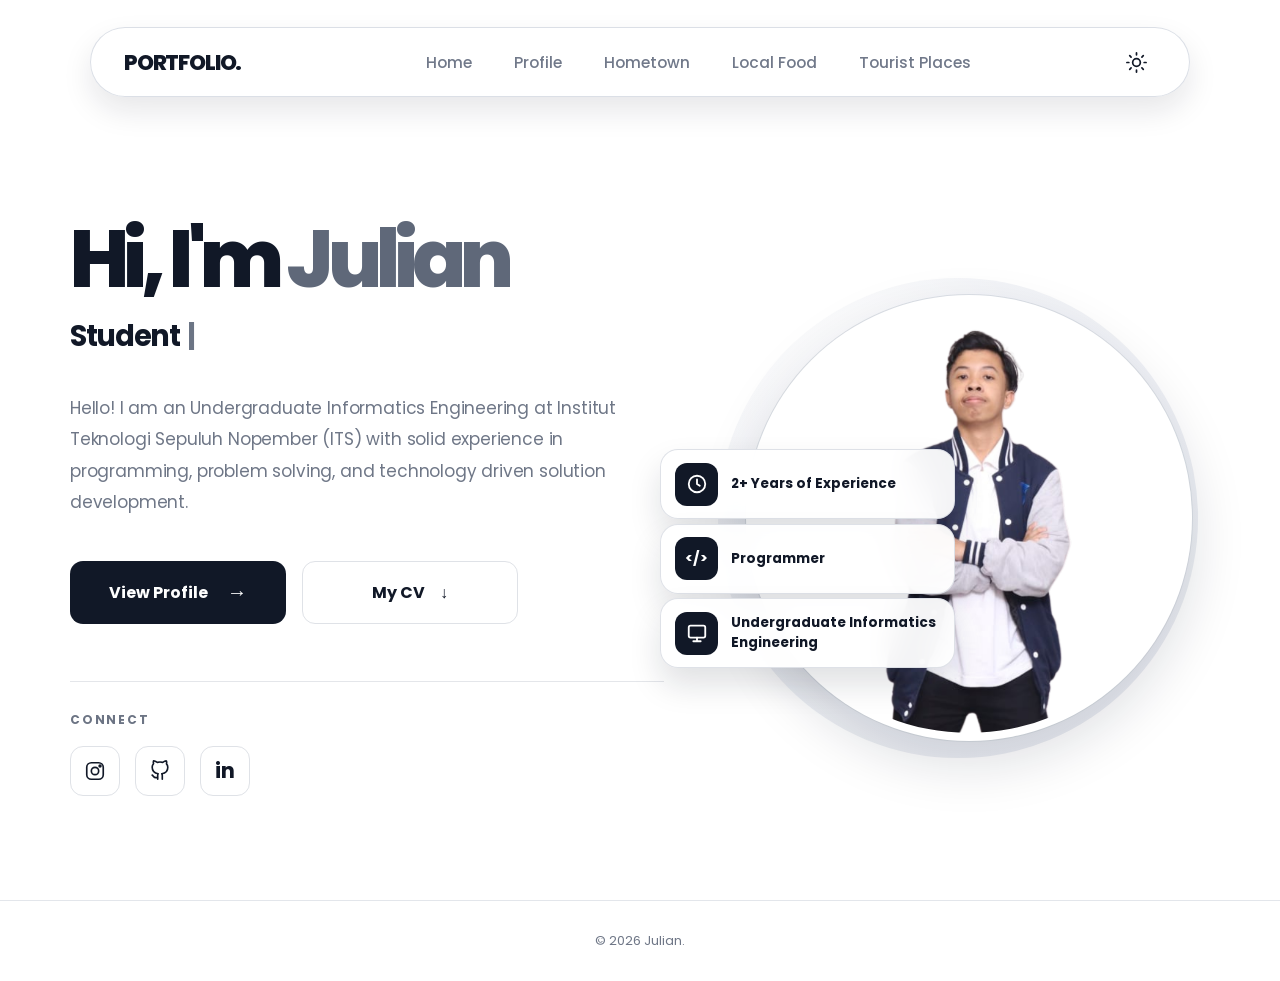
<file: semester-3/pweb/quiz-1/index.html>
<!DOCTYPE html>
<html lang="id">
<head>
    <meta charset="UTF-8">
    <meta name="viewport" content="width=device-width, initial-scale=1.0">
    <title>Julian | Homepage</title>
    <link rel="preconnect" href="https://fonts.googleapis.com">
    <link rel="preconnect" href="https://fonts.gstatic.com" crossorigin>
    <link href="https://fonts.googleapis.com/css2?family=Poppins:wght@400;500;600;700;800&display=swap" rel="stylesheet">
    <link rel="stylesheet" href="style.css">
</head>

<body>

<header class="site-header">
    <nav class="navbar">
        <a href="/quiz1/" class="brand">PORTFOLIO.</a>

        <div class="nav-links" id="navLinks">
            <a href="index.html" class="nav-link">Home</a>
            <a href="profile.html" class="nav-link">Profile</a>
            <a href="hometown.html" class="nav-link">Hometown</a>
            <a href="food.html" class="nav-link">Local Food</a>
            <a href="tourist.html" class="nav-link">Tourist Places</a>
        </div>

        <button class="theme-button" id="themeButton" aria-label="Ubah tema">
            <svg class="sun-icon" viewBox="0 0 24 24">
                <circle cx="12" cy="12" r="4"></circle>
                <path d="M12 2v2M12 20v2M4.93 4.93l1.42 1.42M17.65 17.65l1.42 1.42M2 12h2M20 12h2M4.93 19.07l1.42-1.42M17.65 6.35l1.42-1.42"></path>
            </svg>
        </button>

        <button class="hamburger" id="hamburger" aria-label="Buka menu">
            <span></span>
            <span></span>
            <span></span>
        </button>
    </nav>
</header>

<main>
    <section class="hero" id="home">
        <div class="hero-inner">
            <div class="hero-copy">
                <h1>
                    Hi, I'm <span>Julian</span>
                </h1>

                <div class="role-line">
                    <span id="typedRole"></span>
                    <span class="typing-cursor">|</span>
                </div>

                <p class="intro">
                    Hello! I am an Undergraduate Informatics Engineering at Institut Teknologi Sepuluh Nopember (ITS)
                    with solid experience in programming, problem solving, and technology driven solution development.
                </p>

                <div class="hero-actions">
                    <a href="profile.html" class="button primary">
                        <span>View Profile</span>
                        <span class="arrow">→</span>
                    </a>

                    <a href="https://drive.google.com/uc?export=download&id=1YQqfUahk7hrCaoN_8ORYMqxEIJFrypix" class="button secondary">
                        <span>My CV</span>
                        <span>↓</span>
                    </a>

                </div>
                <div class="connect">
                    <div class="connect-line"></div>
                    <p>CONNECT</p>
                    <div class="socials">
                        <a href="https://instagram.com/juliandc__"
                           aria-label="Instagram"
                           class="social">
                            <svg viewBox="0 0 24 24">
                                <rect x="3" y="3" width="18" height="18" rx="5"></rect>
                                <circle cx="12" cy="12" r="4"></circle>
                                <circle cx="17.5" cy="6.5" r="1"></circle>
                            </svg>
                        </a>

                        <a href="https://github.com/juliandacp"
                           aria-label="GitHub"
                           class="social">
                            <svg viewBox="0 0 24 24">
                                <path d="M9 19c-4 1.3-4-2-5.5-2.5M14.5 21v-3.5c0-1 .1-1.5-.5-2.5 3.2-.35 6.5-1.55 6.5-7a5.45 5.45 0 0 0-1.45-3.8A5.05 5.05 0 0 0 19 1.1S17.8.7 15 2.55a13.6 13.6 0 0 0-6 0C6.2.7 5 .95 5 .95a5.05 5.05 0 0 0-.05 3.1A5.45 5.45 0 0 0 3.5 8c0 5.4 3.3 6.6 6.5 7-.6.8-.6 1.5-.5 2.5V21"></path>
                            </svg>
                        </a>

                        <a href="https:/linkedin.com/in/juliandacp"
                           aria-label="LinkedIn"
                           class="social linkedin">in
                        </a>
                    </div>
                </div>
            </div>

            <div class="hero-art">
                <div class="glow-circle"></div>
                <div class="portrait-ring">
                    <img src="assets/profile.png" alt="Julianda Caesar Prakoso">
                </div>

                <div class="floating-info info-one">
                    <div class="info-icon clock">
                        <svg viewBox="0 0 24 24">
                            <circle cx="12" cy="12" r="9"></circle>
                            <path d="M12 7v5l3 2"></path>
                        </svg>
                    </div>
                    <span> 2+ Years of Experience </span>
                </div>

                <div class="floating-info info-two">
                    <div class="info-icon code"> &lt;/&gt; </div>
                    <span> Programmer </span>
                </div>

                <div class="floating-info info-three">
                    <div class="info-icon monitor">
                        <svg viewBox="0 0 24 24">
                            <rect x="3" y="4" width="18" height="13" rx="2"></rect>
                            <path d="M8 21h8M12 17v4"></path>
                        </svg>
                    </div>
                    <span> Undergraduate Informatics Engineering </span>
                </div>
            </div>
        </div>
    </section>
</main>

<footer>
    © <span id="year"></span> Julian.
</footer>

<script src="script.js"></script>

</body>
</html>
</file>
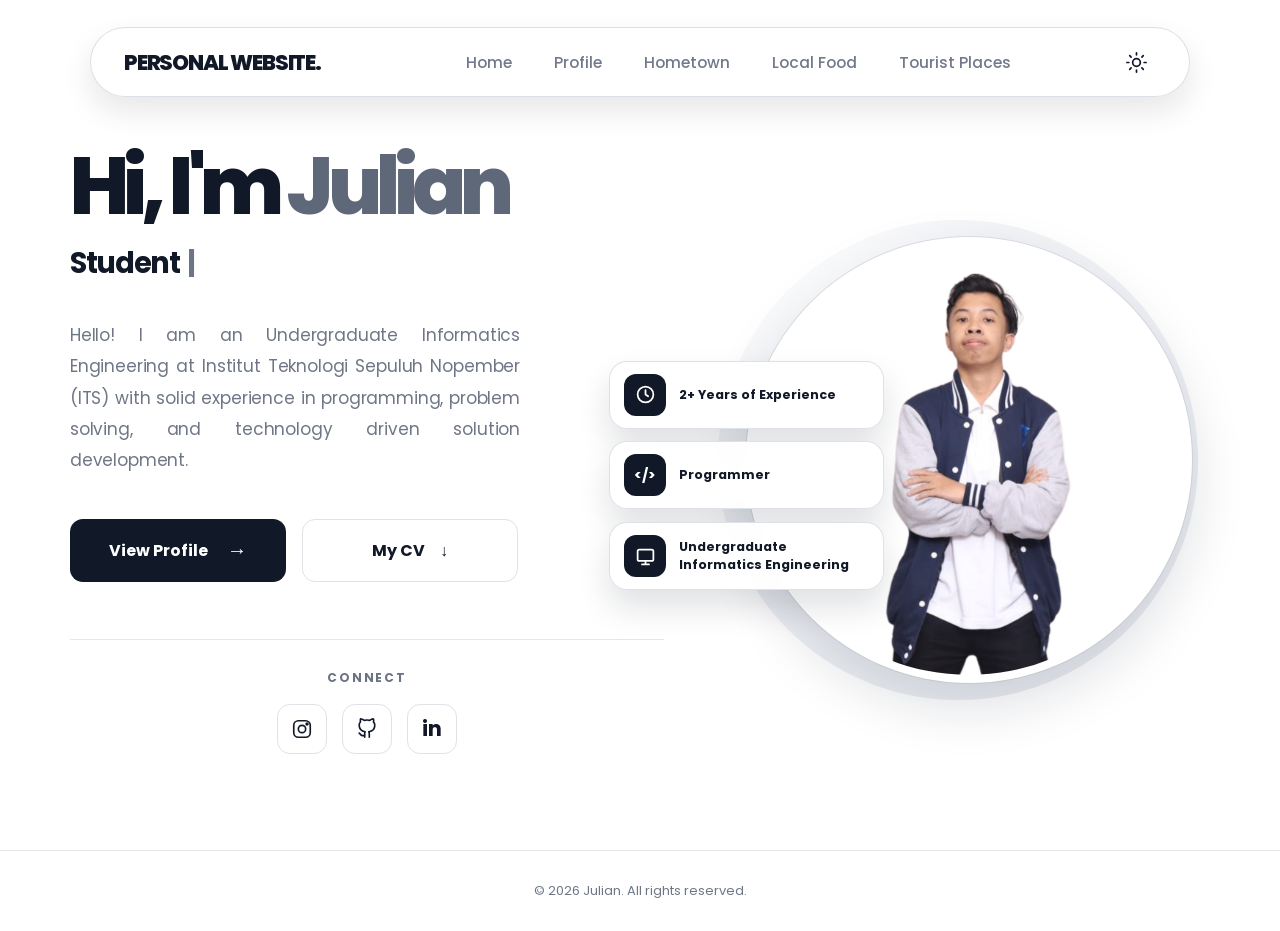
<file: semester-3/pweb/quiz1/index.html>
<!DOCTYPE html>
<html lang="id">
<head>
    <meta charset="UTF-8">
    <meta name="viewport" content="width=device-width, initial-scale=1.0">
    <title>Julian | Homepage</title>
    <link rel="preconnect" href="https://fonts.googleapis.com">
    <link rel="preconnect" href="https://fonts.gstatic.com" crossorigin>
    <link href="https://fonts.googleapis.com/css2?family=Poppins:wght@400;500;600;700;800&display=swap" rel="stylesheet">
    <link rel="stylesheet" href="style.css">
</head>

<body>

<header class="site-header">
    <nav class="navbar">
        <a href="/quiz1/" class="brand">PERSONAL WEBSITE.</a>

        <div class="nav-links" id="navLinks">
            <a href="/quiz1/" class="nav-link">Home</a>
            <a href="/quiz1/profile" class="nav-link">Profile</a>
            <a href="/quiz1/hometown" class="nav-link">Hometown</a>
            <a href="/quiz1/food" class="nav-link">Local Food</a>
            <a href="/quiz1/tourist" class="nav-link">Tourist Places</a>
        </div>

        <button class="theme-button" id="themeButton" aria-label="Ubah tema">
            <svg class="sun-icon" viewBox="0 0 24 24">
                <circle cx="12" cy="12" r="4"></circle>
                <path d="M12 2v2M12 20v2M4.93 4.93l1.42 1.42M17.65 17.65l1.42 1.42M2 12h2M20 12h2M4.93 19.07l1.42-1.42M17.65 6.35l1.42-1.42"></path>
            </svg>
        </button>

        <button class="hamburger" id="hamburger" aria-label="Buka menu">
            <span></span>
            <span></span>
            <span></span>
        </button>
    </nav>
</header>

<main>
    <section class="hero" id="home">
        <div class="hero-inner">
            <div class="hero-copy">
                <h1>
                    Hi, I'm <span>Julian</span>
                </h1>

                <div class="role-line">
                    <span id="typedRole"></span>
                    <span class="typing-cursor">|</span>
                </div>

                <p class="intro">
                    Hello! I am an Undergraduate Informatics Engineering at Institut Teknologi Sepuluh Nopember (ITS)
                    with solid experience in programming, problem solving, and technology driven solution development.
                </p>

                <div class="hero-actions">
                    <a href="/quiz1/profile" class="button primary">
                        <span>View Profile</span>
                        <span class="arrow">→</span>
                    </a>

                    <a href="https://drive.google.com/uc?export=download&id=1YQqfUahk7hrCaoN_8ORYMqxEIJFrypix" class="button secondary">
                        <span>My CV</span>
                        <span>↓</span>
                    </a>

                </div>
                <div class="connect">
                    <div class="connect-line"></div>
                    <p>CONNECT</p>
                    <div class="socials">
                        <a href="https://instagram.com/juliandc__"
                           aria-label="Instagram"
                           class="social">
                            <svg viewBox="0 0 24 24">
                                <rect x="3" y="3" width="18" height="18" rx="5"></rect>
                                <circle cx="12" cy="12" r="4"></circle>
                                <circle cx="17.5" cy="6.5" r="1"></circle>
                            </svg>
                        </a>

                        <a href="https://github.com/juliandacp"
                           aria-label="GitHub"
                           class="social">
                            <svg viewBox="0 0 24 24">
                                <path d="M9 19c-4 1.3-4-2-5.5-2.5M14.5 21v-3.5c0-1 .1-1.5-.5-2.5 3.2-.35 6.5-1.55 6.5-7a5.45 5.45 0 0 0-1.45-3.8A5.05 5.05 0 0 0 19 1.1S17.8.7 15 2.55a13.6 13.6 0 0 0-6 0C6.2.7 5 .95 5 .95a5.05 5.05 0 0 0-.05 3.1A5.45 5.45 0 0 0 3.5 8c0 5.4 3.3 6.6 6.5 7-.6.8-.6 1.5-.5 2.5V21"></path>
                            </svg>
                        </a>

                        <a href="https://linkedin.com/in/juliandacp"
                           aria-label="LinkedIn"
                           class="social linkedin">in
                        </a>
                    </div>
                </div>
            </div>

            <div class="hero-art">
                <div class="portrait-stage">
                    <div class="glow-circle"></div>
                    <div class="portrait-ring">
                        <img src="assets/profile.png" alt="Julianda Caesar Prakoso">
                    </div>
                </div>

                <div class="floating-info info-one">
                    <div class="info-icon clock">
                        <svg viewBox="0 0 24 24">
                            <circle cx="12" cy="12" r="9"></circle>
                            <path d="M12 7v5l3 2"></path>
                        </svg>
                    </div>
                    <span> 2+ Years of Experience </span>
                </div>

                <div class="floating-info info-two">
                    <div class="info-icon code"> &lt;/&gt; </div>
                    <span> Programmer </span>
                </div>

                <div class="floating-info info-three">
                    <div class="info-icon monitor">
                        <svg viewBox="0 0 24 24">
                            <rect x="3" y="4" width="18" height="13" rx="2"></rect>
                            <path d="M8 21h8M12 17v4"></path>
                        </svg>
                    </div>
                    <span> Undergraduate Informatics Engineering </span>
                </div>
            </div>
        </div>
    </section>
</main>

<footer>
    © <span id="year"></span> Julian. All rights reserved.
</footer>

<script src="script.js"></script>

</body>
</html>
</file>
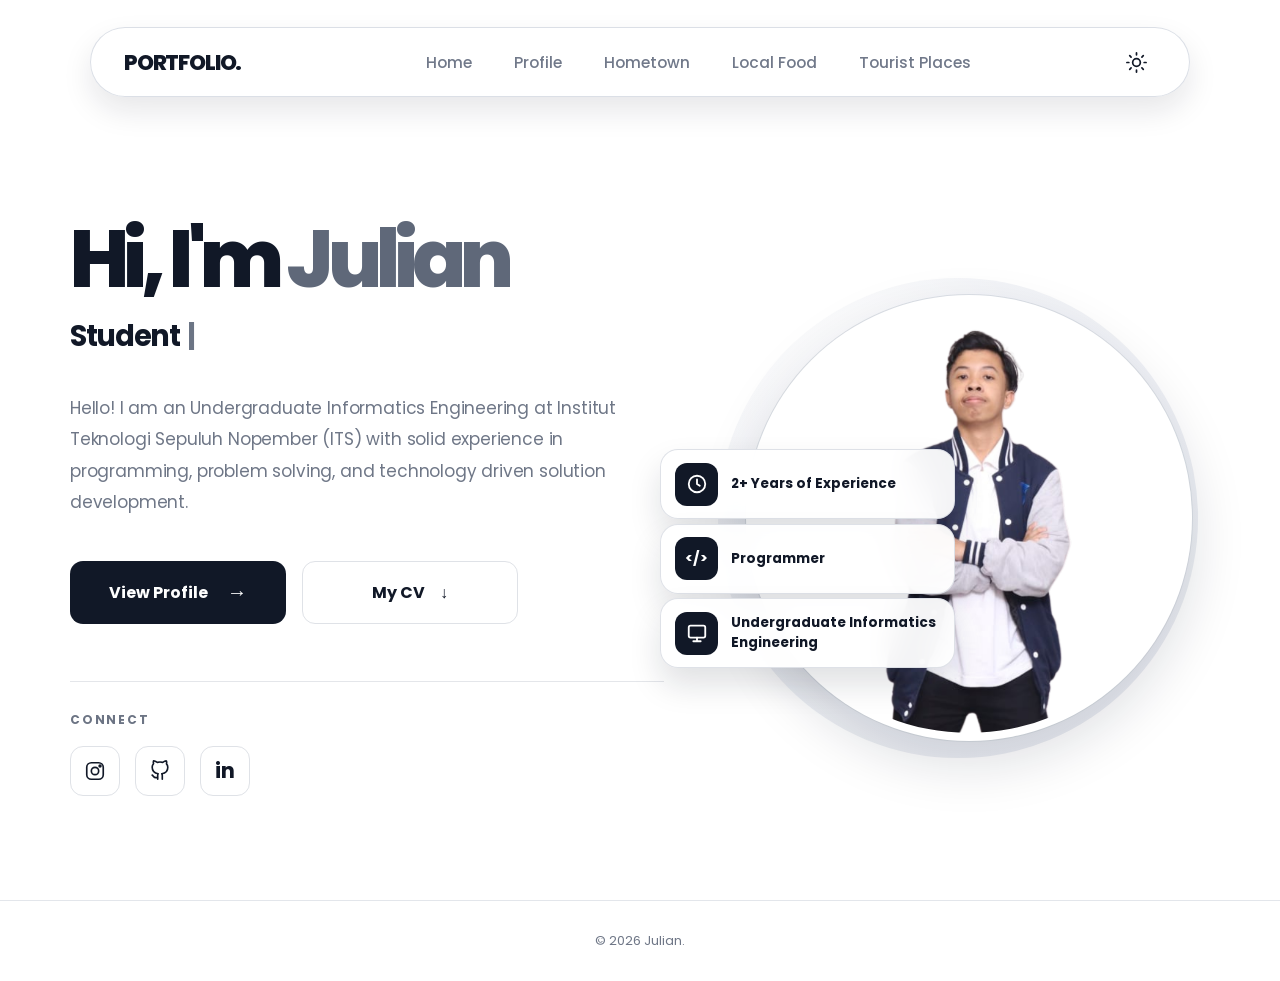
<file: semester-3/pweb/quiz1/quiz1/index.html>
<!DOCTYPE html>
<html lang="id">
<head>
    <meta charset="UTF-8">
    <meta name="viewport" content="width=device-width, initial-scale=1.0">
    <title>Julian | Homepage</title>
    <link rel="preconnect" href="https://fonts.googleapis.com">
    <link rel="preconnect" href="https://fonts.gstatic.com" crossorigin>
    <link href="https://fonts.googleapis.com/css2?family=Poppins:wght@400;500;600;700;800&display=swap" rel="stylesheet">
    <link rel="stylesheet" href="style.css">
</head>

<body>

<header class="site-header">
    <nav class="navbar">
        <a href="/quiz1/" class="brand">PORTFOLIO.</a>

        <div class="nav-links" id="navLinks">
            <a href="/quiz1/" class="nav-link">Home</a>
            <a href="/quiz1/profile" class="nav-link">Profile</a>
            <a href="/quiz1/hometown" class="nav-link">Hometown</a>
            <a href="/quiz1/food" class="nav-link">Local Food</a>
            <a href="/quiz1/tourist" class="nav-link">Tourist Places</a>
        </div>

        <button class="theme-button" id="themeButton" aria-label="Ubah tema">
            <svg class="sun-icon" viewBox="0 0 24 24">
                <circle cx="12" cy="12" r="4"></circle>
                <path d="M12 2v2M12 20v2M4.93 4.93l1.42 1.42M17.65 17.65l1.42 1.42M2 12h2M20 12h2M4.93 19.07l1.42-1.42M17.65 6.35l1.42-1.42"></path>
            </svg>
        </button>

        <button class="hamburger" id="hamburger" aria-label="Buka menu">
            <span></span>
            <span></span>
            <span></span>
        </button>
    </nav>
</header>

<main>
    <section class="hero" id="home">
        <div class="hero-inner">
            <div class="hero-copy">
                <h1>
                    Hi, I'm <span>Julian</span>
                </h1>

                <div class="role-line">
                    <span id="typedRole"></span>
                    <span class="typing-cursor">|</span>
                </div>

                <p class="intro">
                    Hello! I am an Undergraduate Informatics Engineering at Institut Teknologi Sepuluh Nopember (ITS)
                    with solid experience in programming, problem solving, and technology driven solution development.
                </p>

                <div class="hero-actions">
                    <a href="/quiz1/profile" class="button primary">
                        <span>View Profile</span>
                        <span class="arrow">→</span>
                    </a>

                    <a href="https://drive.google.com/uc?export=download&id=1YQqfUahk7hrCaoN_8ORYMqxEIJFrypix" class="button secondary">
                        <span>My CV</span>
                        <span>↓</span>
                    </a>

                </div>
                <div class="connect">
                    <div class="connect-line"></div>
                    <p>CONNECT</p>
                    <div class="socials">
                        <a href="https://instagram.com/juliandc__"
                           aria-label="Instagram"
                           class="social">
                            <svg viewBox="0 0 24 24">
                                <rect x="3" y="3" width="18" height="18" rx="5"></rect>
                                <circle cx="12" cy="12" r="4"></circle>
                                <circle cx="17.5" cy="6.5" r="1"></circle>
                            </svg>
                        </a>

                        <a href="https://github.com/juliandacp"
                           aria-label="GitHub"
                           class="social">
                            <svg viewBox="0 0 24 24">
                                <path d="M9 19c-4 1.3-4-2-5.5-2.5M14.5 21v-3.5c0-1 .1-1.5-.5-2.5 3.2-.35 6.5-1.55 6.5-7a5.45 5.45 0 0 0-1.45-3.8A5.05 5.05 0 0 0 19 1.1S17.8.7 15 2.55a13.6 13.6 0 0 0-6 0C6.2.7 5 .95 5 .95a5.05 5.05 0 0 0-.05 3.1A5.45 5.45 0 0 0 3.5 8c0 5.4 3.3 6.6 6.5 7-.6.8-.6 1.5-.5 2.5V21"></path>
                            </svg>
                        </a>

                        <a href="https:/linkedin.com/in/juliandacp"
                           aria-label="LinkedIn"
                           class="social linkedin">in
                        </a>
                    </div>
                </div>
            </div>

            <div class="hero-art">
                <div class="glow-circle"></div>
                <div class="portrait-ring">
                    <img src="assets/profile.png" alt="Julianda Caesar Prakoso">
                </div>

                <div class="floating-info info-one">
                    <div class="info-icon clock">
                        <svg viewBox="0 0 24 24">
                            <circle cx="12" cy="12" r="9"></circle>
                            <path d="M12 7v5l3 2"></path>
                        </svg>
                    </div>
                    <span> 2+ Years of Experience </span>
                </div>

                <div class="floating-info info-two">
                    <div class="info-icon code"> &lt;/&gt; </div>
                    <span> Programmer </span>
                </div>

                <div class="floating-info info-three">
                    <div class="info-icon monitor">
                        <svg viewBox="0 0 24 24">
                            <rect x="3" y="4" width="18" height="13" rx="2"></rect>
                            <path d="M8 21h8M12 17v4"></path>
                        </svg>
                    </div>
                    <span> Undergraduate Informatics Engineering </span>
                </div>
            </div>
        </div>
    </section>
</main>

<footer>
    © <span id="year"></span> Julian.
</footer>

<script src="script.js"></script>

</body>
</html>
</file>
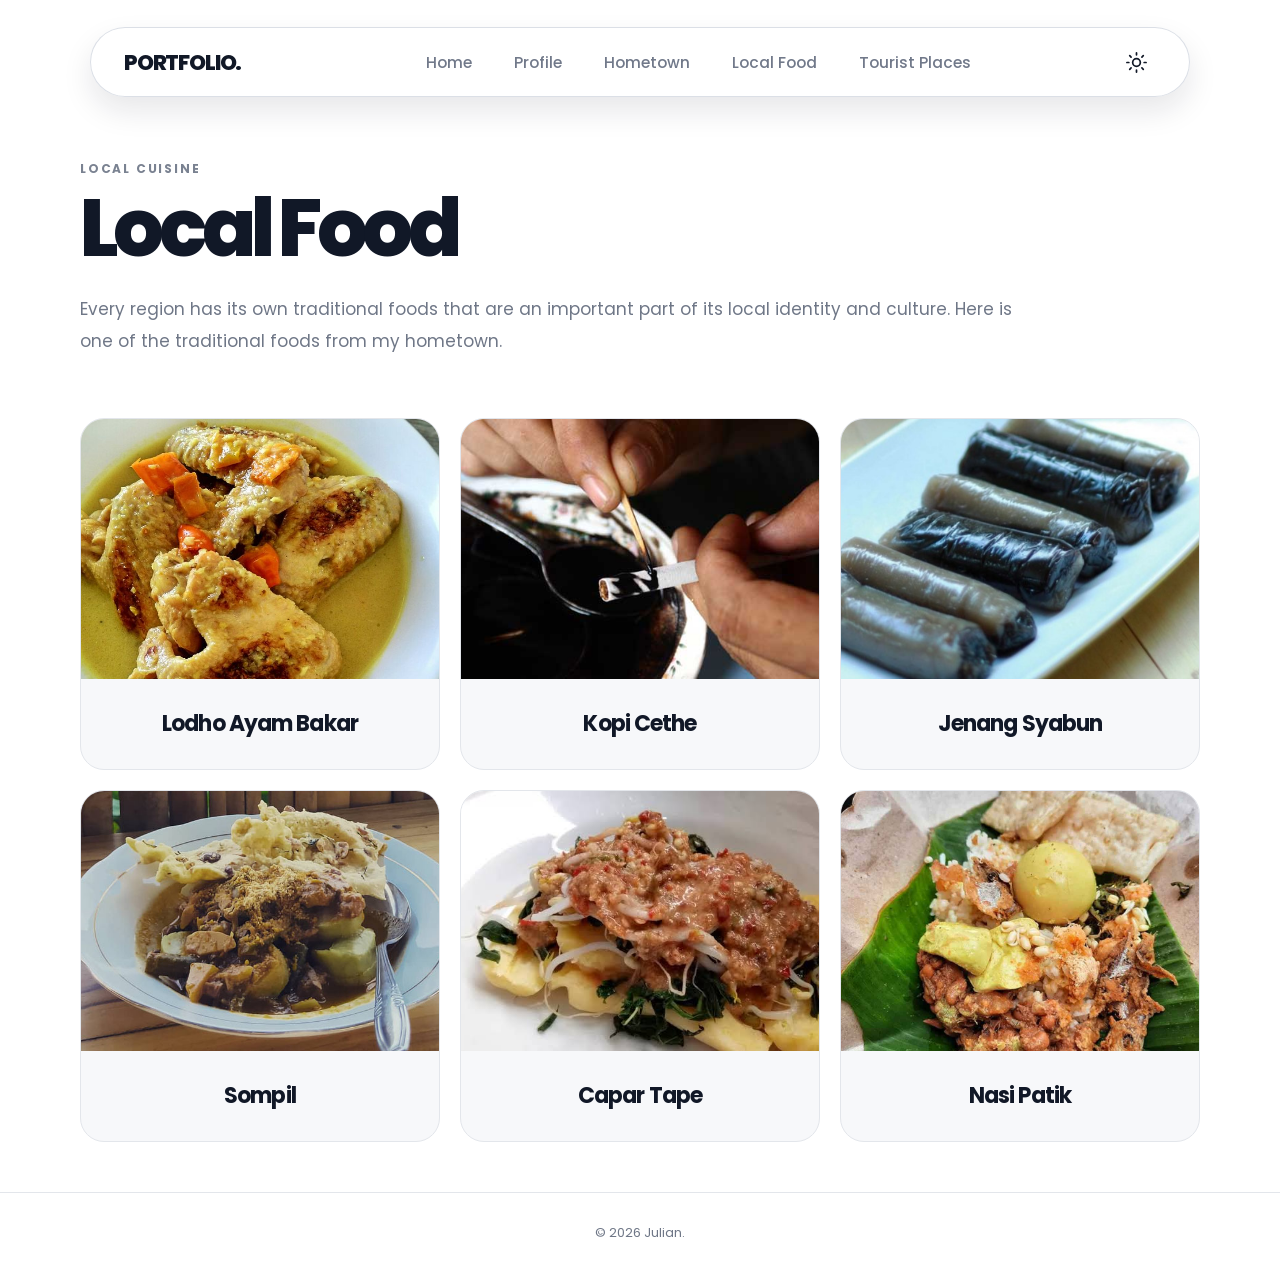
<file: semester-3/pweb/quiz-1/food.html>
<!DOCTYPE html>
<html lang="id">
<head>
    <meta charset="UTF-8">
    <meta name="viewport" content="width=device-width, initial-scale=1.0">
    <title>Julian | Local Food</title>
    <link rel="preconnect" href="https://fonts.googleapis.com">
    <link rel="preconnect" href="https://fonts.gstatic.com" crossorigin>
    <link href="https://fonts.googleapis.com/css2?family=Poppins:wght@400;500;600;700;800&display=swap" rel="stylesheet">
    <link rel="stylesheet" href="style.css">
</head>

<body>

<header class="site-header">
    <nav class="navbar">
        <a href="/quiz1/" class="brand">PORTFOLIO.</a>

        <div class="nav-links" id="navLinks">
            <a href="index.html" class="nav-link">Home</a>
            <a href="profile.html" class="nav-link">Profile</a>
            <a href="hometown.html" class="nav-link">Hometown</a>
            <a href="food.html" class="nav-link">Local Food</a>
            <a href="tourist.html" class="nav-link">Tourist Places</a>
        </div>

        <button class="theme-button" id="themeButton">
            <svg viewBox="0 0 24 24">
                <circle cx="12" cy="12" r="4"></circle>
                <path d="M12 2v2M12 20v2M4.93 4.93l1.42 1.42M17.65 17.65l1.42 1.42M2 12h2M20 12h2M4.93 19.07l1.42-1.42M17.65 6.35l1.42-1.42"></path>
            </svg>
        </button>

        <button class="hamburger" id="hamburger">
            <span></span>
            <span></span>
            <span></span>
        </button>
    </nav>
</header>


<main>
    <section class="section page-section">
        <div class="section-inner">
            <div class="section-label">LOCAL CUISINE</div>
            <h1 class="page-title">Local Food</h1>

            <p class="page-intro">
                Every region has its own traditional foods that are an 
                important part of its local identity and culture. Here 
                is one of the traditional foods from my hometown.
            </p>

            <div class="food-grid">
                <article class="food-card">
                    <img src="assets/food/lodho-ayam-bakar.jpg" alt="Lodho Ayam Bakar">
                    <div class="food-card-content">
                        <h2>Lodho Ayam Bakar</h2>
                    </div>
                </article>

                <article class="food-card">
                    <img src="assets/food/kopi-cethe.jpg" alt="Kopi Cethe">
                    <div class="food-card-content">
                        <h2>Kopi Cethe</h2>
                    </div>
                </article>

                <article class="food-card">
                    <img src="assets/food/jenang-syabun.png" alt="Jenang Syabun">
                    <div class="food-card-content">
                        <h2>Jenang Syabun</h2>
                    </div>
                </article>

                <article class="food-card">
                    <img src="assets/food/sompil.jpg" alt="Sompil">
                    <div class="food-card-content">
                        <h2>Sompil</h2>
                    </div>
                </article>

                <article class="food-card">
                    <img src="assets/food/capar-tape.jpeg" alt="Capar Tape">
                    <div class="food-card-content">
                        <h2>Capar Tape</h2>
                    </div>
                </article>

                <article class="food-card">
                    <img src="assets/food/nasi-patik.jpg" alt="Nasi Patik">
                    <div class="food-card-content">
                        <h2>Nasi Patik</h2>
                    </div>
                </article>
            </div>
        </div>
    </section>
</main>

<footer>
    © <span id="year"></span> Julian.
</footer>

<script src="script.js"></script>

</body>
</html>
</file>
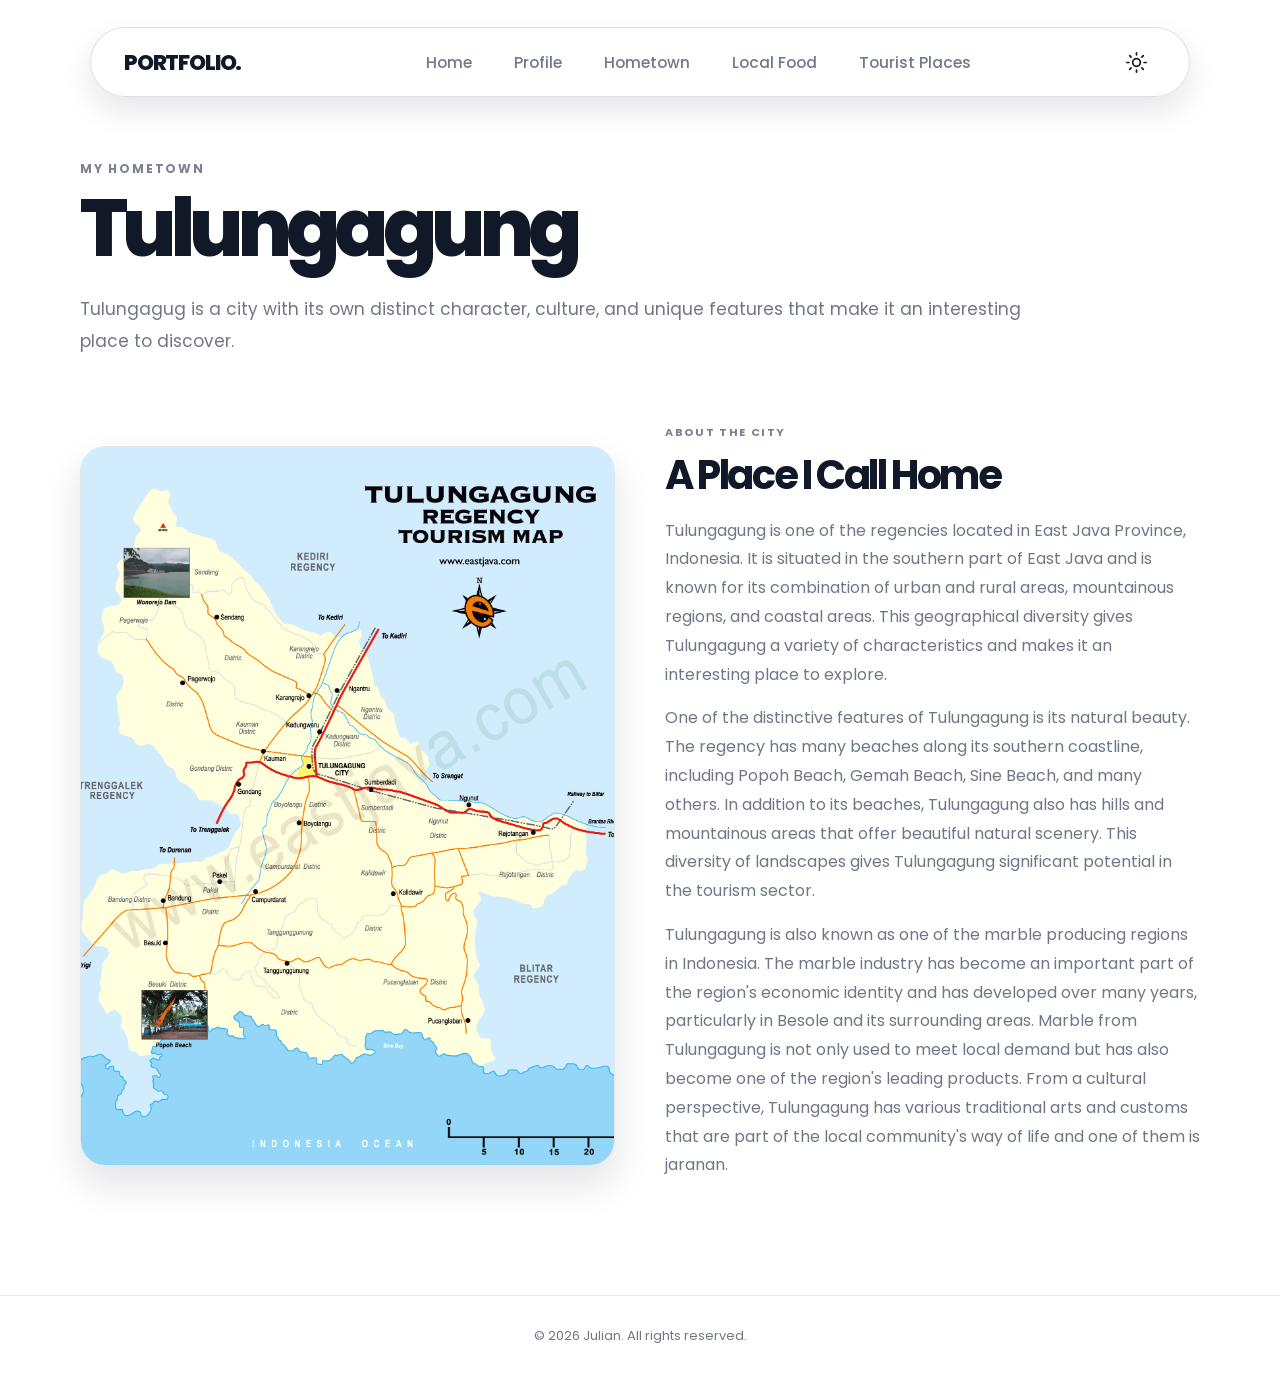
<file: semester-3/pweb/quiz-1/hometown.html>
<!DOCTYPE html>
<html lang="id">
<head>
    <meta charset="UTF-8">
    <meta name="viewport" content="width=device-width, initial-scale=1.0">
    <title>Julian | Hometown</title>
    <link rel="preconnect" href="https://fonts.googleapis.com">
    <link rel="preconnect" href="https://fonts.gstatic.com" crossorigin>
    <link href="https://fonts.googleapis.com/css2?family=Poppins:wght@400;500;600;700;800&display=swap" rel="stylesheet">
    <link rel="stylesheet" href="style.css">
</head>

<body>

<header class="site-header">
    <nav class="navbar">
        <a href="/quiz1/" class="brand">PORTFOLIO.</a>

    <div class="nav-links" id="navLinks">
        <a href="index.html" class="nav-link">Home</a>
        <a href="profile.html" class="nav-link">Profile</a>
        <a href="hometown.html" class="nav-link">Hometown</a>
        <a href="food.html" class="nav-link">Local Food</a>
        <a href="tourist.html" class="nav-link">Tourist Places</a>
    </div>

        <button class="theme-button" id="themeButton">
            <svg viewBox="0 0 24 24">
                <circle cx="12" cy="12" r="4"></circle>
                <path d="M12 2v2M12 20v2M4.93 4.93l1.42 1.42M17.65 17.65l1.42 1.42M2 12h2M20 12h2M4.93 19.07l1.42-1.42M17.65 6.35l1.42-1.42"></path>
            </svg>
        </button>

        <button class="hamburger" id="hamburger">
            <span></span>
            <span></span>
            <span></span>
        </button>
    </nav>
</header>


<main>
    <section class="section page-section">
        <div class="section-inner">
            <div class="section-label">MY HOMETOWN</div>
            <h1 class="page-title">Tulungagung</h1>

            <p class="page-intro">
                Tulungagug is a city with its own distinct character,
                culture, and unique features that make it an interesting
                place to discover.
            </p>

            <div class="hometown-feature">
                <div class="hometown-visual">
                    <img src="assets/hometown/tulungagung_map.png" alt="Peta Tulungagung">
                </div>

                <div class="hometown-content">
                    <span class="mini-label">ABOUT THE CITY</span>
                    <h2>A Place I Call Home</h2>
                    <p>
                        Tulungagung is one of the regencies located in East Java Province,
                        Indonesia. It is situated in the southern part of East Java and is known for its
                        combination of urban and rural areas, mountainous regions, and coastal
                        areas. This geographical diversity gives Tulungagung a variety of
                        characteristics and makes it an interesting place to explore.
                    </p>

                    <p>
                        One of the distinctive features of Tulungagung is its natural beauty. The
                        regency has many beaches along its southern coastline, including Popoh
                        Beach, Gemah Beach, Sine Beach, and many others. In addition to its
                        beaches, Tulungagung also has hills and mountainous areas that offer
                        beautiful natural scenery. This diversity of landscapes gives Tulungagung
                        significant potential in the tourism sector.
                    </p>

                    <p>
                        Tulungagung is also known as one of the marble producing regions in
                        Indonesia. The marble industry has become an important part of the
                        region's economic identity and has developed over many years, particularly
                        in Besole and its surrounding areas. Marble from Tulungagung is not only used 
                        to meet local demand but has also become one of the region's leading products. 
                        From a cultural perspective, Tulungagung has various traditional arts 
                        and customs that are part of the local community's way of life and one of them is jaranan.
                    </p>
                </div>
            </div>
        </div>
    </section>
</main>

<footer>
    © <span id="year"></span> Julian. All rights reserved.
</footer>

<script src="script.js"></script>

</body>
</html>
</file>
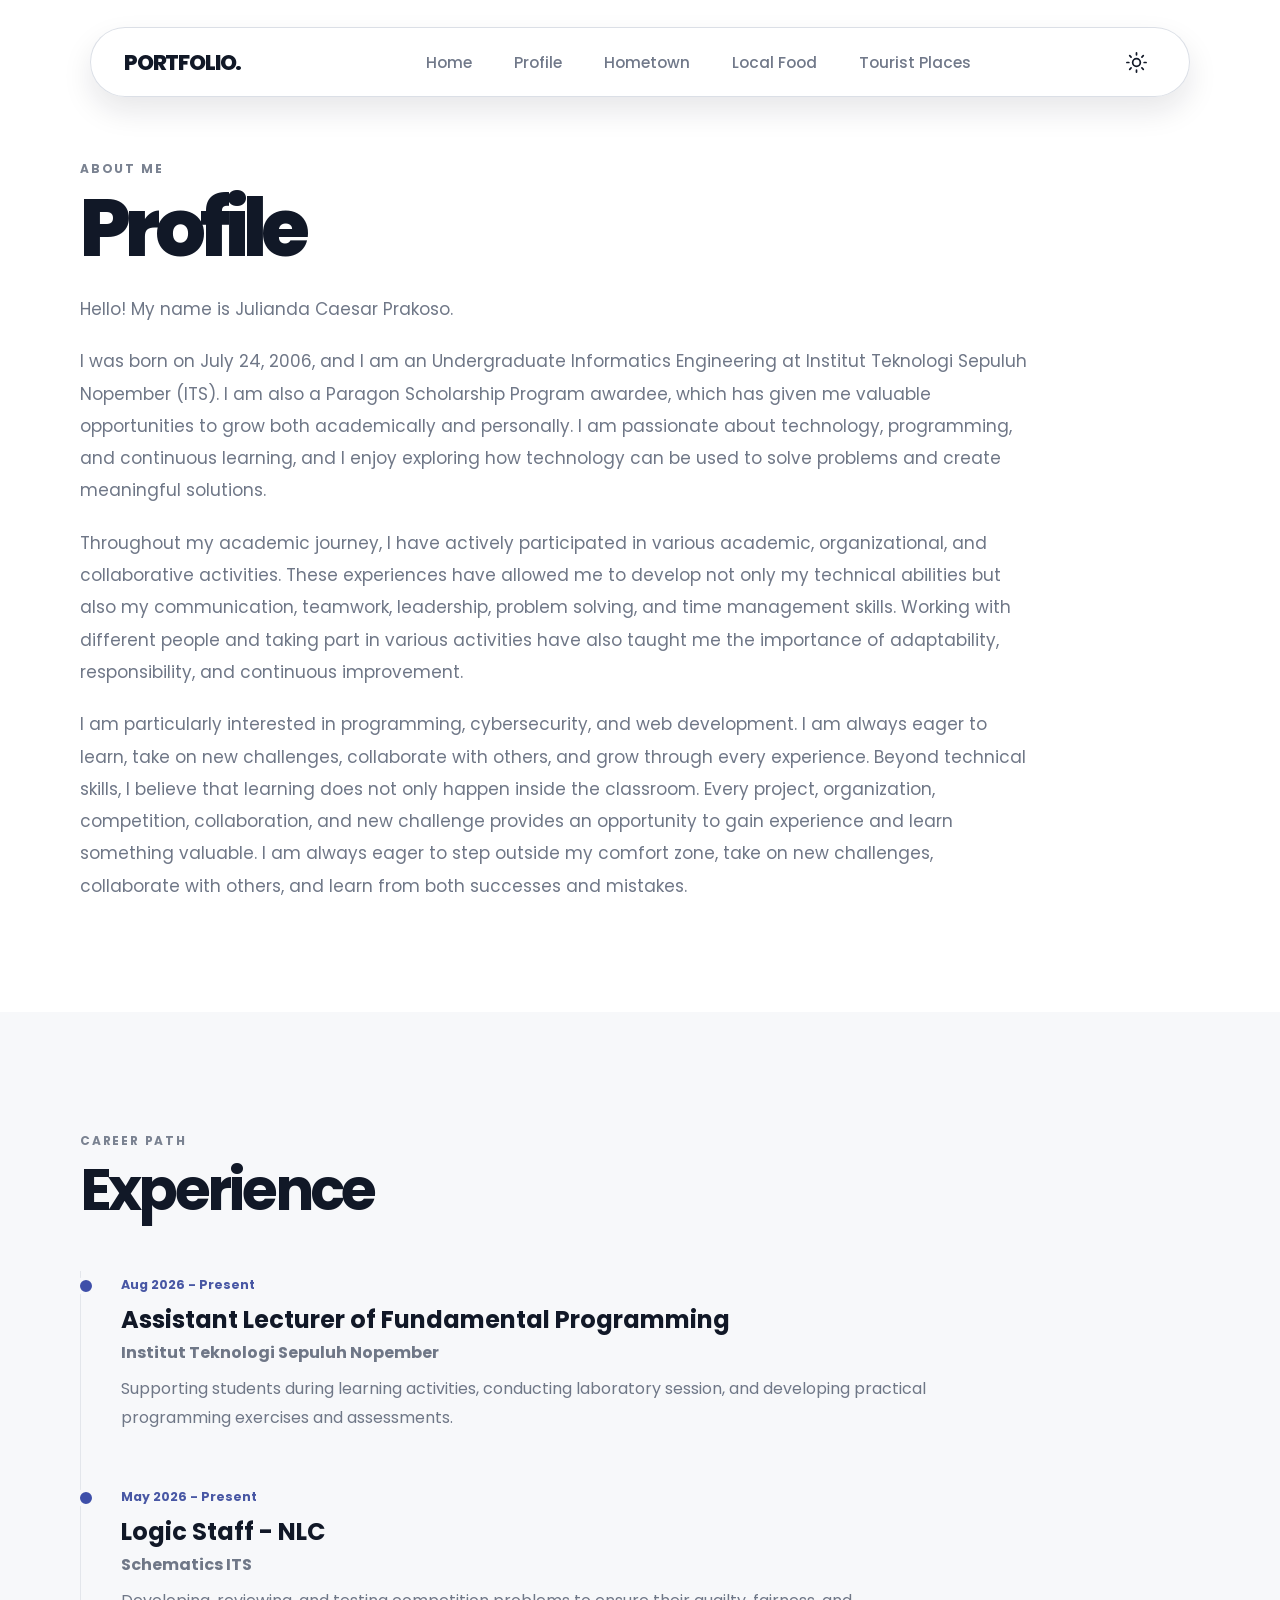
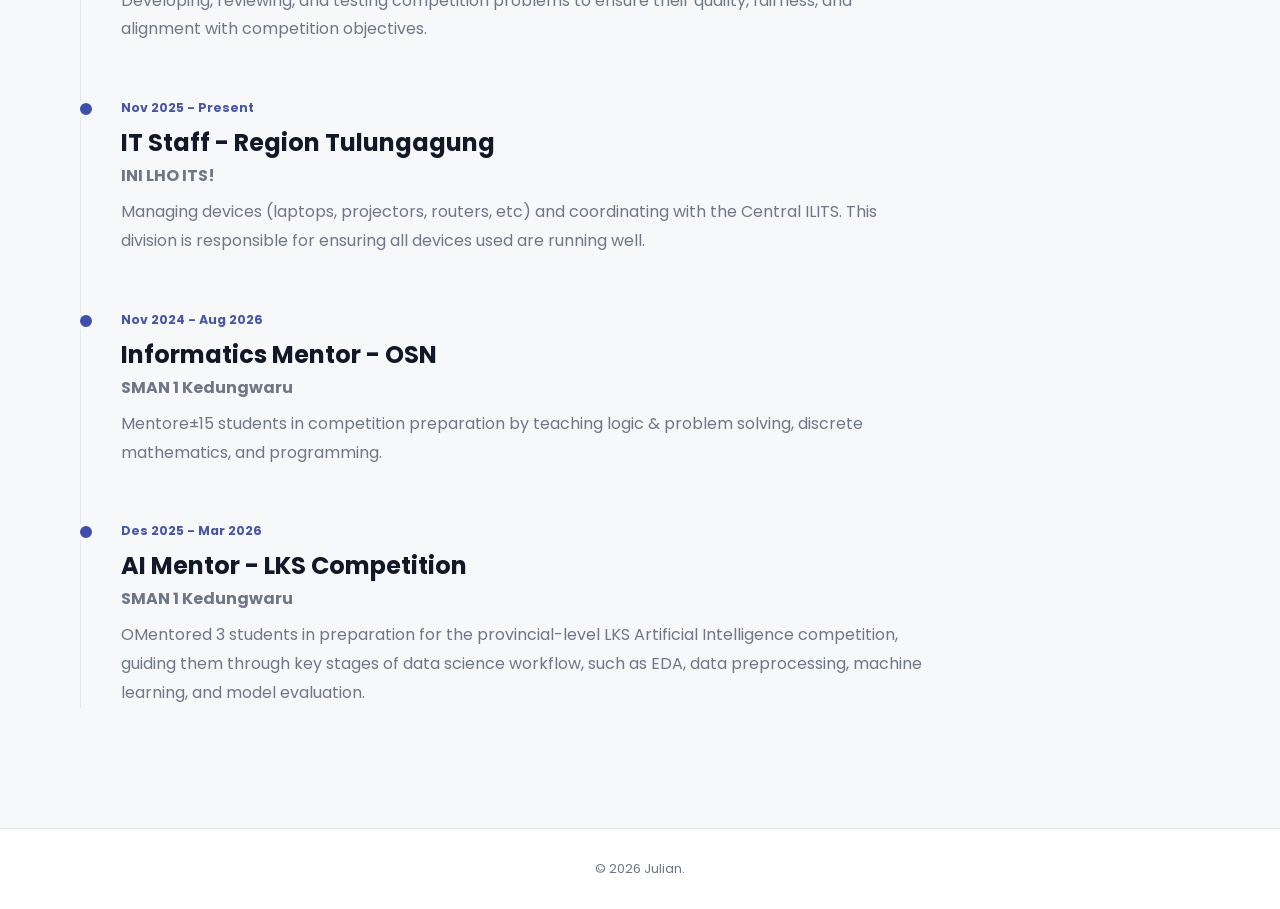
<file: semester-3/pweb/quiz-1/profile.html>
<!DOCTYPE html>
<html lang="id">
<head>
    <meta charset="UTF-8">
    <meta name="viewport" content="width=device-width, initial-scale=1.0">
    <title>Julian | Profile</title>
    <link rel="preconnect" href="https://fonts.googleapis.com">
    <link rel="preconnect" href="https://fonts.gstatic.com" crossorigin>
    <link href="https://fonts.googleapis.com/css2?family=Poppins:wght@400;500;600;700;800&display=swap" rel="stylesheet">
    <link rel="stylesheet" href="style.css">
</head>

<body>

<header class="site-header">
    <nav class="navbar">
        <a href="/quiz1/" class="brand">PORTFOLIO.</a>

    <div class="nav-links" id="navLinks">
        <a href="index.html" class="nav-link">Home</a>
        <a href="profile.html" class="nav-link">Profile</a>
        <a href="hometown.html" class="nav-link">Hometown</a>
        <a href="food.html" class="nav-link">Local Food</a>
        <a href="tourist.html" class="nav-link">Tourist Places</a>
    </div>

        <button class="theme-button" id="themeButton" aria-label="Ubah tema">
            <svg viewBox="0 0 24 24">
                <circle cx="12" cy="12" r="4"></circle>
                <path d="M12 2v2M12 20v2M4.93 4.93l1.42 1.42M17.65 17.65l1.42 1.42M2 12h2M20 12h2M4.93 19.07l1.42-1.42M17.65 6.35l1.42-1.42"></path>
            </svg>
        </button>

        <button class="hamburger" id="hamburger" aria-label="Buka menu">
            <span></span>
            <span></span>
            <span></span>
        </button>
    </nav>
</header>

<main>
    <section class="section page-section">
        <div class="section-inner">
            <div class="section-label">
                ABOUT ME
            </div>
            <h1 class="page-title">
                Profile
            </h1>
            <div class="page-intro">
                <p>
                    Hello! My name is Julianda Caesar Prakoso.
                </p>

                <p>
                    I was born on July 24, 2006, and I am an Undergraduate
                    Informatics Engineering at Institut Teknologi
                    Sepuluh Nopember (ITS). I am also a Paragon Scholarship
                    Program awardee, which has given me valuable opportunities
                    to grow both academically and personally. I am passionate 
                    about technology, programming, and continuous learning, and 
                    I enjoy exploring how technology can be used to solve problems 
                    and create meaningful solutions.
                </p>

                <p>
                    Throughout my academic journey, I have actively participated in 
                    various academic, organizational, and collaborative activities. 
                    These experiences have allowed me to develop not only my technical 
                    abilities but also my communication, teamwork, leadership, problem
                    solving, and time management skills. Working with different people 
                    and taking part in various activities have also taught me the importance 
                    of adaptability, responsibility, and continuous improvement.
                </p>

                <p>
                    I am particularly interested in programming, cybersecurity, and web 
                    development. I am always eager to learn, take on new challenges, collaborate
                    with others, and grow through every experience. Beyond technical skills, I 
                    believe that learning does not only happen inside the classroom. Every project, 
                    organization, competition, collaboration, and new challenge provides an opportunity 
                    to gain experience and learn something valuable. I am always eager to step outside 
                    my comfort zone, take on new challenges, collaborate with others, and learn from 
                    both successes and mistakes.
                </p>                
            </div>
        </div>
    </section>

    <section class="section experience" id="experience">
        <div class="section-inner">
            <div class="section-label"> CAREER PATH </div>
            <h2> Experience </h2>

            <div class="timeline">
                <article class="timeline-item">
                    <span class="timeline-date"> Aug 2026 - Present </span>
                    <h3> Assistant Lecturer of Fundamental Programming </h3>
                    <h4> Institut Teknologi Sepuluh Nopember </h4>
                    <p>
                        Supporting students during learning activities,
                        conducting laboratory session, and developing
                        practical programming exercises and assessments.
                    </p>
                </article>

                <article class="timeline-item">
                    <span class="timeline-date"> May 2026 - Present </span>
                    <h3> Logic Staff - NLC </h3>
                    <h4> Schematics ITS </h4>
                    <p>
                        Developing, reviewing, and testing competition
                        problems to ensure their quailty, fairness, and
                        alignment with competition objectives.
                    </p>
                </article>

                <article class="timeline-item">
                    <span class="timeline-date"> Nov 2025 - Present </span>
                    <h3> IT Staff - Region Tulungagung </h3>
                    <h4> INI LHO ITS! </h4>
                    <p>
                        Managing devices (laptops, projectors, routers, etc)
                        and coordinating with the Central ILITS. This division
                        is responsible for ensuring all devices used are running
                        well.
                    </p>
                </article>

                <article class="timeline-item">
                    <span class="timeline-date"> Nov 2024 - Aug 2026 </span>
                    <h3> Informatics Mentor - OSN </h3>
                    <h4> SMAN 1 Kedungwaru </h4>
                    <p>
                        Mentore±15 students in competition preparation by
                        teaching logic & problem solving, discrete mathematics,
                        and programming. 
                    </p>
                </article>

                <article class="timeline-item">
                    <span class="timeline-date"> Des 2025 - Mar 2026 </span>
                    <h3> AI Mentor - LKS Competition </h3>
                    <h4> SMAN 1 Kedungwaru </h4>
                    <p>
                        OMentored 3 students in preparation for the provincial-level
                        LKS Artificial Intelligence competition, guiding them through
                        key stages of data science workflow, such as EDA, data
                        preprocessing, machine learning, and model evaluation.
                    </p>
                </article>
            </div>
        </div>
    </section>
</main>

<footer>
    © <span id="year"></span> Julian.
</footer>

<script src="script.js"></script>

</body>
</html>
</file>
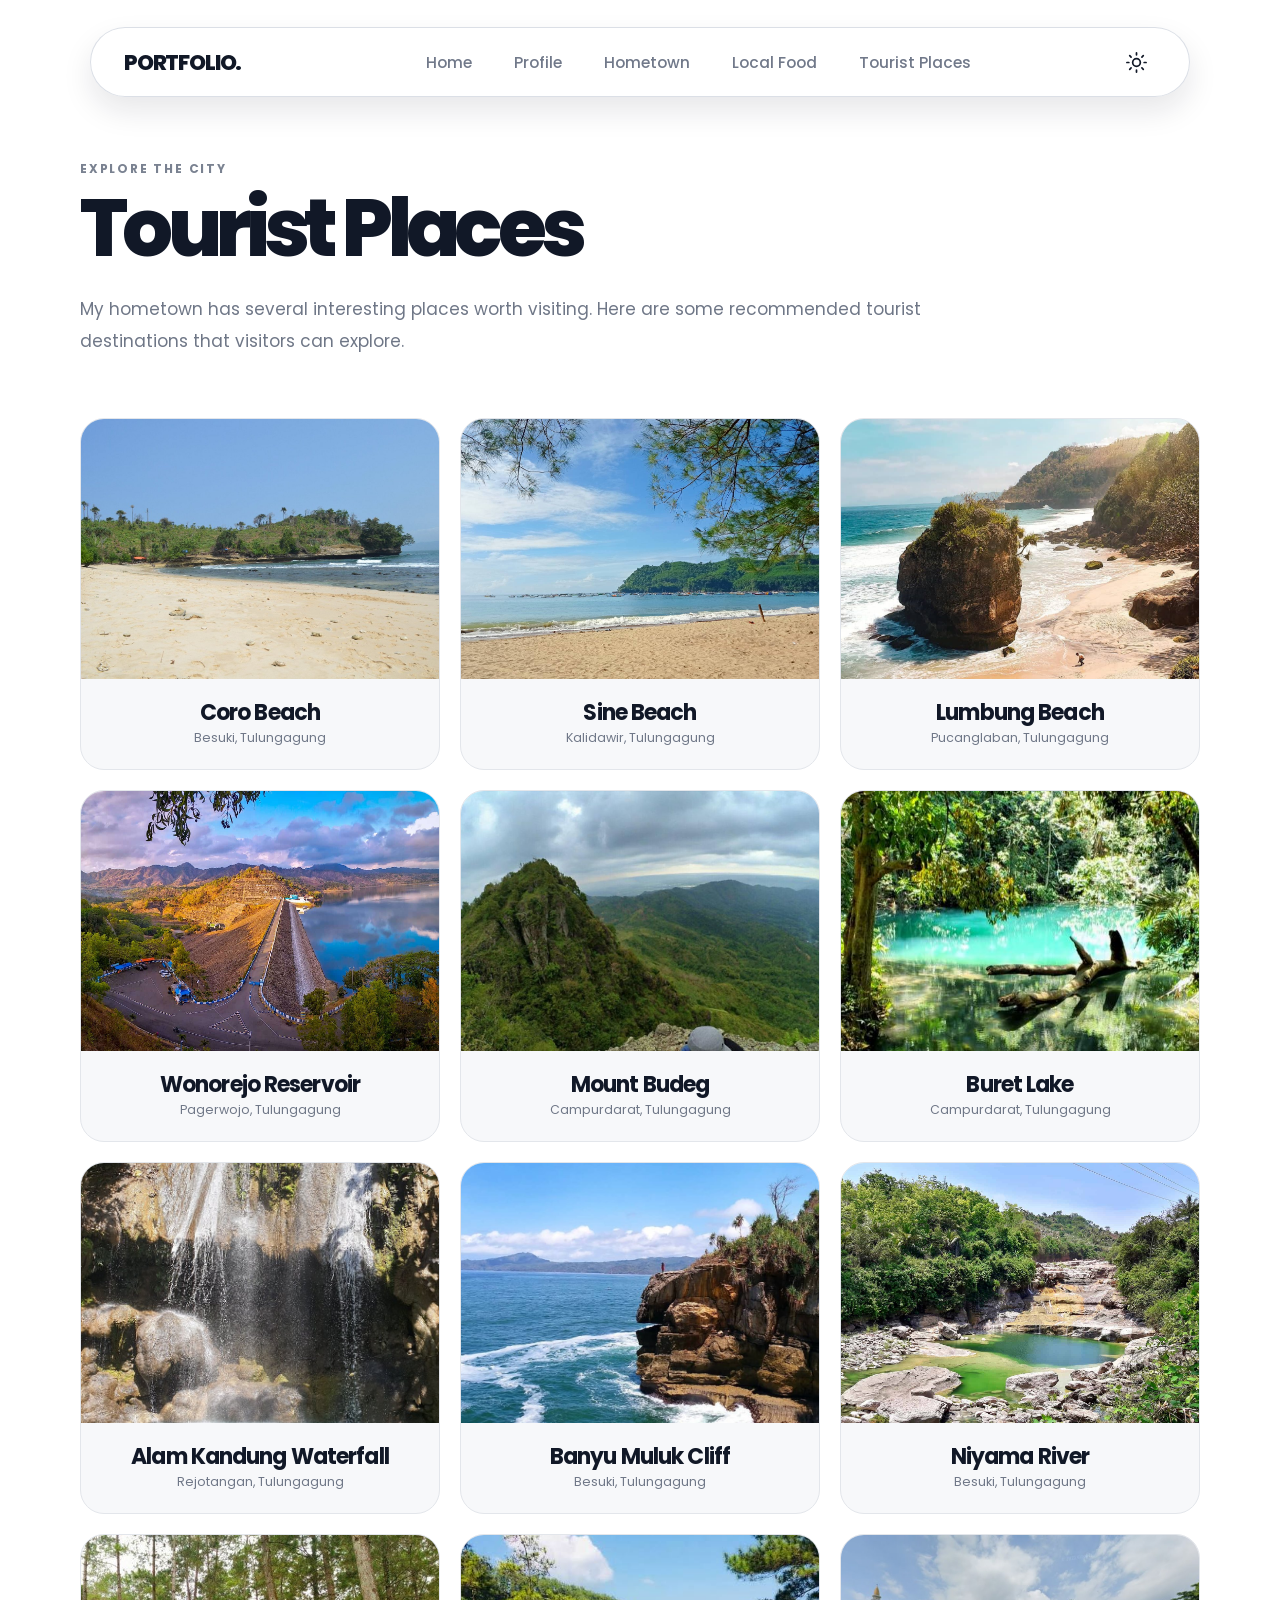
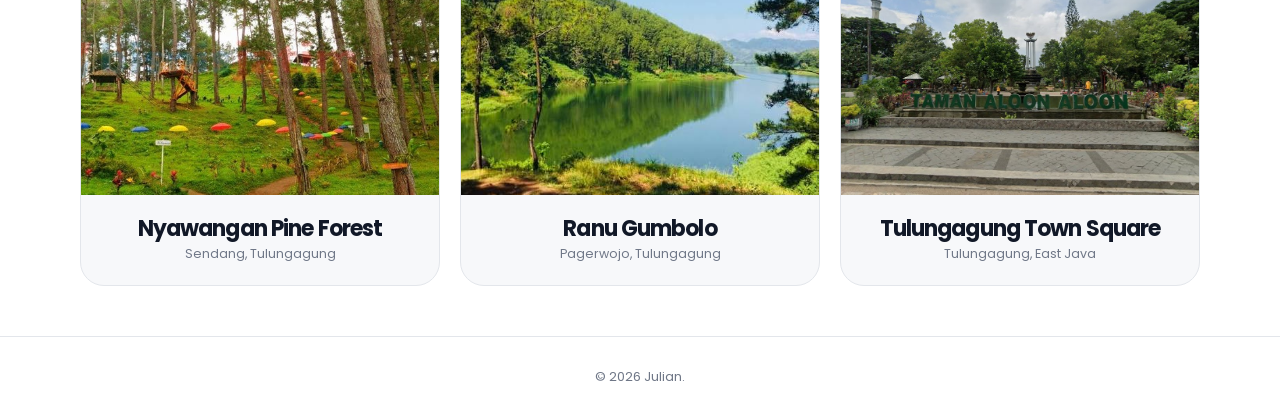
<file: semester-3/pweb/quiz-1/tourist.html>
<!DOCTYPE html>
<html lang="id">
<head>
    <meta charset="UTF-8">
    <meta name="viewport" content="width=device-width, initial-scale=1.0">

    <title>Julian | Tourist Places</title>

    <link rel="preconnect" href="https://fonts.googleapis.com">
    <link rel="preconnect" href="https://fonts.gstatic.com" crossorigin>
    <link href="https://fonts.googleapis.com/css2?family=Poppins:wght@400;500;600;700;800&display=swap" rel="stylesheet">

    <link rel="stylesheet" href="style.css">
</head>

<body>

<header class="site-header">
    <nav class="navbar">
        <a href="/quiz1/" class="brand">PORTFOLIO.</a>

        <div class="nav-links" id="navLinks">
            <a href="index.html" class="nav-link">Home</a>
            <a href="profile.html" class="nav-link">Profile</a>
            <a href="hometown.html" class="nav-link">Hometown</a>
            <a href="food.html" class="nav-link">Local Food</a>
            <a href="tourist.html" class="nav-link">Tourist Places</a>
        </div>

        <button class="theme-button" id="themeButton">
            <svg viewBox="0 0 24 24">
                <circle cx="12" cy="12" r="4"></circle>
                <path d="M12 2v2M12 20v2M4.93 4.93l1.42 1.42M17.65 17.65l1.42 1.42M2 12h2M20 12h2M4.93 19.07l1.42-1.42M17.65 6.35l1.42-1.42"></path>
            </svg>
        </button>

        <button class="hamburger" id="hamburger">
            <span></span>
            <span></span>
            <span></span>
        </button>
    </nav>
</header>

<main>
    <section class="section page-section">
        <div class="section-inner">

            <div class="section-label">EXPLORE THE CITY</div>

            <h1 class="page-title">Tourist Places</h1>

            <p class="page-intro">
                My hometown has several interesting places worth visiting.
                Here are some recommended tourist destinations that visitors
                can explore.
            </p>

            <div class="tourist-grid">

                <article class="tourist-card">
                    <img src="assets/tourist/coro-beach.jpg" alt="Coro Beach">
                    <div class="tourist-content">
                        <h2>Coro Beach</h2>
                        <p class="tourist-location">Besuki, Tulungagung</p>
                    </div>
                </article>

                <article class="tourist-card">
                    <img src="assets/tourist/sine-beach.jpg" alt="Sine Beach">
                    <div class="tourist-content">
                        <h2>Sine Beach</h2>
                        <p class="tourist-location">Kalidawir, Tulungagung</p>
                    </div>
                </article>

                <article class="tourist-card">
                    <img src="assets/tourist/lumbung-beach.jpg" alt="Lumbung Beach">
                    <div class="tourist-content">
                        <h2>Lumbung Beach</h2>
                        <p class="tourist-location">Pucanglaban, Tulungagung</p>
                    </div>
                </article>

                <article class="tourist-card">
                    <img src="assets/tourist/wonorejo-reservoir.jpg" alt="Wonorejo Reservoir">
                    <div class="tourist-content">
                        <h2>Wonorejo Reservoir</h2>
                        <p class="tourist-location">Pagerwojo, Tulungagung</p>
                    </div>
                </article>

                <article class="tourist-card">
                    <img src="assets/tourist/mount-budeg.jpeg" alt="Mount Budeg">
                    <div class="tourist-content">
                        <h2>Mount Budeg</h2>
                        <p class="tourist-location">Campurdarat, Tulungagung</p>
                    </div>
                </article>

                <article class="tourist-card">
                    <img src="assets/tourist/buret-lake.jpeg" alt="Buret Lake">
                    <div class="tourist-content">
                        <h2>Buret Lake</h2>
                        <p class="tourist-location">Campurdarat, Tulungagung</p>
                    </div>
                </article>

                <article class="tourist-card">
                    <img src="assets/tourist/alam-kandung-waterfall.jpg" alt="Alam Kandung Waterfall">
                    <div class="tourist-content">
                        <h2>Alam Kandung Waterfall</h2>
                        <p class="tourist-location">Rejotangan, Tulungagung</p>
                    </div>
                </article>

                <article class="tourist-card">
                    <img src="assets/tourist/banyu-muluk-cliff.jpg" alt="Banyu Muluk Cliff">
                    <div class="tourist-content">
                        <h2>Banyu Muluk Cliff</h2>
                        <p class="tourist-location">Besuki, Tulungagung</p>
                    </div>
                </article>

                <article class="tourist-card">
                    <img src="assets/tourist/niyama-river.jpg" alt="Niyama River">
                    <div class="tourist-content">
                        <h2>Niyama River</h2>
                        <p class="tourist-location">Besuki, Tulungagung</p>
                    </div>
                </article>

                <article class="tourist-card">
                    <img src="assets/tourist/nyawangan-pine-forest.jpg" alt="Nyawangan Pine Forest">
                    <div class="tourist-content">
                        <h2>Nyawangan Pine Forest</h2>
                        <p class="tourist-location">Sendang, Tulungagung</p>
                    </div>
                </article>

                <article class="tourist-card">
                    <img src="assets/tourist/ranu-gumbolo.jpeg" alt="Ranu Gumbolo">
                    <div class="tourist-content">
                        <h2>Ranu Gumbolo</h2>
                        <p class="tourist-location">Pagerwojo, Tulungagung</p>
                    </div>
                </article>

                <article class="tourist-card">
                    <img src="assets/tourist/tulungagung-town-square.jpg" alt="Tulungagung Town Square">
                    <div class="tourist-content">
                        <h2>Tulungagung Town Square</h2>
                        <p class="tourist-location">Tulungagung, East Java</p>
                    </div>
                </article>
            </div>
        </div>
    </section>
</main>

<footer>
    © <span id="year"></span> Julian.
</footer>

<script src="script.js"></script>

</body>
</html>
</file>
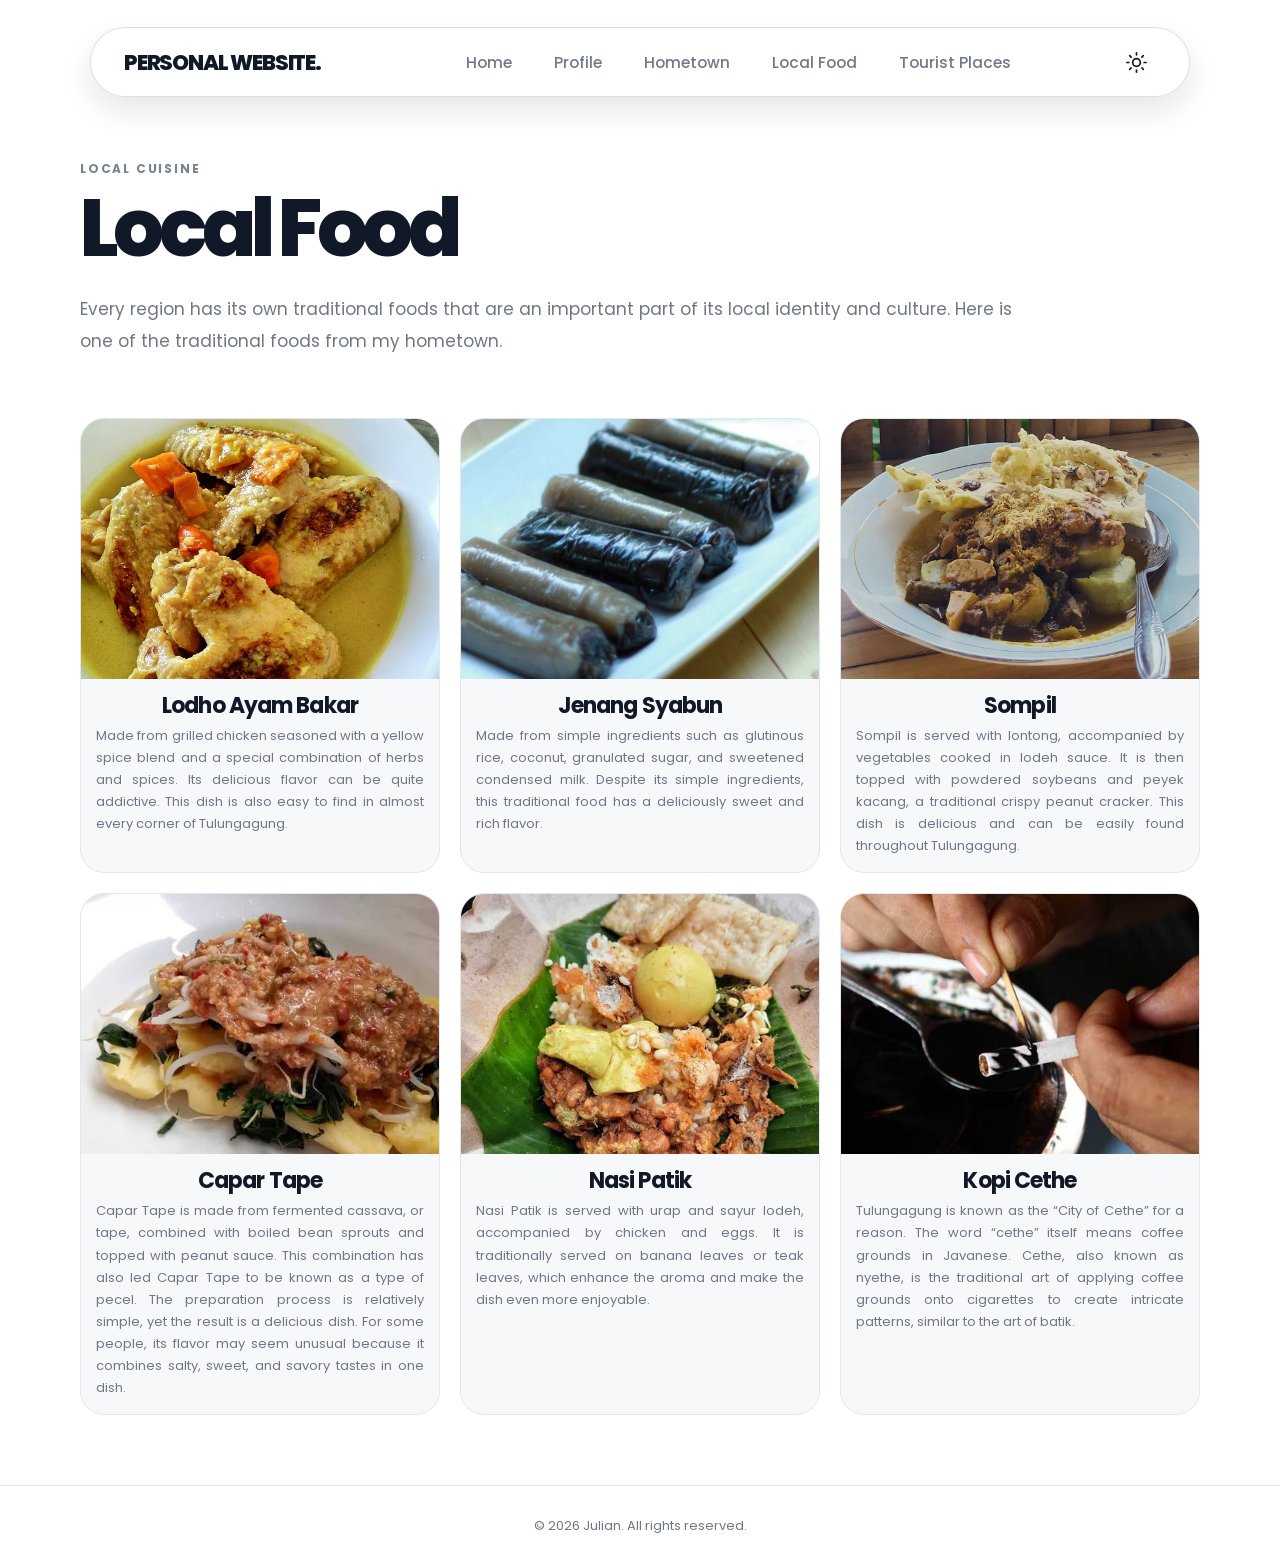
<file: semester-3/pweb/quiz1/food.html>
<!DOCTYPE html>
<html lang="id">
<head>
    <meta charset="UTF-8">
    <meta name="viewport" content="width=device-width, initial-scale=1.0">
    <title>Julian | Local Food</title>
    <link rel="preconnect" href="https://fonts.googleapis.com">
    <link rel="preconnect" href="https://fonts.gstatic.com" crossorigin>
    <link href="https://fonts.googleapis.com/css2?family=Poppins:wght@400;500;600;700;800&display=swap" rel="stylesheet">
    <link rel="stylesheet" href="style.css">
</head>

<body>

<header class="site-header">
    <nav class="navbar">
        <a href="/quiz1/" class="brand">PERSONAL WEBSITE.</a>

        <div class="nav-links" id="navLinks">
            <a href="/quiz1/" class="nav-link">Home</a>
            <a href="/quiz1/profile" class="nav-link">Profile</a>
            <a href="/quiz1/hometown" class="nav-link">Hometown</a>
            <a href="/quiz1/food" class="nav-link">Local Food</a>
            <a href="/quiz1/tourist" class="nav-link">Tourist Places</a>
        </div>

        <button class="theme-button" id="themeButton">
            <svg viewBox="0 0 24 24">
                <circle cx="12" cy="12" r="4"></circle>
                <path d="M12 2v2M12 20v2M4.93 4.93l1.42 1.42M17.65 17.65l1.42 1.42M2 12h2M20 12h2M4.93 19.07l1.42-1.42M17.65 6.35l1.42-1.42"></path>
            </svg>
        </button>

        <button class="hamburger" id="hamburger">
            <span></span>
            <span></span>
            <span></span>
        </button>
    </nav>
</header>

<main>
    <section class="section page-section">
        <div class="section-inner">
            <div class="section-label">LOCAL CUISINE</div>
            <h1 class="page-title">Local Food</h1>

            <p class="page-intro">
                Every region has its own traditional foods that are an 
                important part of its local identity and culture. Here 
                is one of the traditional foods from my hometown.
            </p>

            <div class="food-grid">
                <article class="food-card">
                    <img src="assets/food/lodho-ayam-bakar.jpg" alt="Lodho Ayam Bakar">
                    <div class="food-card-content">
                        <h2>Lodho Ayam Bakar</h2>
                        <p class="food-description">
                            Made from grilled chicken seasoned with a yellow spice blend 
                            and a special combination of herbs and spices. Its delicious 
                            flavor can be quite addictive. This dish is also easy to find 
                            in almost every corner of Tulungagung.
                        </p>
                    </div>
                </article>

                <article class="food-card">
                    <img src="assets/food/jenang-syabun.png" alt="Jenang Syabun">
                    <div class="food-card-content">
                        <h2>Jenang Syabun</h2>
                        <p class="food-description">
                            Made from simple ingredients such as glutinous rice, coconut, 
                            granulated sugar, and sweetened condensed milk. Despite its simple 
                            ingredients, this traditional food has a deliciously sweet and rich 
                            flavor.
                        </p>
                    </div>
                </article>

                <article class="food-card">
                    <img src="assets/food/sompil.jpg" alt="Sompil">
                    <div class="food-card-content">
                        <h2>Sompil</h2>
                        <p class="food-description">
                            Sompil is served with lontong, accompanied by vegetables cooked in lodeh 
                            sauce. It is then topped with powdered soybeans and peyek kacang, a 
                            traditional crispy peanut cracker. This dish is delicious and can be easily 
                            found throughout Tulungagung.
                        </p>
                    </div>
                </article>

                <article class="food-card">
                    <img src="assets/food/capar-tape.jpeg" alt="Capar Tape">
                    <div class="food-card-content">
                        <h2>Capar Tape</h2>
                        <p class="food-description">
                            Capar Tape is made from fermented cassava, or tape, combined with boiled bean 
                            sprouts and topped with peanut sauce. This combination has also led Capar Tape 
                            to be known as a type of pecel. The preparation process is relatively simple, 
                            yet the result is a delicious dish. For some people, its flavor may seem unusual 
                            because it combines salty, sweet, and savory tastes in one dish.
                        </p>
                    </div>
                </article>

                <article class="food-card">
                    <img src="assets/food/nasi-patik.jpg" alt="Nasi Patik">
                    <div class="food-card-content">
                        <h2>Nasi Patik</h2>
                        <p class="food-description">
                            Nasi Patik is served with urap and sayur lodeh, accompanied by chicken and eggs. 
                            It is traditionally served on banana leaves or teak leaves, which enhance the aroma 
                            and make the dish even more enjoyable.
                        </p>
                    </div>
                </article>

                <article class="food-card">
                    <img src="assets/food/kopi-cethe.jpg" alt="Kopi Cethe">
                    <div class="food-card-content">
                        <h2>Kopi Cethe</h2>
                        <p class="food-description">
                            Tulungagung is known as the “City of Cethe” for a reason. The word “cethe” itself means 
                            coffee grounds in Javanese. Cethe, also known as nyethe, is the traditional art of applying 
                            coffee grounds onto cigarettes to create intricate patterns, similar to the art of batik.
                        </p>
                    </div>
                </article>
            </div>
        </div>
    </section>
</main>

<footer>
    © <span id="year"></span> Julian. All rights reserved.
</footer>

<script src="script.js"></script>

</body>
</html>
</file>
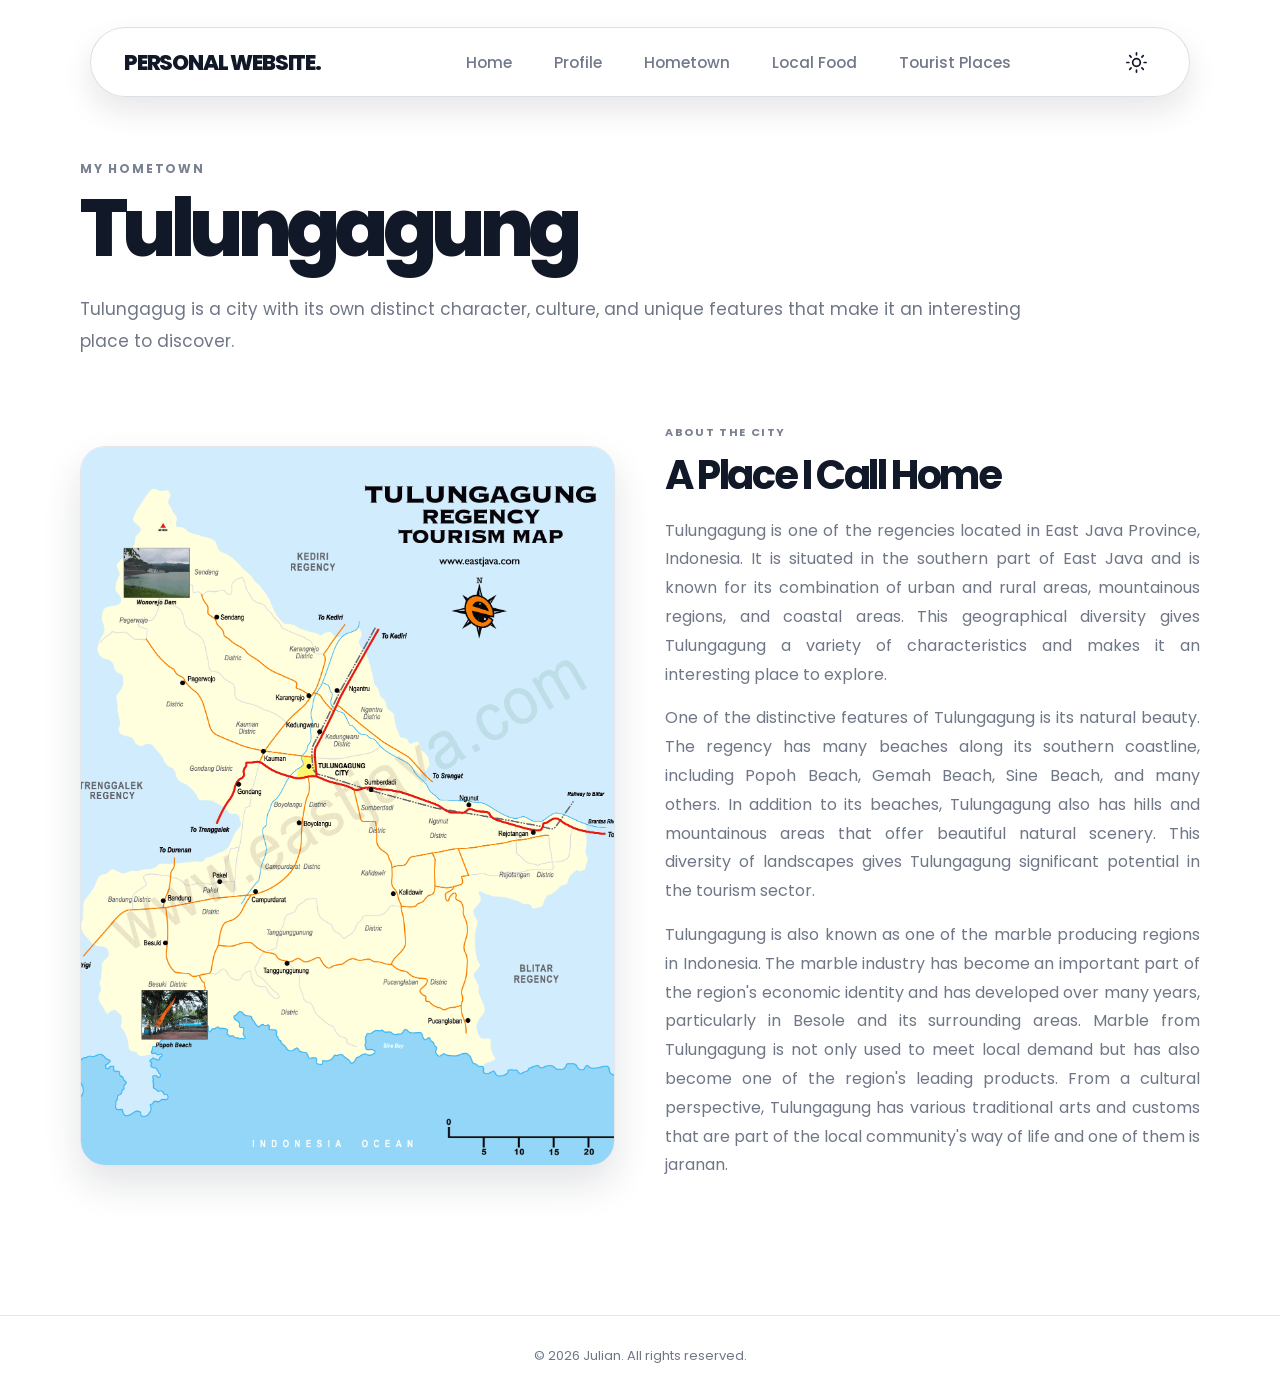
<file: semester-3/pweb/quiz1/hometown.html>
<!DOCTYPE html>
<html lang="id">
<head>
    <meta charset="UTF-8">
    <meta name="viewport" content="width=device-width, initial-scale=1.0">
    <title>Julian | Hometown</title>
    <link rel="preconnect" href="https://fonts.googleapis.com">
    <link rel="preconnect" href="https://fonts.gstatic.com" crossorigin>
    <link href="https://fonts.googleapis.com/css2?family=Poppins:wght@400;500;600;700;800&display=swap" rel="stylesheet">
    <link rel="stylesheet" href="style.css">
</head>

<body>

<header class="site-header">
    <nav class="navbar">
        <a href="/quiz1/" class="brand">PERSONAL WEBSITE.</a>

        <div class="nav-links" id="navLinks">
            <a href="/quiz1/" class="nav-link">Home</a>
            <a href="/quiz1/profile" class="nav-link">Profile</a>
            <a href="/quiz1/hometown" class="nav-link">Hometown</a>
            <a href="/quiz1/food" class="nav-link">Local Food</a>
            <a href="/quiz1/tourist" class="nav-link">Tourist Places</a>
        </div>

        <button class="theme-button" id="themeButton">
            <svg viewBox="0 0 24 24">
                <circle cx="12" cy="12" r="4"></circle>
                <path d="M12 2v2M12 20v2M4.93 4.93l1.42 1.42M17.65 17.65l1.42 1.42M2 12h2M20 12h2M4.93 19.07l1.42-1.42M17.65 6.35l1.42-1.42"></path>
            </svg>
        </button>

        <button class="hamburger" id="hamburger">
            <span></span>
            <span></span>
            <span></span>
        </button>
    </nav>
</header>


<main>
    <section class="section page-section">
        <div class="section-inner">
            <div class="section-label">MY HOMETOWN</div>
            <h1 class="page-title">Tulungagung</h1>

            <p class="page-intro">
                Tulungagug is a city with its own distinct character,
                culture, and unique features that make it an interesting
                place to discover.
            </p>

            <div class="hometown-feature">
                <div class="hometown-visual">
                    <img src="assets/hometown/tulungagung_map.png" alt="Peta Tulungagung">
                </div>

                <div class="hometown-content">
                    <span class="mini-label">ABOUT THE CITY</span>
                    <h2>A Place I Call Home</h2>
                    <p>
                        Tulungagung is one of the regencies located in East Java Province,
                        Indonesia. It is situated in the southern part of East Java and is known for its
                        combination of urban and rural areas, mountainous regions, and coastal
                        areas. This geographical diversity gives Tulungagung a variety of
                        characteristics and makes it an interesting place to explore.
                    </p>

                    <p>
                        One of the distinctive features of Tulungagung is its natural beauty. The
                        regency has many beaches along its southern coastline, including Popoh
                        Beach, Gemah Beach, Sine Beach, and many others. In addition to its
                        beaches, Tulungagung also has hills and mountainous areas that offer
                        beautiful natural scenery. This diversity of landscapes gives Tulungagung
                        significant potential in the tourism sector.
                    </p>

                    <p>
                        Tulungagung is also known as one of the marble producing regions in
                        Indonesia. The marble industry has become an important part of the
                        region's economic identity and has developed over many years, particularly
                        in Besole and its surrounding areas. Marble from Tulungagung is not only used 
                        to meet local demand but has also become one of the region's leading products. 
                        From a cultural perspective, Tulungagung has various traditional arts 
                        and customs that are part of the local community's way of life and one of them is jaranan.
                    </p>
                </div>
            </div>
        </div>
    </section>
</main>

<footer>
    © <span id="year"></span> Julian. All rights reserved.
</footer>

<script src="script.js"></script>

</body>
</html>
</file>
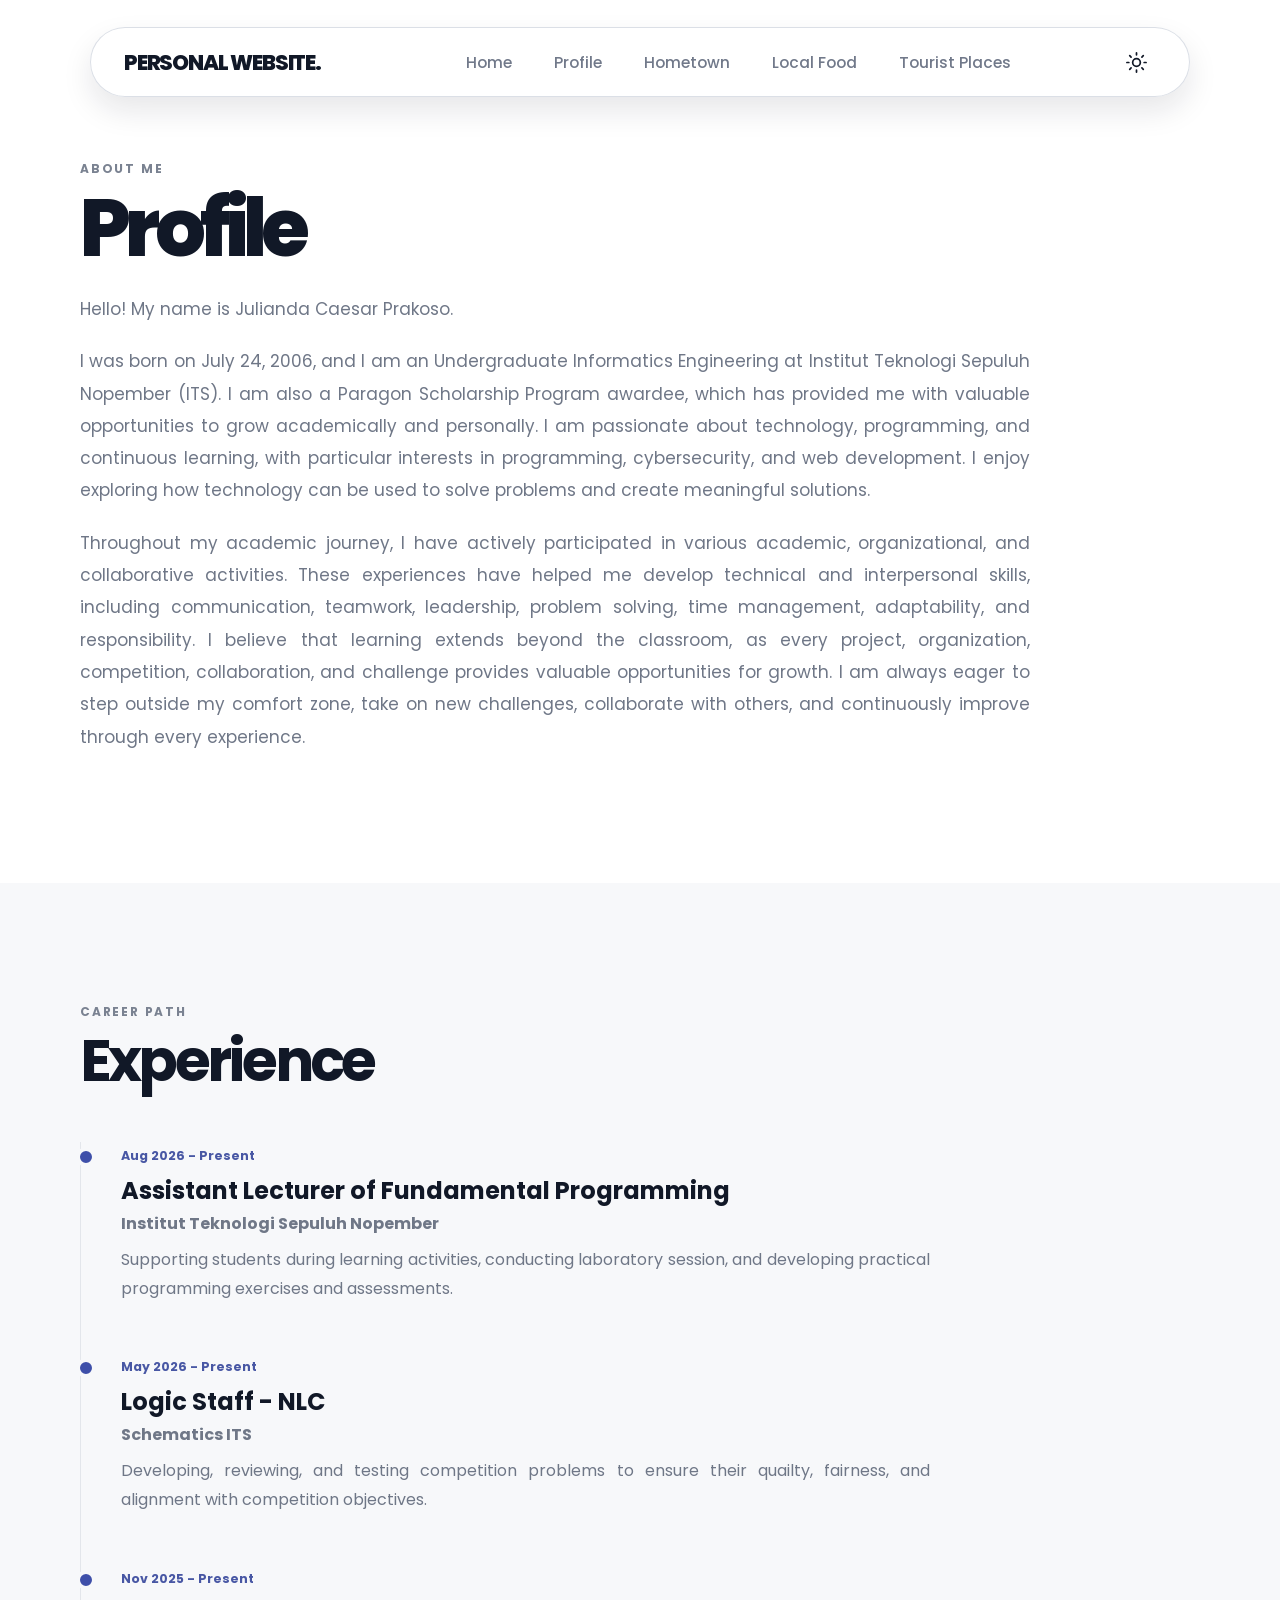
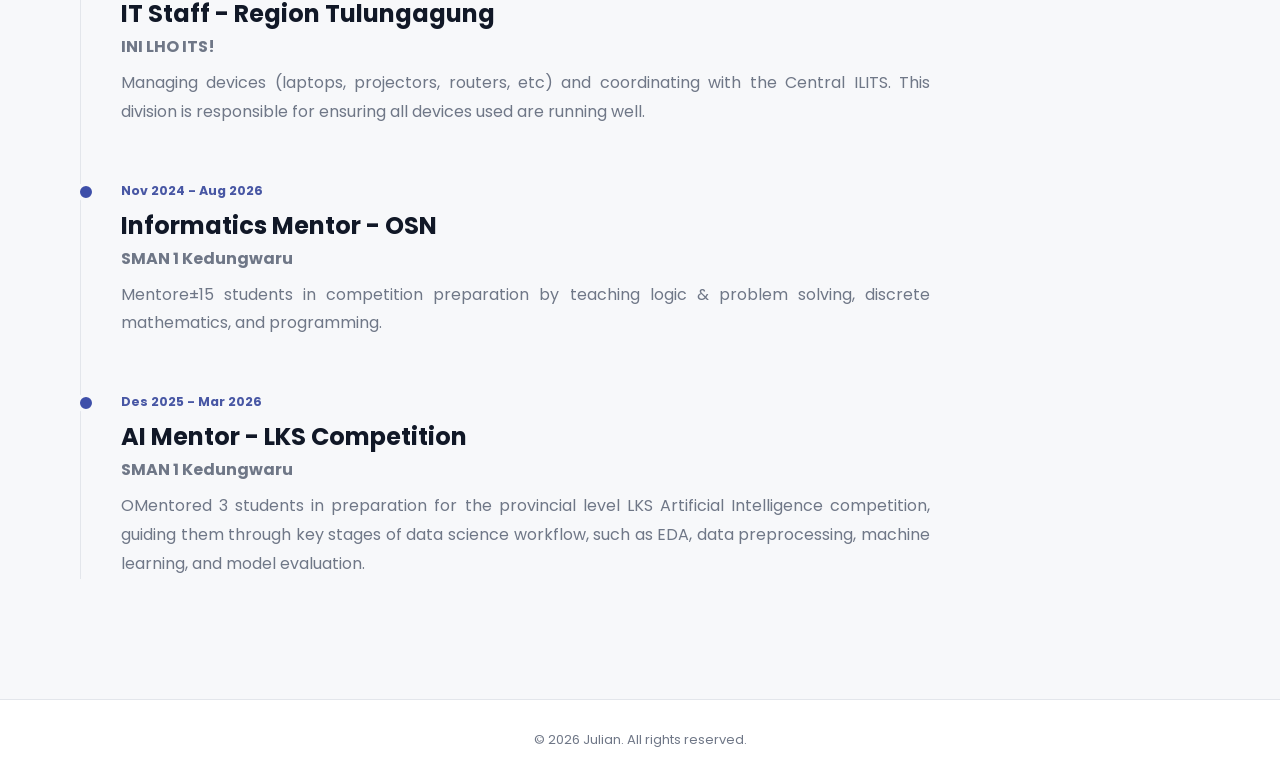
<file: semester-3/pweb/quiz1/profile.html>
<!DOCTYPE html>
<html lang="id">
<head>
    <meta charset="UTF-8">
    <meta name="viewport" content="width=device-width, initial-scale=1.0">
    <title>Julian | Profile</title>
    <link rel="preconnect" href="https://fonts.googleapis.com">
    <link rel="preconnect" href="https://fonts.gstatic.com" crossorigin>
    <link href="https://fonts.googleapis.com/css2?family=Poppins:wght@400;500;600;700;800&display=swap" rel="stylesheet">
    <link rel="stylesheet" href="style.css">
</head>

<body>

<header class="site-header">
    <nav class="navbar">
        <a href="/quiz1/" class="brand">PERSONAL WEBSITE.</a>

        <div class="nav-links" id="navLinks">
            <a href="/quiz1/" class="nav-link">Home</a>
            <a href="/quiz1/profile" class="nav-link">Profile</a>
            <a href="/quiz1/hometown" class="nav-link">Hometown</a>
            <a href="/quiz1/food" class="nav-link">Local Food</a>
            <a href="/quiz1/tourist" class="nav-link">Tourist Places</a>
        </div>

        <button class="theme-button" id="themeButton" aria-label="Ubah tema">
            <svg viewBox="0 0 24 24">
                <circle cx="12" cy="12" r="4"></circle>
                <path d="M12 2v2M12 20v2M4.93 4.93l1.42 1.42M17.65 17.65l1.42 1.42M2 12h2M20 12h2M4.93 19.07l1.42-1.42M17.65 6.35l1.42-1.42"></path>
            </svg>
        </button>

        <button class="hamburger" id="hamburger" aria-label="Buka menu">
            <span></span>
            <span></span>
            <span></span>
        </button>
    </nav>
</header>

<main>
    <section class="section page-section">
        <div class="section-inner">
            <div class="section-label">
                ABOUT ME
            </div>
            <h1 class="page-title">
                Profile
            </h1>
            <div class="page-intro">
                <p>
                    Hello! My name is Julianda Caesar Prakoso.
                </p>

                <p>
                    I was born on July 24, 2006, and I am an Undergraduate Informatics 
                    Engineering at Institut Teknologi Sepuluh Nopember (ITS). I am also 
                    a Paragon Scholarship Program awardee, which has provided me with 
                    valuable opportunities to grow academically and personally. I am 
                    passionate about technology, programming, and continuous learning, 
                    with particular interests in programming, cybersecurity, and web 
                    development. I enjoy exploring how technology can be used to solve 
                    problems and create meaningful solutions.
                </p>

                <p>
                    Throughout my academic journey, I have actively participated in various 
                    academic, organizational, and collaborative activities. These experiences 
                    have helped me develop technical and interpersonal skills, including 
                    communication, teamwork, leadership, problem solving, time management, 
                    adaptability, and responsibility. I believe that learning extends beyond 
                    the classroom, as every project, organization, competition, collaboration, 
                    and challenge provides valuable opportunities for growth. I am always eager 
                    to step outside my comfort zone, take on new challenges, collaborate with 
                    others, and continuously improve through every experience.
                </p>           
            </div>
        </div>
    </section>

    <section class="section experience" id="experience">
        <div class="section-inner">
            <div class="section-label"> CAREER PATH </div>
            <h2> Experience </h2>

            <div class="timeline">
                <article class="timeline-item">
                    <span class="timeline-date"> Aug 2026 - Present </span>
                    <h3> Assistant Lecturer of Fundamental Programming </h3>
                    <h4> Institut Teknologi Sepuluh Nopember </h4>
                    <p>
                        Supporting students during learning activities,
                        conducting laboratory session, and developing
                        practical programming exercises and assessments.
                    </p>
                </article>

                <article class="timeline-item">
                    <span class="timeline-date"> May 2026 - Present </span>
                    <h3> Logic Staff - NLC </h3>
                    <h4> Schematics ITS </h4>
                    <p>
                        Developing, reviewing, and testing competition
                        problems to ensure their quailty, fairness, and
                        alignment with competition objectives.
                    </p>
                </article>

                <article class="timeline-item">
                    <span class="timeline-date"> Nov 2025 - Present </span>
                    <h3> IT Staff - Region Tulungagung </h3>
                    <h4> INI LHO ITS! </h4>
                    <p>
                        Managing devices (laptops, projectors, routers, etc)
                        and coordinating with the Central ILITS. This division
                        is responsible for ensuring all devices used are running
                        well.
                    </p>
                </article>

                <article class="timeline-item">
                    <span class="timeline-date"> Nov 2024 - Aug 2026 </span>
                    <h3> Informatics Mentor - OSN </h3>
                    <h4> SMAN 1 Kedungwaru </h4>
                    <p>
                        Mentore±15 students in competition preparation by
                        teaching logic & problem solving, discrete mathematics,
                        and programming. 
                    </p>
                </article>

                <article class="timeline-item">
                    <span class="timeline-date"> Des 2025 - Mar 2026 </span>
                    <h3> AI Mentor - LKS Competition </h3>
                    <h4> SMAN 1 Kedungwaru </h4>
                    <p>
                        OMentored 3 students in preparation for the provincial level
                        LKS Artificial Intelligence competition, guiding them through
                        key stages of data science workflow, such as EDA, data
                        preprocessing, machine learning, and model evaluation.
                    </p>
                </article>
            </div>
        </div>
    </section>
</main>

<footer>
    © <span id="year"></span> Julian. All rights reserved.
</footer>

<script src="script.js"></script>

</body>
</html>
</file>
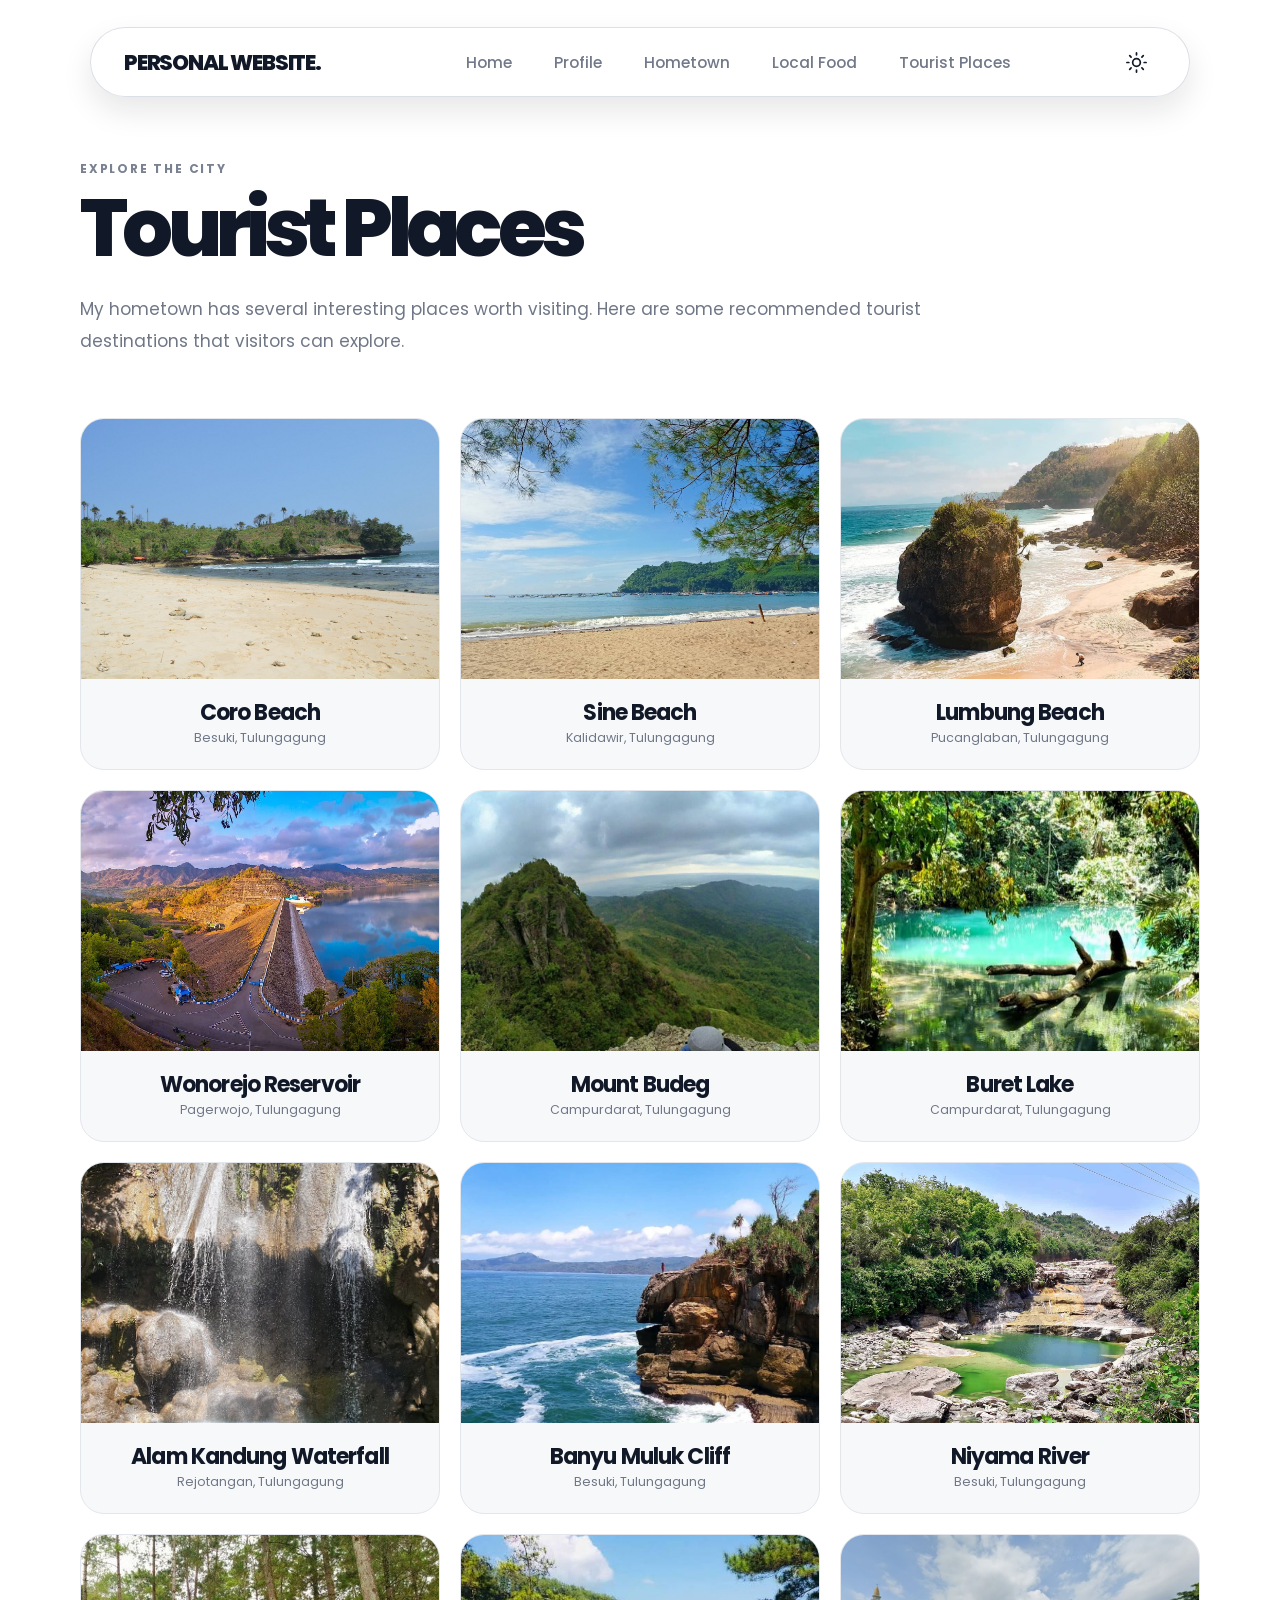
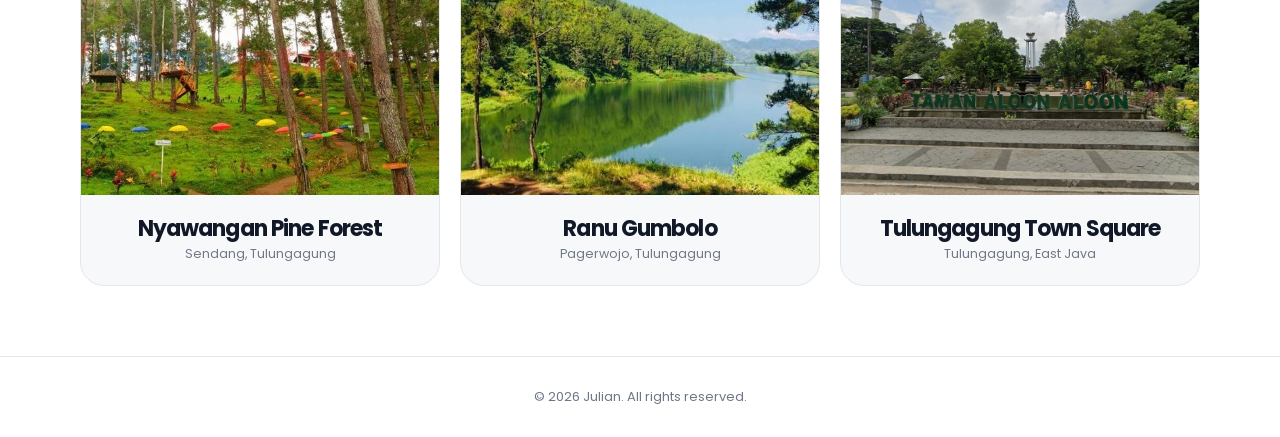
<file: semester-3/pweb/quiz1/tourist.html>
<!DOCTYPE html>
<html lang="id">
<head>
    <meta charset="UTF-8">
    <meta name="viewport" content="width=device-width, initial-scale=1.0">

    <title>Julian | Tourist Places</title>

    <link rel="preconnect" href="https://fonts.googleapis.com">
    <link rel="preconnect" href="https://fonts.gstatic.com" crossorigin>
    <link href="https://fonts.googleapis.com/css2?family=Poppins:wght@400;500;600;700;800&display=swap" rel="stylesheet">

    <link rel="stylesheet" href="style.css">
</head>

<body>

<header class="site-header">
    <nav class="navbar">
        <a href="/quiz1/" class="brand">PERSONAL WEBSITE.</a>

        <div class="nav-links" id="navLinks">
            <a href="/quiz1/" class="nav-link">Home</a>
            <a href="/quiz1/profile" class="nav-link">Profile</a>
            <a href="/quiz1/hometown" class="nav-link">Hometown</a>
            <a href="/quiz1/food" class="nav-link">Local Food</a>
            <a href="/quiz1/tourist" class="nav-link">Tourist Places</a>
        </div>
        
        <button class="theme-button" id="themeButton">
            <svg viewBox="0 0 24 24">
                <circle cx="12" cy="12" r="4"></circle>
                <path d="M12 2v2M12 20v2M4.93 4.93l1.42 1.42M17.65 17.65l1.42 1.42M2 12h2M20 12h2M4.93 19.07l1.42-1.42M17.65 6.35l1.42-1.42"></path>
            </svg>
        </button>

        <button class="hamburger" id="hamburger">
            <span></span>
            <span></span>
            <span></span>
        </button>
    </nav>
</header>

<main>
    <section class="section page-section">
        <div class="section-inner">

            <div class="section-label">EXPLORE THE CITY</div>

            <h1 class="page-title">Tourist Places</h1>

            <p class="page-intro">
                My hometown has several interesting places worth visiting.
                Here are some recommended tourist destinations that visitors
                can explore.
            </p>

            <div class="tourist-grid">
                <article class="tourist-card">
                    <img src="assets/tourist/coro-beach.jpg" alt="Coro Beach">
                    <div class="tourist-content">
                        <h2>Coro Beach</h2>
                        <p class="tourist-location">Besuki, Tulungagung</p>
                    </div>
                </article>

                <article class="tourist-card">
                    <img src="assets/tourist/sine-beach.jpg" alt="Sine Beach">
                    <div class="tourist-content">
                        <h2>Sine Beach</h2>
                        <p class="tourist-location">Kalidawir, Tulungagung</p>
                    </div>
                </article>

                <article class="tourist-card">
                    <img src="assets/tourist/lumbung-beach.jpg" alt="Lumbung Beach">
                    <div class="tourist-content">
                        <h2>Lumbung Beach</h2>
                        <p class="tourist-location">Pucanglaban, Tulungagung</p>
                    </div>
                </article>

                <article class="tourist-card">
                    <img src="assets/tourist/wonorejo-reservoir.jpg" alt="Wonorejo Reservoir">
                    <div class="tourist-content">
                        <h2>Wonorejo Reservoir</h2>
                        <p class="tourist-location">Pagerwojo, Tulungagung</p>
                    </div>
                </article>

                <article class="tourist-card">
                    <img src="assets/tourist/mount-budeg.jpeg" alt="Mount Budeg">
                    <div class="tourist-content">
                        <h2>Mount Budeg</h2>
                        <p class="tourist-location">Campurdarat, Tulungagung</p>
                    </div>
                </article>

                <article class="tourist-card">
                    <img src="assets/tourist/buret-lake.jpeg" alt="Buret Lake">
                    <div class="tourist-content">
                        <h2>Buret Lake</h2>
                        <p class="tourist-location">Campurdarat, Tulungagung</p>
                    </div>
                </article>

                <article class="tourist-card">
                    <img src="assets/tourist/alam-kandung-waterfall.jpg" alt="Alam Kandung Waterfall">
                    <div class="tourist-content">
                        <h2>Alam Kandung Waterfall</h2>
                        <p class="tourist-location">Rejotangan, Tulungagung</p>
                    </div>
                </article>

                <article class="tourist-card">
                    <img src="assets/tourist/banyu-muluk-cliff.jpg" alt="Banyu Muluk Cliff">
                    <div class="tourist-content">
                        <h2>Banyu Muluk Cliff</h2>
                        <p class="tourist-location">Besuki, Tulungagung</p>
                    </div>
                </article>

                <article class="tourist-card">
                    <img src="assets/tourist/niyama-river.jpg" alt="Niyama River">
                    <div class="tourist-content">
                        <h2>Niyama River</h2>
                        <p class="tourist-location">Besuki, Tulungagung</p>
                    </div>
                </article>

                <article class="tourist-card">
                    <img src="assets/tourist/nyawangan-pine-forest.jpg" alt="Nyawangan Pine Forest">
                    <div class="tourist-content">
                        <h2>Nyawangan Pine Forest</h2>
                        <p class="tourist-location">Sendang, Tulungagung</p>
                    </div>
                </article>

                <article class="tourist-card">
                    <img src="assets/tourist/ranu-gumbolo.jpeg" alt="Ranu Gumbolo">
                    <div class="tourist-content">
                        <h2>Ranu Gumbolo</h2>
                        <p class="tourist-location">Pagerwojo, Tulungagung</p>
                    </div>
                </article>

                <article class="tourist-card">
                    <img src="assets/tourist/tulungagung-town-square.jpg" alt="Tulungagung Town Square">
                    <div class="tourist-content">
                        <h2>Tulungagung Town Square</h2>
                        <p class="tourist-location">Tulungagung, East Java</p>
                    </div>
                </article>
            </div>
        </div>
    </section>
</main>

<footer>
    © <span id="year"></span> Julian. All rights reserved.
</footer>

<script src="script.js"></script>

</body>
</html>
</file>
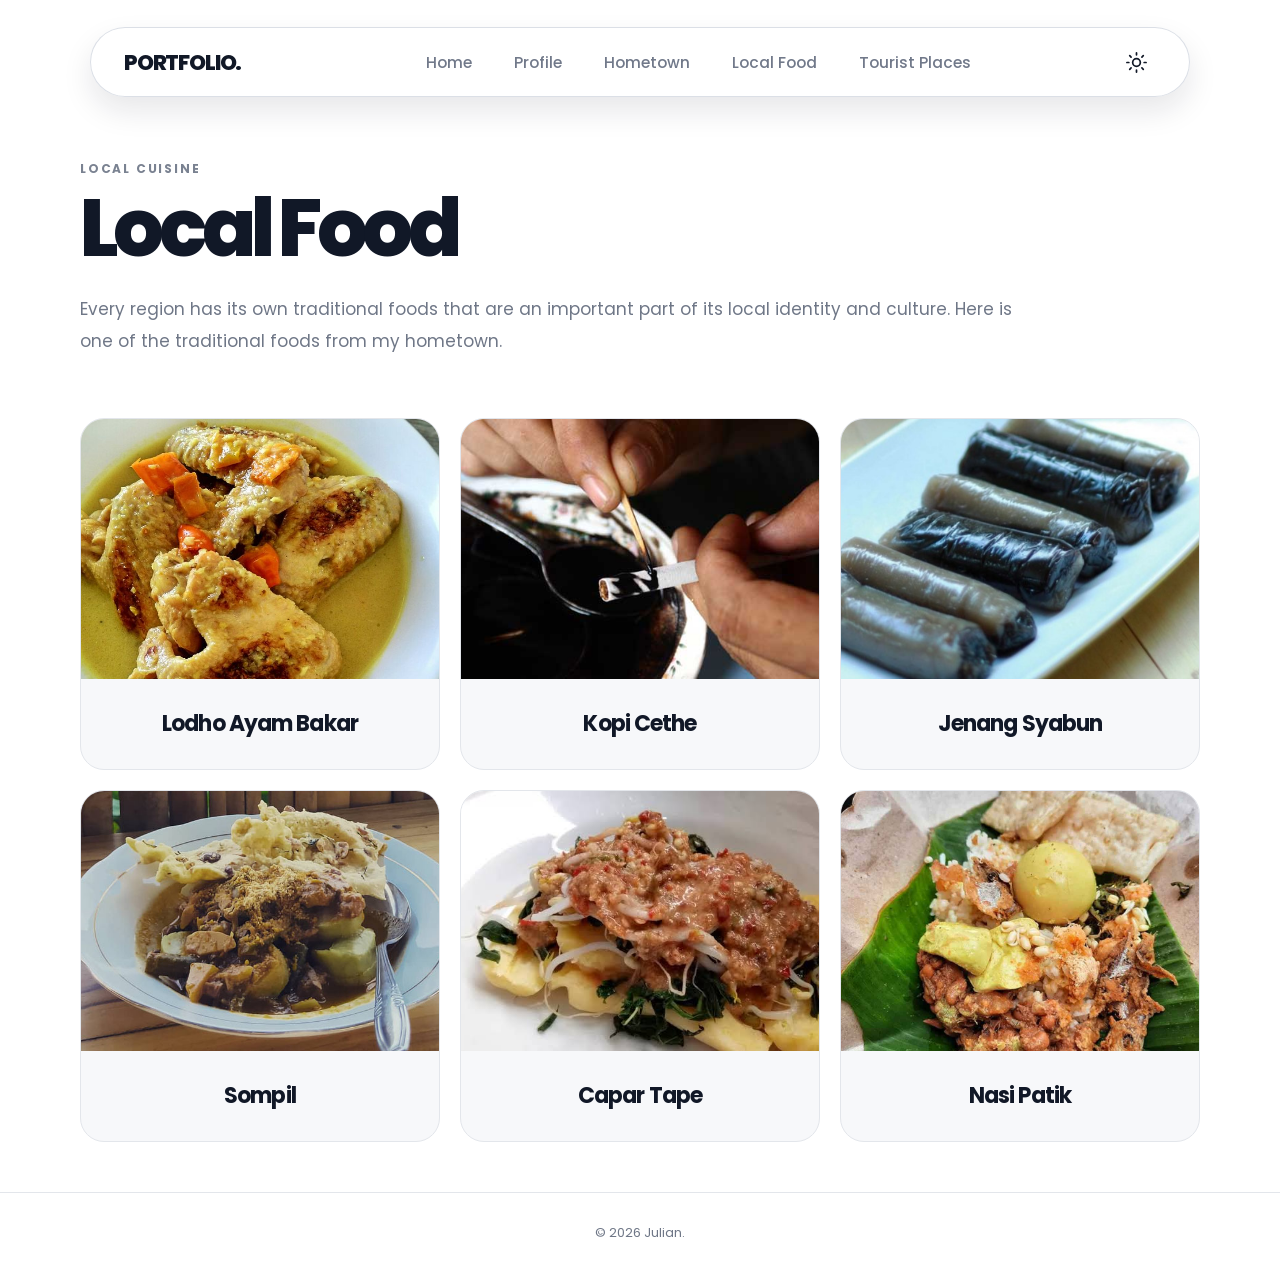
<file: semester-3/pweb/quiz1/quiz1/food.html>
<!DOCTYPE html>
<html lang="id">
<head>
    <meta charset="UTF-8">
    <meta name="viewport" content="width=device-width, initial-scale=1.0">
    <title>Julian | Local Food</title>
    <link rel="preconnect" href="https://fonts.googleapis.com">
    <link rel="preconnect" href="https://fonts.gstatic.com" crossorigin>
    <link href="https://fonts.googleapis.com/css2?family=Poppins:wght@400;500;600;700;800&display=swap" rel="stylesheet">
    <link rel="stylesheet" href="style.css">
</head>

<body>

<header class="site-header">
    <nav class="navbar">
        <a href="/quiz1/" class="brand">PORTFOLIO.</a>

        <div class="nav-links" id="navLinks">
            <a href="/quiz1/" class="nav-link">Home</a>
            <a href="/quiz1/profile" class="nav-link">Profile</a>
            <a href="/quiz1/hometown" class="nav-link">Hometown</a>
            <a href="/quiz1/food" class="nav-link">Local Food</a>
            <a href="/quiz1/tourist" class="nav-link">Tourist Places</a>
        </div>

        <button class="theme-button" id="themeButton">
            <svg viewBox="0 0 24 24">
                <circle cx="12" cy="12" r="4"></circle>
                <path d="M12 2v2M12 20v2M4.93 4.93l1.42 1.42M17.65 17.65l1.42 1.42M2 12h2M20 12h2M4.93 19.07l1.42-1.42M17.65 6.35l1.42-1.42"></path>
            </svg>
        </button>

        <button class="hamburger" id="hamburger">
            <span></span>
            <span></span>
            <span></span>
        </button>
    </nav>
</header>


<main>
    <section class="section page-section">
        <div class="section-inner">
            <div class="section-label">LOCAL CUISINE</div>
            <h1 class="page-title">Local Food</h1>

            <p class="page-intro">
                Every region has its own traditional foods that are an 
                important part of its local identity and culture. Here 
                is one of the traditional foods from my hometown.
            </p>

            <div class="food-grid">
                <article class="food-card">
                    <img src="assets/food/lodho-ayam-bakar.jpg" alt="Lodho Ayam Bakar">
                    <div class="food-card-content">
                        <h2>Lodho Ayam Bakar</h2>
                    </div>
                </article>

                <article class="food-card">
                    <img src="assets/food/kopi-cethe.jpg" alt="Kopi Cethe">
                    <div class="food-card-content">
                        <h2>Kopi Cethe</h2>
                    </div>
                </article>

                <article class="food-card">
                    <img src="assets/food/jenang-syabun.png" alt="Jenang Syabun">
                    <div class="food-card-content">
                        <h2>Jenang Syabun</h2>
                    </div>
                </article>

                <article class="food-card">
                    <img src="assets/food/sompil.jpg" alt="Sompil">
                    <div class="food-card-content">
                        <h2>Sompil</h2>
                    </div>
                </article>

                <article class="food-card">
                    <img src="assets/food/capar-tape.jpeg" alt="Capar Tape">
                    <div class="food-card-content">
                        <h2>Capar Tape</h2>
                    </div>
                </article>

                <article class="food-card">
                    <img src="assets/food/nasi-patik.jpg" alt="Nasi Patik">
                    <div class="food-card-content">
                        <h2>Nasi Patik</h2>
                    </div>
                </article>
            </div>
        </div>
    </section>
</main>

<footer>
    © <span id="year"></span> Julian.
</footer>

<script src="script.js"></script>

</body>
</html>
</file>
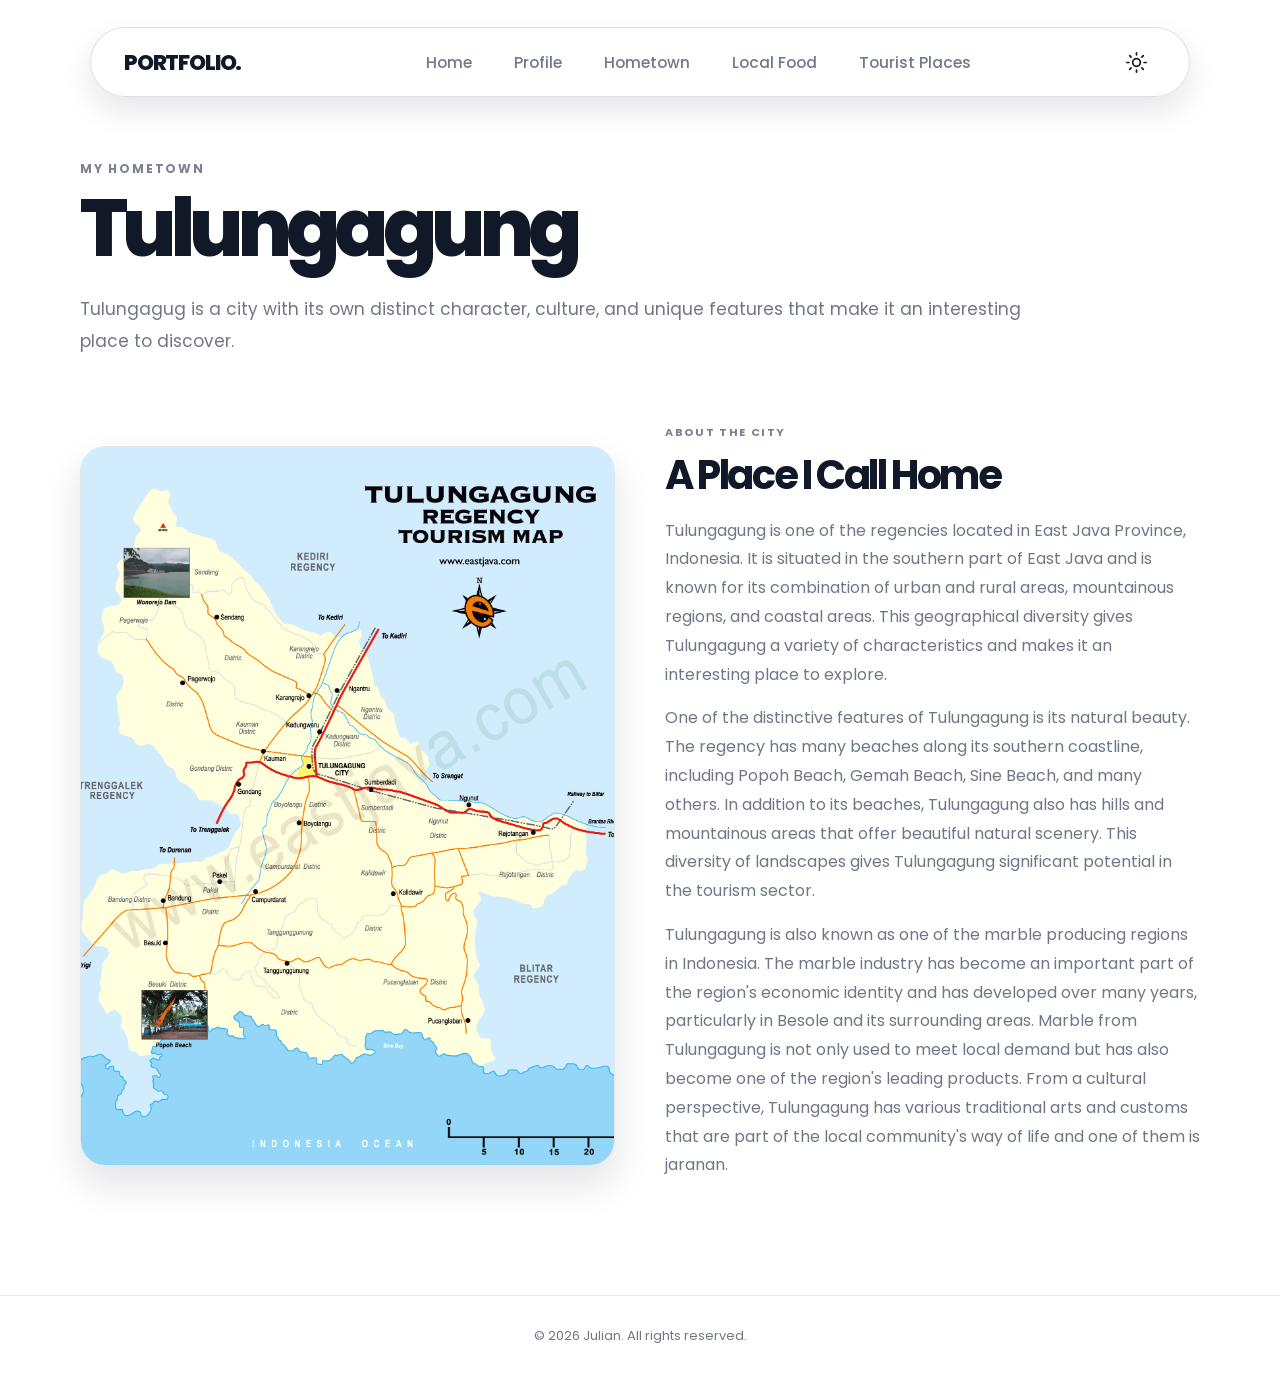
<file: semester-3/pweb/quiz1/quiz1/hometown.html>
<!DOCTYPE html>
<html lang="id">
<head>
    <meta charset="UTF-8">
    <meta name="viewport" content="width=device-width, initial-scale=1.0">
    <title>Julian | Hometown</title>
    <link rel="preconnect" href="https://fonts.googleapis.com">
    <link rel="preconnect" href="https://fonts.gstatic.com" crossorigin>
    <link href="https://fonts.googleapis.com/css2?family=Poppins:wght@400;500;600;700;800&display=swap" rel="stylesheet">
    <link rel="stylesheet" href="style.css">
</head>

<body>

<header class="site-header">
    <nav class="navbar">
        <a href="/quiz1/" class="brand">PORTFOLIO.</a>

    <div class="nav-links" id="navLinks">
            <a href="/quiz1/" class="nav-link">Home</a>
            <a href="/quiz1/profile" class="nav-link">Profile</a>
            <a href="/quiz1/hometown" class="nav-link">Hometown</a>
            <a href="/quiz1/food" class="nav-link">Local Food</a>
            <a href="/quiz1/tourist" class="nav-link">Tourist Places</a>
    </div>

        <button class="theme-button" id="themeButton">
            <svg viewBox="0 0 24 24">
                <circle cx="12" cy="12" r="4"></circle>
                <path d="M12 2v2M12 20v2M4.93 4.93l1.42 1.42M17.65 17.65l1.42 1.42M2 12h2M20 12h2M4.93 19.07l1.42-1.42M17.65 6.35l1.42-1.42"></path>
            </svg>
        </button>

        <button class="hamburger" id="hamburger">
            <span></span>
            <span></span>
            <span></span>
        </button>
    </nav>
</header>


<main>
    <section class="section page-section">
        <div class="section-inner">
            <div class="section-label">MY HOMETOWN</div>
            <h1 class="page-title">Tulungagung</h1>

            <p class="page-intro">
                Tulungagug is a city with its own distinct character,
                culture, and unique features that make it an interesting
                place to discover.
            </p>

            <div class="hometown-feature">
                <div class="hometown-visual">
                    <img src="assets/hometown/tulungagung_map.png" alt="Peta Tulungagung">
                </div>

                <div class="hometown-content">
                    <span class="mini-label">ABOUT THE CITY</span>
                    <h2>A Place I Call Home</h2>
                    <p>
                        Tulungagung is one of the regencies located in East Java Province,
                        Indonesia. It is situated in the southern part of East Java and is known for its
                        combination of urban and rural areas, mountainous regions, and coastal
                        areas. This geographical diversity gives Tulungagung a variety of
                        characteristics and makes it an interesting place to explore.
                    </p>

                    <p>
                        One of the distinctive features of Tulungagung is its natural beauty. The
                        regency has many beaches along its southern coastline, including Popoh
                        Beach, Gemah Beach, Sine Beach, and many others. In addition to its
                        beaches, Tulungagung also has hills and mountainous areas that offer
                        beautiful natural scenery. This diversity of landscapes gives Tulungagung
                        significant potential in the tourism sector.
                    </p>

                    <p>
                        Tulungagung is also known as one of the marble producing regions in
                        Indonesia. The marble industry has become an important part of the
                        region's economic identity and has developed over many years, particularly
                        in Besole and its surrounding areas. Marble from Tulungagung is not only used 
                        to meet local demand but has also become one of the region's leading products. 
                        From a cultural perspective, Tulungagung has various traditional arts 
                        and customs that are part of the local community's way of life and one of them is jaranan.
                    </p>
                </div>
            </div>
        </div>
    </section>
</main>

<footer>
    © <span id="year"></span> Julian. All rights reserved.
</footer>

<script src="script.js"></script>

</body>
</html>
</file>
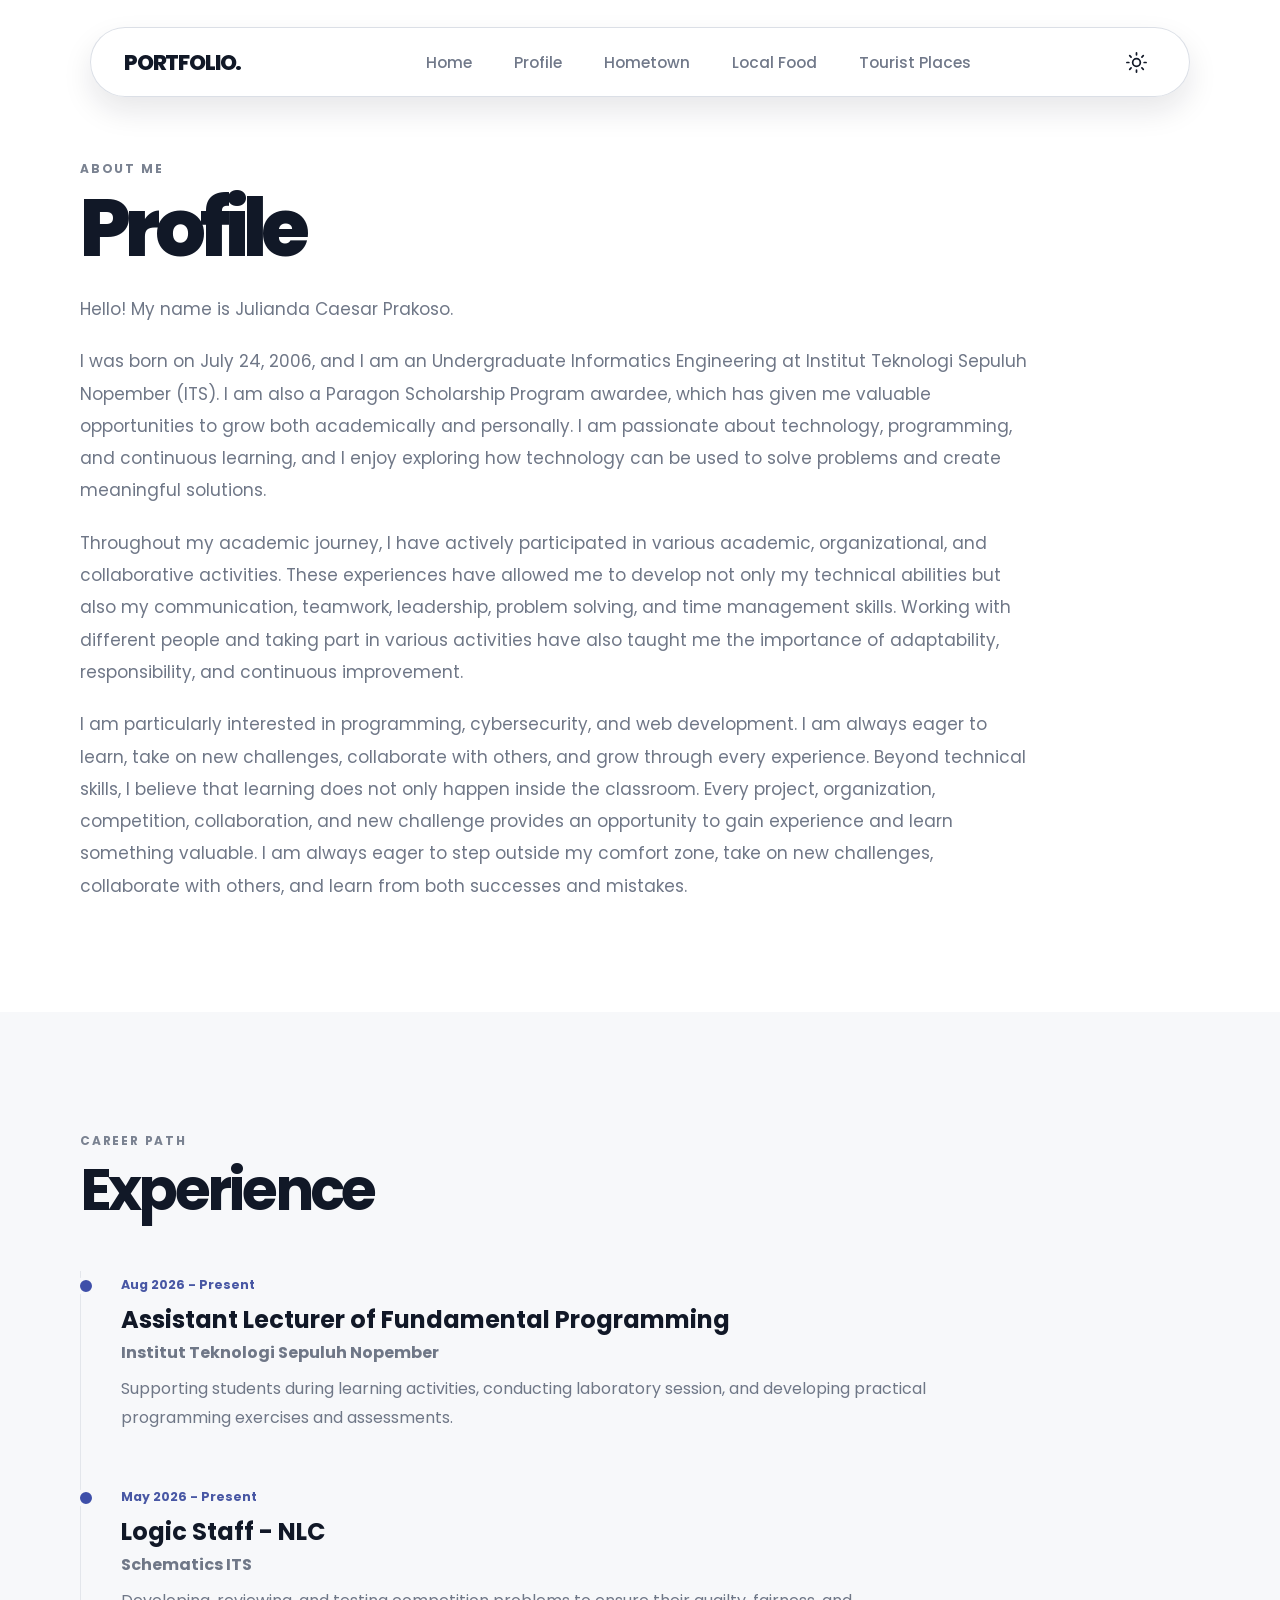
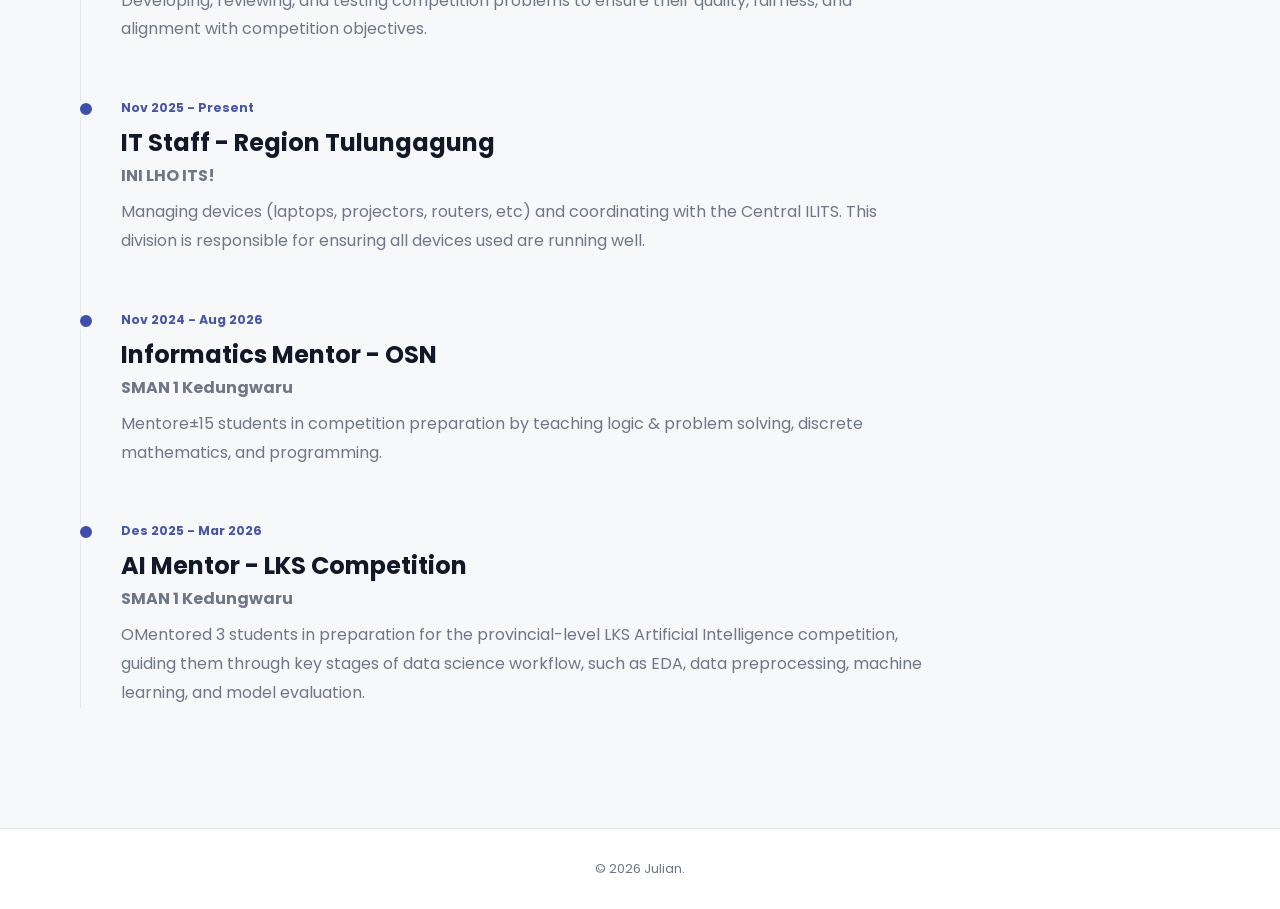
<file: semester-3/pweb/quiz1/quiz1/profile.html>
<!DOCTYPE html>
<html lang="id">
<head>
    <meta charset="UTF-8">
    <meta name="viewport" content="width=device-width, initial-scale=1.0">
    <title>Julian | Profile</title>
    <link rel="preconnect" href="https://fonts.googleapis.com">
    <link rel="preconnect" href="https://fonts.gstatic.com" crossorigin>
    <link href="https://fonts.googleapis.com/css2?family=Poppins:wght@400;500;600;700;800&display=swap" rel="stylesheet">
    <link rel="stylesheet" href="style.css">
</head>

<body>

<header class="site-header">
    <nav class="navbar">
        <a href="/quiz1/" class="brand">PORTFOLIO.</a>

    <div class="nav-links" id="navLinks">
            <a href="/quiz1/" class="nav-link">Home</a>
            <a href="/quiz1/profile" class="nav-link">Profile</a>
            <a href="/quiz1/hometown" class="nav-link">Hometown</a>
            <a href="/quiz1/food" class="nav-link">Local Food</a>
            <a href="/quiz1/tourist" class="nav-link">Tourist Places</a>
    </div>

        <button class="theme-button" id="themeButton" aria-label="Ubah tema">
            <svg viewBox="0 0 24 24">
                <circle cx="12" cy="12" r="4"></circle>
                <path d="M12 2v2M12 20v2M4.93 4.93l1.42 1.42M17.65 17.65l1.42 1.42M2 12h2M20 12h2M4.93 19.07l1.42-1.42M17.65 6.35l1.42-1.42"></path>
            </svg>
        </button>

        <button class="hamburger" id="hamburger" aria-label="Buka menu">
            <span></span>
            <span></span>
            <span></span>
        </button>
    </nav>
</header>

<main>
    <section class="section page-section">
        <div class="section-inner">
            <div class="section-label">
                ABOUT ME
            </div>
            <h1 class="page-title">
                Profile
            </h1>
            <div class="page-intro">
                <p>
                    Hello! My name is Julianda Caesar Prakoso.
                </p>

                <p>
                    I was born on July 24, 2006, and I am an Undergraduate
                    Informatics Engineering at Institut Teknologi
                    Sepuluh Nopember (ITS). I am also a Paragon Scholarship
                    Program awardee, which has given me valuable opportunities
                    to grow both academically and personally. I am passionate 
                    about technology, programming, and continuous learning, and 
                    I enjoy exploring how technology can be used to solve problems 
                    and create meaningful solutions.
                </p>

                <p>
                    Throughout my academic journey, I have actively participated in 
                    various academic, organizational, and collaborative activities. 
                    These experiences have allowed me to develop not only my technical 
                    abilities but also my communication, teamwork, leadership, problem
                    solving, and time management skills. Working with different people 
                    and taking part in various activities have also taught me the importance 
                    of adaptability, responsibility, and continuous improvement.
                </p>

                <p>
                    I am particularly interested in programming, cybersecurity, and web 
                    development. I am always eager to learn, take on new challenges, collaborate
                    with others, and grow through every experience. Beyond technical skills, I 
                    believe that learning does not only happen inside the classroom. Every project, 
                    organization, competition, collaboration, and new challenge provides an opportunity 
                    to gain experience and learn something valuable. I am always eager to step outside 
                    my comfort zone, take on new challenges, collaborate with others, and learn from 
                    both successes and mistakes.
                </p>                
            </div>
        </div>
    </section>

    <section class="section experience" id="experience">
        <div class="section-inner">
            <div class="section-label"> CAREER PATH </div>
            <h2> Experience </h2>

            <div class="timeline">
                <article class="timeline-item">
                    <span class="timeline-date"> Aug 2026 - Present </span>
                    <h3> Assistant Lecturer of Fundamental Programming </h3>
                    <h4> Institut Teknologi Sepuluh Nopember </h4>
                    <p>
                        Supporting students during learning activities,
                        conducting laboratory session, and developing
                        practical programming exercises and assessments.
                    </p>
                </article>

                <article class="timeline-item">
                    <span class="timeline-date"> May 2026 - Present </span>
                    <h3> Logic Staff - NLC </h3>
                    <h4> Schematics ITS </h4>
                    <p>
                        Developing, reviewing, and testing competition
                        problems to ensure their quailty, fairness, and
                        alignment with competition objectives.
                    </p>
                </article>

                <article class="timeline-item">
                    <span class="timeline-date"> Nov 2025 - Present </span>
                    <h3> IT Staff - Region Tulungagung </h3>
                    <h4> INI LHO ITS! </h4>
                    <p>
                        Managing devices (laptops, projectors, routers, etc)
                        and coordinating with the Central ILITS. This division
                        is responsible for ensuring all devices used are running
                        well.
                    </p>
                </article>

                <article class="timeline-item">
                    <span class="timeline-date"> Nov 2024 - Aug 2026 </span>
                    <h3> Informatics Mentor - OSN </h3>
                    <h4> SMAN 1 Kedungwaru </h4>
                    <p>
                        Mentore±15 students in competition preparation by
                        teaching logic & problem solving, discrete mathematics,
                        and programming. 
                    </p>
                </article>

                <article class="timeline-item">
                    <span class="timeline-date"> Des 2025 - Mar 2026 </span>
                    <h3> AI Mentor - LKS Competition </h3>
                    <h4> SMAN 1 Kedungwaru </h4>
                    <p>
                        OMentored 3 students in preparation for the provincial-level
                        LKS Artificial Intelligence competition, guiding them through
                        key stages of data science workflow, such as EDA, data
                        preprocessing, machine learning, and model evaluation.
                    </p>
                </article>
            </div>
        </div>
    </section>
</main>

<footer>
    © <span id="year"></span> Julian.
</footer>

<script src="script.js"></script>

</body>
</html>
</file>
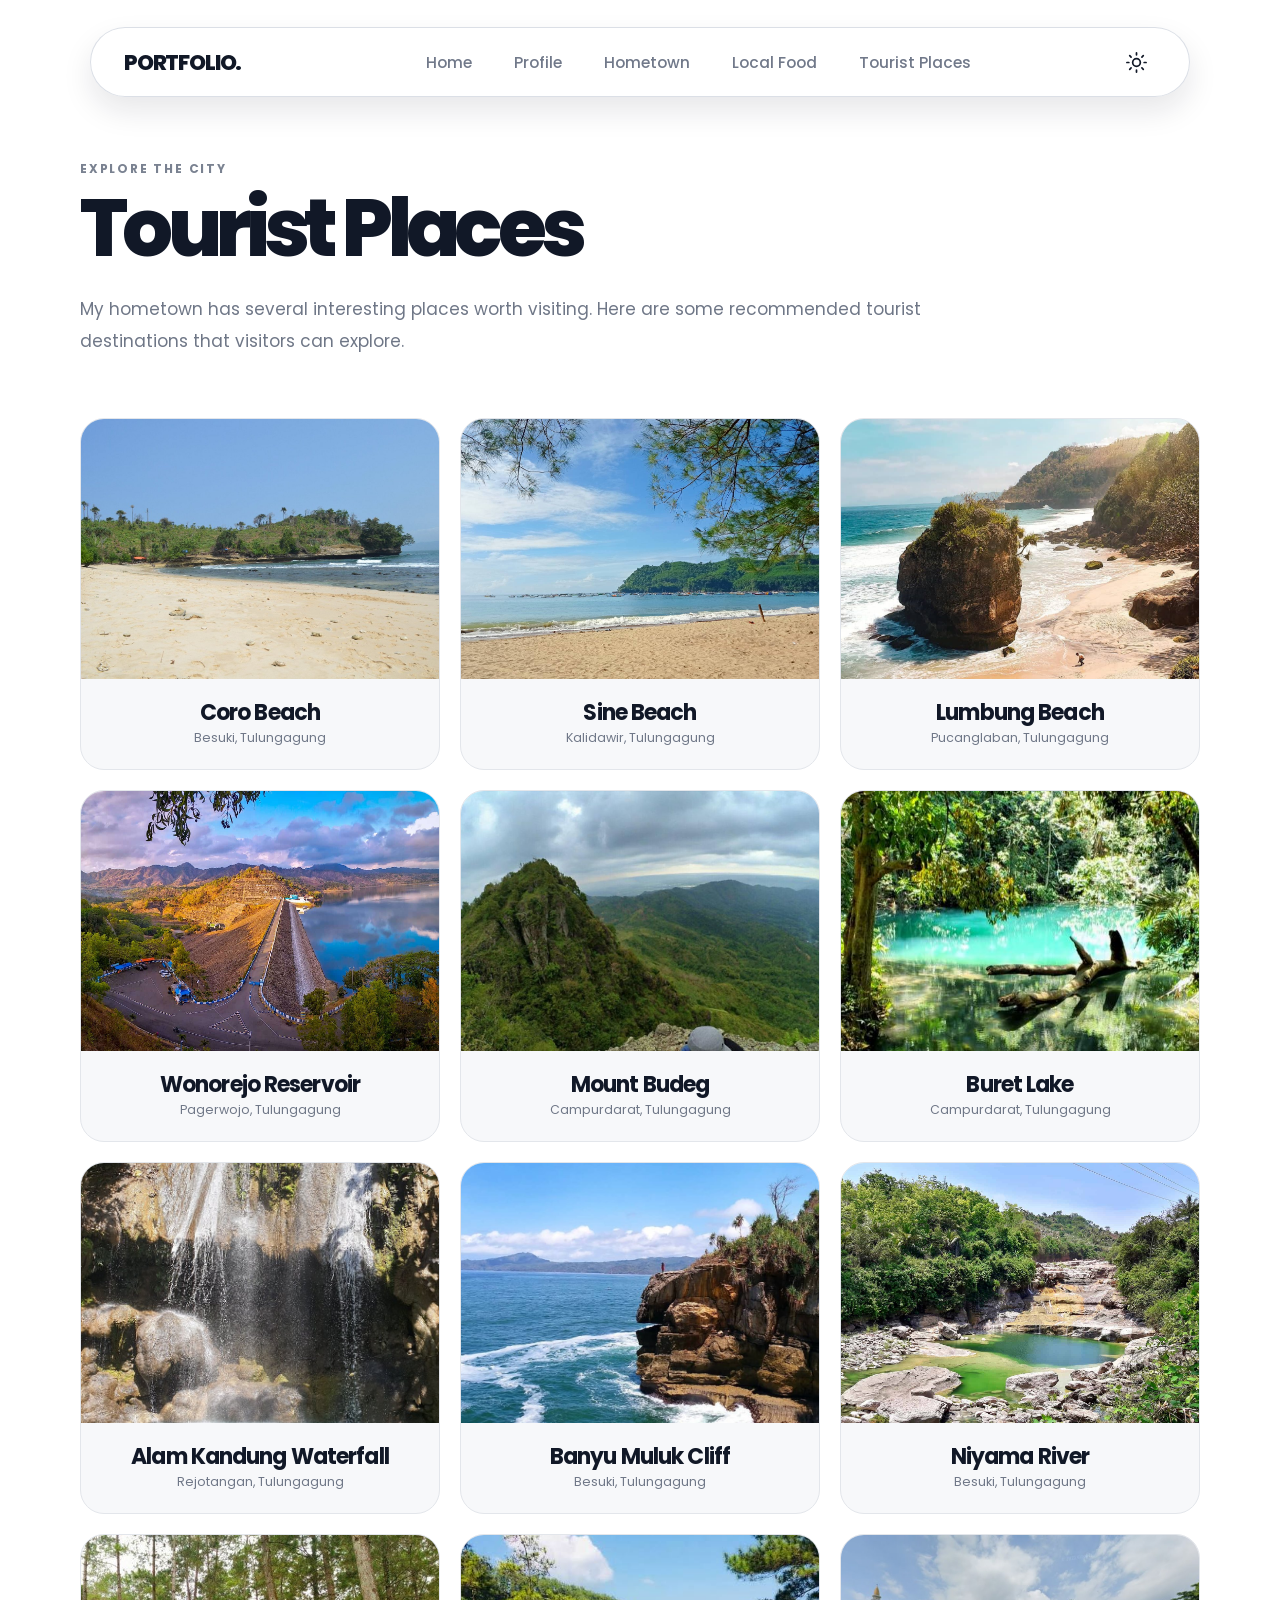
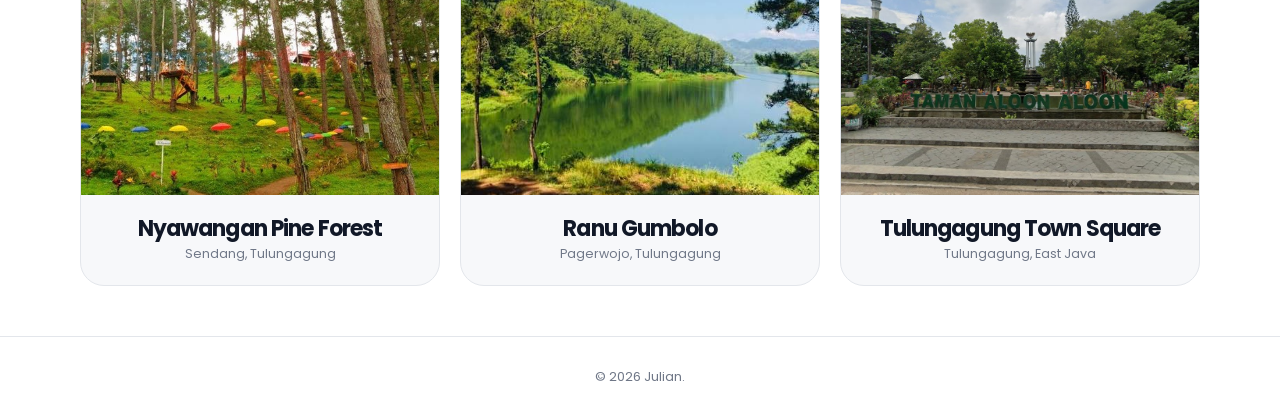
<file: semester-3/pweb/quiz1/quiz1/tourist.html>
<!DOCTYPE html>
<html lang="id">
<head>
    <meta charset="UTF-8">
    <meta name="viewport" content="width=device-width, initial-scale=1.0">

    <title>Julian | Tourist Places</title>

    <link rel="preconnect" href="https://fonts.googleapis.com">
    <link rel="preconnect" href="https://fonts.gstatic.com" crossorigin>
    <link href="https://fonts.googleapis.com/css2?family=Poppins:wght@400;500;600;700;800&display=swap" rel="stylesheet">

    <link rel="stylesheet" href="style.css">
</head>

<body>

<header class="site-header">
    <nav class="navbar">
        <a href="/quiz1/" class="brand">PORTFOLIO.</a>

        <div class="nav-links" id="navLinks">
            <a href="/quiz1/" class="nav-link">Home</a>
            <a href="/quiz1/profile" class="nav-link">Profile</a>
            <a href="/quiz1/hometown" class="nav-link">Hometown</a>
            <a href="/quiz1/food" class="nav-link">Local Food</a>
            <a href="/quiz1/tourist" class="nav-link">Tourist Places</a>
        </div>

        <button class="theme-button" id="themeButton">
            <svg viewBox="0 0 24 24">
                <circle cx="12" cy="12" r="4"></circle>
                <path d="M12 2v2M12 20v2M4.93 4.93l1.42 1.42M17.65 17.65l1.42 1.42M2 12h2M20 12h2M4.93 19.07l1.42-1.42M17.65 6.35l1.42-1.42"></path>
            </svg>
        </button>

        <button class="hamburger" id="hamburger">
            <span></span>
            <span></span>
            <span></span>
        </button>
    </nav>
</header>

<main>
    <section class="section page-section">
        <div class="section-inner">

            <div class="section-label">EXPLORE THE CITY</div>

            <h1 class="page-title">Tourist Places</h1>

            <p class="page-intro">
                My hometown has several interesting places worth visiting.
                Here are some recommended tourist destinations that visitors
                can explore.
            </p>

            <div class="tourist-grid">

                <article class="tourist-card">
                    <img src="assets/tourist/coro-beach.jpg" alt="Coro Beach">
                    <div class="tourist-content">
                        <h2>Coro Beach</h2>
                        <p class="tourist-location">Besuki, Tulungagung</p>
                    </div>
                </article>

                <article class="tourist-card">
                    <img src="assets/tourist/sine-beach.jpg" alt="Sine Beach">
                    <div class="tourist-content">
                        <h2>Sine Beach</h2>
                        <p class="tourist-location">Kalidawir, Tulungagung</p>
                    </div>
                </article>

                <article class="tourist-card">
                    <img src="assets/tourist/lumbung-beach.jpg" alt="Lumbung Beach">
                    <div class="tourist-content">
                        <h2>Lumbung Beach</h2>
                        <p class="tourist-location">Pucanglaban, Tulungagung</p>
                    </div>
                </article>

                <article class="tourist-card">
                    <img src="assets/tourist/wonorejo-reservoir.jpg" alt="Wonorejo Reservoir">
                    <div class="tourist-content">
                        <h2>Wonorejo Reservoir</h2>
                        <p class="tourist-location">Pagerwojo, Tulungagung</p>
                    </div>
                </article>

                <article class="tourist-card">
                    <img src="assets/tourist/mount-budeg.jpeg" alt="Mount Budeg">
                    <div class="tourist-content">
                        <h2>Mount Budeg</h2>
                        <p class="tourist-location">Campurdarat, Tulungagung</p>
                    </div>
                </article>

                <article class="tourist-card">
                    <img src="assets/tourist/buret-lake.jpeg" alt="Buret Lake">
                    <div class="tourist-content">
                        <h2>Buret Lake</h2>
                        <p class="tourist-location">Campurdarat, Tulungagung</p>
                    </div>
                </article>

                <article class="tourist-card">
                    <img src="assets/tourist/alam-kandung-waterfall.jpg" alt="Alam Kandung Waterfall">
                    <div class="tourist-content">
                        <h2>Alam Kandung Waterfall</h2>
                        <p class="tourist-location">Rejotangan, Tulungagung</p>
                    </div>
                </article>

                <article class="tourist-card">
                    <img src="assets/tourist/banyu-muluk-cliff.jpg" alt="Banyu Muluk Cliff">
                    <div class="tourist-content">
                        <h2>Banyu Muluk Cliff</h2>
                        <p class="tourist-location">Besuki, Tulungagung</p>
                    </div>
                </article>

                <article class="tourist-card">
                    <img src="assets/tourist/niyama-river.jpg" alt="Niyama River">
                    <div class="tourist-content">
                        <h2>Niyama River</h2>
                        <p class="tourist-location">Besuki, Tulungagung</p>
                    </div>
                </article>

                <article class="tourist-card">
                    <img src="assets/tourist/nyawangan-pine-forest.jpg" alt="Nyawangan Pine Forest">
                    <div class="tourist-content">
                        <h2>Nyawangan Pine Forest</h2>
                        <p class="tourist-location">Sendang, Tulungagung</p>
                    </div>
                </article>

                <article class="tourist-card">
                    <img src="assets/tourist/ranu-gumbolo.jpeg" alt="Ranu Gumbolo">
                    <div class="tourist-content">
                        <h2>Ranu Gumbolo</h2>
                        <p class="tourist-location">Pagerwojo, Tulungagung</p>
                    </div>
                </article>

                <article class="tourist-card">
                    <img src="assets/tourist/tulungagung-town-square.jpg" alt="Tulungagung Town Square">
                    <div class="tourist-content">
                        <h2>Tulungagung Town Square</h2>
                        <p class="tourist-location">Tulungagung, East Java</p>
                    </div>
                </article>
            </div>
        </div>
    </section>
</main>

<footer>
    © <span id="year"></span> Julian.
</footer>

<script src="script.js"></script>

</body>
</html>
</file>
<file: semester-3/pweb/quiz-1/style.css>
* {
    margin: 0;
    padding: 0;
    box-sizing: border-box;
}

:root {
    --bg: #ffffff;
    --text: #111827;
    --muted: #6f7787;
    --soft: #f7f8fa;
    --border: #e3e6eb;
    --nav-bg: rgba(255, 255, 255, 0.9);
    --shadow: 0 18px 38px rgba(15, 23, 42, 0.12);
}

body.dark {
    --bg: #090d18;
    --text: #f4f6fb;
    --muted: #a1a9ba;
    --soft: #101727;
    --border: #263149;
    --nav-bg: rgba(15, 23, 42, 0.9);
}

html {
    scroll-behavior: smooth;
    font-size: 62.5%;
}

body {
    min-width: 320px;
    overflow-x: hidden;
    background: var(--bg);
    color: var(--text);
    font-family: "Poppins", sans-serif;
    font-size: 1.6rem;
}

a {
    color: inherit;
    text-decoration: none;
}

button {
    font-family: inherit;
}

/* Navbar */
.site-header {
    position: fixed;
    top: 0;
    left: 0;
    z-index: 9999;
    width: 100%;
    padding-top: 2.7rem;
}

.site-header::before {
    content: "";
    position: absolute;
    top: 0;
    left: 0;
    width: 100%;
    height: 90px;
    background: var(--bg);
    z-index: -1;
}

.navbar {
    width: min(1100px, calc(100% - 80px));
    height: 70px;
    margin: auto;
    padding: 0 33px;
    display: flex;
    align-items: center;
    justify-content: space-between;
    background: var(--nav-bg);
    border: 1px solid rgba(218, 222, 229, 0.95);
    border-radius: 40px;
    box-shadow: 0 14px 30px rgba(15, 23, 42, 0.1);
    backdrop-filter: blur(16px);
}

body.dark .navbar {
    border-color: var(--border);
}

.brand {
    font-size: 2.15rem;
    font-weight: 800;
    letter-spacing: -0.055em;
}

.nav-links {
    display: flex;
    align-items: center;
    gap: 4.2rem;
    margin-left: 4rem;
}

.nav-link {
    position: relative;
    color: #71798a;
    font-size: 1.55rem;
    font-weight: 500;

    transition: 0.25s ease;
}

.nav-link:hover,
.nav-link.active {
    color: var(--text);
    font-weight: 700;
}

.theme-button {
    width: 40px;
    height: 40px;
    display: grid;
    place-items: center;
    border: 0;
    background: transparent;
    color: var(--text);

    cursor: pointer;
}

.theme-button svg {
    width: 23px;
    height: 23px;
    fill: none;
    stroke: currentColor;
    stroke-width: 1.8;
    stroke-linecap: round;
}

.hamburger {
    display: none;
    width: 40px;
    height: 40px;
    padding: 8px;
    background: transparent;
    border: 0;

    cursor: pointer;
}

.hamburger span {
    display: block;
    height: 2px;
    margin: 5px 0;
    background: var(--text);
    border-radius: 2px;
}

/* Hero */
.hero {
    min-height: 100vh;
    padding-top: 13.5rem;
    display: flex;
    align-items: center;
}

.hero-inner {
    width: min(1280px, calc(100% - 80px));
    min-height: 650px;

    margin: 0 auto;

    display: grid;
    grid-template-columns: 52% 48%;
    align-items: center;
}

.hero-copy {
    position: relative;
    z-index: 5;

    padding-left: 30px;
    margin-top: -2rem;
}

.hero-copy h1 {
    font-size: clamp(5.7rem, 6.4vw, 8rem);
    line-height: 1.02;
    letter-spacing: -0.075em;
    font-weight: 800;
    white-space: nowrap;
}

.hero-copy h1 span {
    color: #5f6879;
}

.role-line {
    min-height: 4.7rem;
    margin-top: 1.8rem;
    font-size: 2.9rem;
    line-height: 1.2;
    font-weight: 700;
    letter-spacing: -0.045em;
}

.typing-cursor {
    margin-left: 2px;
    color: #6c7585;
    animation: blink 0.75s steps(1) infinite;
}

@keyframes blink {
    50% {
        opacity: 0;
    }
}

.intro {
    max-width: 610px;
    margin-top: 2.7rem;
    color: var(--muted);
    font-size: 1.7rem;
    line-height: 1.85;
    letter-spacing: -0.01em;
}

.hero-actions {
    display: flex;
    gap: 1.6rem;
    margin-top: 4.2rem;
}

.button {
    min-width: 216px;
    height: 63px;
    padding: 0 29px;
    display: inline-flex;
    align-items: center;
    justify-content: center;
    gap: 15px;
    border-radius: 13px;
    font-size: 1.6rem;
    font-weight: 700;
    transition:
        transform 0.25s ease,
        box-shadow 0.25s ease,
        background 0.25s ease;
}

.button:hover {
    transform: translateY(-3px);
    box-shadow: var(--shadow);
}

.button.primary {
    color: #ffffff;
    background: #111827;
}

body.dark .button.primary {
    color: #111827;
    background: #ffffff;
}

.button.secondary {
    color: var(--text);
    background: var(--bg);
    border: 1px solid #dfe2e7;
}

body.dark .button.secondary {
    border-color: var(--border);
}

.arrow {
    margin-left: 4px;
    font-size: 2rem;
    font-weight: 400;
}

/* Social */
.connect {
    width: 595px;
    max-width: 100%;
    margin-top: 5.7rem;
}

.connect-line {
    height: 1px;
    margin-bottom: 2.9rem;
    background: #e4e6ea;
}

body.dark .connect-line {
    background: var(--border);
}

.connect p {
    color: #6c7484;
    font-size: 1.2rem;
    font-weight: 700;
    letter-spacing: 0.15em;
}

.socials {
    display: flex;
    gap: 1.5rem;
    margin-top: 1.7rem;
}

.social {
    width: 50px;
    height: 50px;
    display: grid;
    place-items: center;
    color: var(--text);
    border: 1px solid #dfe2e7;
    border-radius: 13px;
    transition: 0.25s ease;
}

body.dark .social {
    border-color: var(--border);
}

.social:hover {
    color: #ffffff;
    background: #111827;
    transform: translateY(-3px);
}

body.dark .social:hover {
    color: #111827;
    background: #ffffff;
}

.social svg {
    width: 22px;
    height: 22px;
    fill: none;
    stroke: currentColor;
    stroke-width: 1.8;
    stroke-linecap: round;
    stroke-linejoin: round;
}

.social.linkedin {
    font-size: 2.1rem;
    font-weight: 700;
}

/* Hero Image */
.hero-art {
    position: relative;
    width: 100%;
    height: 620px;
}

.glow-circle {
    position: absolute;
    top: 50%;
    left: 51%;
    width: 480px;
    height: 480px;
    transform: translate(-50%, -50%);
    border-radius: 50%;
    background:
        radial-gradient(
            circle at 30% 24%,
            rgba(255, 255, 255, 0.95),
            transparent 36%
        ),
        linear-gradient(145deg, #f6f7fa 0%, #e8ebf1 100%);
}

body.dark .glow-circle {
    background:
        radial-gradient(
            circle at 30% 24%,
            rgba(255, 255, 255, 0.12),
            transparent 36%
        ),
        linear-gradient(145deg, #1a2439 0%, #101827 100%);
}

.portrait-ring {
    position: absolute;
    top: 50%;
    left: 53%;
    z-index: 2;
    width: 446px;
    height: 446px;
    padding: 8px;
    transform: translate(-50%, -50%);
    background: #ffffff;
    border-radius: 50%;
    box-shadow:
        0 22px 55px rgba(15, 23, 42, 0.14),
        0 0 0 1px rgba(216, 220, 227, 0.8);
    overflow: hidden;
}

.portrait-ring img {
    width: 100%;
    height: 100%;
    display: block;
    object-fit: cover;
    border-radius: 50%;
}

/* Floating Info */
.floating-info {
    position: absolute;
    left: -4px;
    z-index: 5;
    width: 295px;
    min-height: 70px;
    padding: 9px 14px;
    display: flex;
    align-items: center;
    gap: 13px;
    background: rgba(255, 255, 255, 0.94);
    border: 1px solid rgba(221, 224, 230, 0.95);
    border-radius: 18px;
    box-shadow: 0 17px 32px rgba(15, 23, 42, 0.13);
    backdrop-filter: blur(15px);
    font-size: 1.35rem;
    font-weight: 700;
    animation: floatCard 4s ease-in-out infinite;
}

body.dark .floating-info {
    background: rgba(17, 24, 39, 0.94);
    border-color: var(--border);
}

.info-one {
    top: 39%;
}

.info-two {
    top: 51%;
    animation-delay: 0.35s;
}

.info-three {
    top: 63%;
    animation-delay: 0.7s;
}

.info-icon {
    flex: 0 0 43px;
    width: 43px;
    height: 43px;
    display: grid;
    place-items: center;
    color: #ffffff;
    background: #111827;
    border-radius: 12px;
    font-size: 1.45rem;
    font-weight: 700;
}

body.dark .info-icon {
    color: #111827;
    background: #ffffff;
}

.info-icon svg {
    width: 22px;
    height: 22px;
    fill: none;
    stroke: currentColor;
    stroke-width: 2;
    stroke-linecap: round;
    stroke-linejoin: round;
}

@keyframes floatCard {
    0%,
    100% {
        transform: translateY(0);
    }

    50% {
        transform: translateY(-5px);
    }
}

/* General Section */
.section {
    padding: 12rem 0;
}

.section-inner {
    width: min(1120px, calc(100% - 48px));
    margin: auto;
}

.section-label {
    margin-bottom: 1rem;
    color: #7a8291;
    font-size: 1.2rem;
    font-weight: 700;
    letter-spacing: 0.15em;
}

.section h2 {
    margin-bottom: 5rem;
    font-size: clamp(4rem, 5vw, 5.8rem);
    line-height: 1.05;
    letter-spacing: -0.065em;
}

/* Page */
.page-section {
    padding-top: 16rem;
    padding-bottom: 5rem;
}

.page-title {
    margin-bottom: 2.5rem;
    font-size: clamp(5rem, 7vw, 8rem);
    line-height: 1;
    letter-spacing: -0.07em;
    font-weight: 800;
}

.page-intro {
    max-width: 950px;
    margin-bottom: 6rem;
    color: var(--muted);
    font-size: 1.7rem;
    line-height: 1.9;
}

.page-intro p {
    margin-bottom: 2rem;
}

.page-intro p:last-child {
    margin-bottom: 0;
}

/* Experience */
.experience {
    background: var(--soft);
}

.timeline {
    max-width: 850px;
    padding-left: 4rem;
    border-left: 1px solid var(--border);
}

.timeline-item {
    position: relative;
    padding-bottom: 5rem;
}

.timeline-item:last-child {
    padding-bottom: 0;
}

.timeline-item::before {
    content: "";
    position: absolute;
    left: -4.55rem;
    top: 5px;
    width: 12px;
    height: 12px;
    background: #3e4fa9;
    border: 4px solid var(--soft);
    border-radius: 50%;
}

.timeline-date {
    color: #4857a4;
    font-size: 1.25rem;
    font-weight: 700;
}

.timeline-item h3 {
    margin-top: 0.6rem;
    font-size: 2.4rem;
}

.timeline-item h4 {
    margin: 0.3rem 0 1rem;
    color: var(--muted);
}

.timeline-item p {
    color: var(--muted);
    line-height: 1.8;
}

/* Hometown */
.hometown-feature {
    display: grid;
    grid-template-columns: 1fr 1fr;
    gap: 5rem;
    align-items: center;
    margin-bottom: 5rem;
}

.hometown-visual {
    width: 100%;
    height: 720px;
    overflow: hidden;
    border: 1px solid var(--border);
    border-radius: 25px;
    box-shadow: var(--shadow);
}

.hometown-visual img {
    width: 100%;
    height: 100%;
    display: block;
    object-fit: cover;
}

.hometown-content h2 {
    margin: 1rem 0 2rem;
    font-size: 4rem;
    line-height: 1.1;
    letter-spacing: -0.06em;
}

.hometown-content p {
    margin-bottom: 1.5rem;
    color: var(--muted);
    line-height: 1.8;
}

.mini-label {
    color: #7a8291;
    font-size: 1.1rem;
    font-weight: 700;
    letter-spacing: 0.15em;
}

/* Food & Tourist */
.food-grid,
.tourist-grid {
    display: grid;
    grid-template-columns: repeat(3, 1fr);
    gap: 2rem;
}

.food-card,
.tourist-card {
    overflow: hidden;
    background: var(--soft);
    border: 1px solid var(--border);
    border-radius: 24px;
    transition: 0.3s ease;
}

.food-card:hover,
.tourist-card:hover {
    transform: translateY(-7px);
    box-shadow: var(--shadow);
}

.food-card img,
.tourist-card img {
    width: 100%;
    height: 260px;
    display: block;
    object-fit: cover;
}

.tourist-card img {
    transition: transform 0.4s ease;
}

.tourist-card:hover img {
    transform: scale(1.05);
}

.food-card-content,
.tourist-content {
    min-height: 90px;
    padding: 1.5rem;
    display: flex;
    flex-direction: column;
    align-items: center;
    justify-content: center;
    text-align: center;
}

.food-card-content h2,
.tourist-content h2 {
    margin: 0;
    text-align: center;
    font-size: 2.2rem;
    letter-spacing: -0.04em;
}

.tourist-location {
    margin-top: 0.5rem;
    color: var(--muted);
    font-size: 1.25rem;
    line-height: 1.4;
    text-align: center;
}

/* Footer */
footer {
    padding: 3rem;
    color: var(--muted);
    font-size: 1.3rem;
    text-align: center;
    border-top: 1px solid var(--border);
}

/* Tablet */
@media (max-width: 1100px) {
    .hero-inner {
        width: min(100% - 50px, 1100px);
        grid-template-columns: 1fr 1fr;
    }
    .hero-copy {
        padding-left: 0;
    }
    .hero-copy h1 {
        font-size: 5.8rem;
    }
    .role-line {
        font-size: 2.5rem;
    }
    .portrait-ring {
        width: 390px;
        height: 390px;
    }
    .glow-circle {
        width: 420px;
        height: 420px;
    }
    .floating-info {
        left: -20px;
        width: 270px;
    }
}

/* Mobile*/
@media (max-width: 850px) {
    .site-header {
        padding-top: 1.5rem;
    }
    .navbar {
        width: calc(100% - 30px);
        height: 62px;
        padding: 0 22px;
    }
    .nav-links {
        position: absolute;
        top: 75px;
        left: 15px;
        right: 15px;
        display: none;
        flex-direction: column;
        align-items: stretch;
        gap: 0.4rem;
        padding: 15px;
        margin: 0;
        background: var(--nav-bg);
        border: 1px solid var(--border);
        border-radius: 20px;
        box-shadow: var(--shadow);
        backdrop-filter: blur(15px);
    }
    .nav-links.open {
        display: flex;
    }
    .nav-link {
        padding: 12px 15px;
    }
    .hamburger {
        display: block;
    }
    .theme-button {
        margin-left: auto;
        margin-right: 6px;
    }

    /* Hero */
    .hero {
        padding-top: 10rem;
    }
    .hero-inner {
        width: min(100% - 34px, 700px);
        display: flex;
        flex-direction: column;
    }
    .hero-copy {
        width: 100%;
        margin-top: 0;
        text-align: center;
    }
    .hero-copy h1 {
        font-size: clamp(4.7rem, 11vw, 6.8rem);
    }
    .role-line {
        font-size: 2.4rem;
    }
    .intro {
        margin-left: auto;
        margin-right: auto;
    }
    .hero-actions {
        justify-content: center;
    }
    .connect {
        margin-left: auto;
        margin-right: auto;
        text-align: left;
    }

    /* Hero image */
    .hero-art {
        width: min(100%, 600px);
        height: 510px;
        margin-top: 2rem;
    }
    .portrait-ring {
        left: 58%;
        width: 350px;
        height: 350px;
    }
    .glow-circle {
        left: 58%;
        width: 380px;
        height: 380px;
    }
    .floating-info {
        left: 0;
        width: 270px;
    }
    .info-one {
        top: 28%;
    }
    .info-two {
        top: 43%;
    }
    .info-three {
        top: 58%;
    }

    /* Pages */
    .page-section {
        padding-top: 13rem;
    }
    .hometown-feature {
        grid-template-columns: 1fr;
    }
    .hometown-visual {
        height: 500px;
    }
    .food-grid,
    .tourist-grid {
        grid-template-columns: repeat(2, 1fr);
    }
    .contact-box {
        flex-direction: column;
        align-items: flex-start;
    }
}

/* Small Mobile */
@media (max-width: 550px) {
    .hero-copy h1 {
        font-size: 4.3rem;
    }
    .role-line {
        font-size: 2rem;
    }
    .intro,
    .page-intro {
        font-size: 1.45rem;
    }
    .hero-actions {
        flex-direction: column;
    }
    .button {
        width: 100%;
    }
    .hero-art {
        height: 440px;
    }
    .portrait-ring {
        left: 60%;
        width: 275px;
        height: 275px;
    }
    .glow-circle {
        left: 60%;
        width: 300px;
        height: 300px;
    }
    .floating-info {
        width: 230px;
        min-height: 62px;
        font-size: 1.05rem;
    }
    .info-icon {
        flex-basis: 38px;
        width: 38px;
        height: 38px;
    }
    .info-one {
        top: 22%;
        left: -4px;
    }
    .info-two {
        top: 39%;
        left: -4px;
    }
    .info-three {
        top: 56%;
        left: -4px;
    }

    /* Pages */
    .section {
        padding: 9rem 0;
    }
    .page-section {
        padding-top: 12rem;
        padding-bottom: 7rem;
    }
    .page-title {
        font-size: 4.5rem;
    }
    .hometown-visual {
        height: 320px;
    }
    .hometown-content h2 {
        font-size: 3.5rem;
    }
    .food-grid,
    .tourist-grid {
        grid-template-columns: repeat(2, 1fr);
        gap: 1.2rem;
    }
    .food-card img,
    .tourist-card img {
        height: 180px;
    }
    .food-card-content,
    .tourist-content {
        padding: 1.5rem;
    }
    .food-card-content h2,
    .tourist-content h2 {
        font-size: 1.6rem;
    }
}
</file>
<file: semester-3/pweb/quiz1/style.css>
* {
    margin: 0;
    padding: 0;
    box-sizing: border-box;
}

:root {
    --bg: #ffffff;
    --text: #111827;
    --muted: #6f7787;
    --soft: #f7f8fa;
    --border: #e3e6eb;
    --nav-bg: rgba(255, 255, 255, 0.9);
    --shadow: 0 18px 38px rgba(15, 23, 42, 0.12);
}

body.dark {
    --bg: #090d18;
    --text: #f4f6fb;
    --muted: #a1a9ba;
    --soft: #101727;
    --border: #263149;
    --nav-bg: rgba(15, 23, 42, 0.9);
}

html {
    scroll-behavior: smooth;
    font-size: 62.5%;
}

body {
    min-width: 320px;
    min-height: 100vh;
    overflow-x: hidden;
    background: var(--bg);
    color: var(--text);
    font-family: "Poppins", sans-serif;
    font-size: 1.6rem;
    display: flex;
    flex-direction: column;
}

main {
    flex: 1;
}

a {
    color: inherit;
    text-decoration: none;
}

button {
    font-family: inherit;
}

/* Navbar */
.site-header {
    position: fixed;
    top: 0;
    left: 0;
    z-index: 9999;
    width: 100%;
    padding-top: 2.7rem;
}

.site-header::before {
    content: "";
    position: absolute;
    top: 0;
    left: 0;
    z-index: -1;
    width: 100%;
    height: 90px;
    background: var(--bg);
}

.navbar {
    width: min(1100px, calc(100% - 80px));
    height: 70px;
    margin: 0 auto;
    padding: 0 33px;
    display: flex;
    align-items: center;
    justify-content: space-between;
    background: var(--nav-bg);
    border: 1px solid rgba(218, 222, 229, 0.95);
    border-radius: 40px;
    box-shadow: 0 14px 30px rgba(15, 23, 42, 0.1);
    backdrop-filter: blur(16px);
}

body.dark .navbar {
    border-color: var(--border);
}

.brand {
    flex-shrink: 0;
    font-size: 2.15rem;
    font-weight: 800;
    letter-spacing: -0.055em;
}

.nav-links {
    display: flex;
    align-items: center;
    gap: 4.2rem;
    margin-left: 4rem;
}

.nav-link {
    position: relative;
    color: #71798a;
    font-size: 1.55rem;
    font-weight: 500;
    white-space: nowrap;
    transition: 0.25s ease;
}

.nav-link:hover,
.nav-link.active {
    color: var(--text);
    font-weight: 700;
}

.theme-button {
    width: 40px;
    height: 40px;
    display: grid;
    place-items: center;
    border: 0;
    background: transparent;
    color: var(--text);
    cursor: pointer;
    flex-shrink: 0;
}

.theme-button svg {
    width: 23px;
    height: 23px;
    fill: none;
    stroke: currentColor;
    stroke-width: 1.8;
    stroke-linecap: round;
}

.hamburger {
    display: none;
    width: 40px;
    height: 40px;
    padding: 8px;
    background: transparent;
    border: 0;
    cursor: pointer;
}

.hamburger span {
    display: block;
    height: 2px;
    margin: 5px 0;
    background: var(--text);
    border-radius: 2px;
}

/* Home */
.hero {
    position: relative;
    min-height: calc(100vh - 9rem);
    padding-top: 15rem;
    padding-bottom: 8rem;
    display: flex;
    align-items: flex-start;
}

.hero-inner {
    position: relative;
    width: min(1280px, calc(100% - 80px));
    margin: 0 auto;
    display: grid;
    grid-template-columns: 52% 48%;
    align-items: center;
}

.hero-copy {
    position: relative;
    z-index: 5;
    padding-left: 30px;
    margin-top: -2rem;
}

.hero-copy h1 {
    font-size: clamp(5.7rem, 6.4vw, 8rem);
    line-height: 1.02;
    letter-spacing: -0.075em;
    font-weight: 800;
    white-space: nowrap;
}

.hero-copy h1 span {
    color: #5f6879;
}

/* Typing / Role */
.role-line {
    min-height: 4.7rem;
    margin-top: 1.8rem;
    font-size: 2.9rem;
    line-height: 1.2;
    font-weight: 700;
    letter-spacing: -0.045em;
}

.typing-cursor {
    margin-left: 2px;
    color: #6c7585;
    animation: blink 0.75s steps(1) infinite;
}

@keyframes blink {
    50% {
        opacity: 0;
    }
}

/* Hero */
.intro {
    max-width: 450px;
    margin-top: 2.7rem;
    color: var(--muted);
    font-size: 1.7rem;
    line-height: 1.85;
    letter-spacing: -0.01em;
    text-align: justify;
}

.hero-actions {
    display: flex;
    gap: 1.6rem;
    margin-top: 4.2rem;
}

.button {
    min-width: 216px;
    height: 63px;
    padding: 0 29px;
    display: inline-flex;
    align-items: center;
    justify-content: center;
    gap: 15px;
    border-radius: 13px;
    font-size: 1.6rem;
    font-weight: 700;
    transition:
        transform 0.25s ease,
        box-shadow 0.25s ease,
        background 0.25s ease;
}

.button:hover {
    transform: translateY(-3px);
    box-shadow: var(--shadow);
}

.button.primary {
    color: #ffffff;
    background: #111827;
}

body.dark .button.primary {
    color: #111827;
    background: #ffffff;
}

.button.secondary {
    color: var(--text);
    background: var(--bg);
    border: 1px solid #dfe2e7;
}

body.dark .button.secondary {
    border-color: var(--border);
}

.arrow {
    margin-left: 4px;

    font-size: 2rem;
    font-weight: 400;
}

/* Social Media */
.connect {
    width: min(595px, 100%);
    margin-top: 5.7rem;
    text-align: center;
}

.connect-line {
    width: 100%;
    height: 1px;
    margin: 0 auto 2.9rem;
    background: #e4e6ea;
}

body.dark .connect-line {
    background: var(--border);
}

.connect p {
    margin: 0;
    color: #6c7484;
    font-size: 1.2rem;
    font-weight: 700;
    letter-spacing: 0.15em;
    text-align: center;
}

.socials {
    display: flex;
    align-items: center;
    justify-content: center;
    gap: 1.5rem;
    margin-top: 1.7rem;
}

.social {
    width: 50px;
    height: 50px;
    display: grid;
    place-items: center;
    color: var(--text);
    border: 1px solid #dfe2e7;
    border-radius: 13px;
    transition: 0.25s ease;
}

body.dark .social {
    border-color: var(--border);
}

.social:hover {
    color: #ffffff;
    background: #111827;
    transform: translateY(-3px);
}

body.dark .social:hover {
    color: #111827;
    background: #ffffff;
}

.social svg {
    width: 22px;
    height: 22px;
    fill: none;
    stroke: currentColor;
    stroke-width: 1.8;
    stroke-linecap: round;
    stroke-linejoin: round;
}

.social.linkedin {
    font-size: 2.1rem;
    font-weight: 700;
}

.hero-art {
    position: relative;
    width: 100%;
    height: 620px;
}

.portrait-stage {
    position: absolute;
    inset: 0;
}

.glow-circle {
    position: absolute;
    top: 50%;
    left: 51%;
    width: 480px;
    height: 480px;
    transform: translate(-50%, -50%);
    border-radius: 50%;
    background:
        radial-gradient(
            circle at 30% 24%,
            rgba(255, 255, 255, 0.95),
            transparent 36%
        ),
        linear-gradient(
            145deg,
            #f6f7fa 0%,
            #e8ebf1 100%
        );
}

body.dark .glow-circle {
    background:
        radial-gradient(
            circle at 30% 24%,
            rgba(255, 255, 255, 0.12),
            transparent 36%
        ),
        linear-gradient(
            145deg,
            #1a2439 0%,
            #101827 100%
        );
}

.portrait-ring {
    position: absolute;
    top: 50%;
    left: 53%;
    z-index: 2;
    width: 446px;
    height: 446px;
    padding: 8px;
    transform: translate(-50%, -50%);
    background: #ffffff;
    border-radius: 50%;
    box-shadow:
        0 22px 55px rgba(15, 23, 42, 0.14),
        0 0 0 1px rgba(216, 220, 227, 0.8);
    overflow: hidden;
}

.portrait-ring img {
    width: 100%;
    height: 100%;
    display: block;
    object-fit: cover;
    border-radius: 50%;
}

/* Floating Information Cards*/
.floating-info {
    position: absolute;
    z-index: 5;
    left: -55px;
    width: 275px;
    min-height: 68px;
    padding: 8px 14px;
    display: flex;
    align-items: center;
    gap: 13px;
    background: rgba(255, 255, 255, 0.95);
    border: 1px solid rgba(221, 224, 230, 0.95);
    border-radius: 18px;
    box-shadow: 0 17px 32px rgba(15, 23, 42, 0.13);
    backdrop-filter: blur(15px);
    font-size: 1.25rem;
    font-weight: 700;
    animation: floatCard 4s ease-in-out infinite;
}

body.dark .floating-info {
    background: rgba(17, 24, 39, 0.95);
    border-color: var(--border);
}

.info-one {
    top: 34%;
}

.info-two {
    top: 47%;
    animation-delay: 0.35s;
}

.info-three {
    top: 60%;
    animation-delay: 0.7s;
}

.info-icon {
    flex: 0 0 42px;
    width: 42px;
    height: 42px;
    display: grid;
    place-items: center;
    color: #ffffff;
    background: #111827;
    border-radius: 12px;
    font-size: 1.4rem;
    font-weight: 700;
}

body.dark .info-icon {
    color: #111827;
    background: #ffffff;
}

.info-icon svg {
    width: 21px;
    height: 21px;
    fill: none;
    stroke: currentColor;
    stroke-width: 2;
    stroke-linecap: round;
    stroke-linejoin: round;
}

@keyframes floatCard {
    0%,
    100% {transform: translateY(0);}
    50% {transform: translateY(-5px);}
}

/* General Section */
.section {
    padding: 12rem 0;
}

.section-inner {
    width: min(1120px, calc(100% - 48px));
    margin: 0 auto;
}

.section-label {
    margin-bottom: 1rem;
    color: #7a8291;
    font-size: 1.2rem;
    font-weight: 700;
    letter-spacing: 0.15em;
}

.section h2 {
    margin-bottom: 5rem;
    font-size: clamp(4rem, 5vw, 5.8rem);
    line-height: 1.05;
    letter-spacing: -0.065em;
}

/* Page Section */
.page-section {
    padding-top: 16rem;
    padding-bottom: 7rem;
}

.page-title {
    margin-bottom: 2.5rem;
    font-size: clamp(5rem, 7vw, 8rem);
    line-height: 1;
    letter-spacing: -0.07em;
    font-weight: 800;
}

.page-intro {
    max-width: 950px;
    margin-bottom: 6rem;
    color: var(--muted);
    font-size: 1.7rem;
    line-height: 1.9;
}

.page-intro p {
    margin-bottom: 2rem;
    text-align: justify;
}

.page-intro p:last-child {
    margin-bottom: 0;
}

/* Experience */
.experience {
    background: var(--soft);
}

.timeline {
    max-width: 850px;
    padding-left: 4rem;
    border-left: 1px solid var(--border);
}

.timeline-item {
    position: relative;
    padding-bottom: 5rem;
}

.timeline-item:last-child {
    padding-bottom: 0;
}

.timeline-item::before {
    content: "";
    position: absolute;
    left: -4.55rem;
    top: 5px;
    width: 12px;
    height: 12px;
    background: #3e4fa9;
    border: 4px solid var(--soft);
    border-radius: 50%;
}

.timeline-date {
    color: #4857a4;
    font-size: 1.25rem;
    font-weight: 700;
}

.timeline-item h3 {
    margin-top: 0.6rem;
    font-size: 2.4rem;
}

.timeline-item h4 {
    margin: 0.3rem 0 1rem;
    color: var(--muted);
}

.timeline-item p {
    color: var(--muted);
    line-height: 1.8;
    text-align: justify;
}

/* Hometown */
.hometown-feature {
    display: grid;
    grid-template-columns: 1fr 1fr;
    gap: 5rem;
    align-items: center;
    margin-bottom: 5rem;
}

.hometown-visual {
    width: 100%;
    height: 720px;
    overflow: hidden;
    border: 1px solid var(--border);
    border-radius: 25px;
    box-shadow: var(--shadow);
}

.hometown-visual img {
    width: 100%;
    height: 100%;
    display: block;
    object-fit: cover;
}

.hometown-content h2 {
    margin: 1rem 0 2rem;
    font-size: 4rem;
    line-height: 1.1;
    letter-spacing: -0.06em;
}

.hometown-content p {
    margin-bottom: 1.5rem;
    color: var(--muted);
    line-height: 1.8;
    text-align: justify;
}

.mini-label {
    color: #7a8291;
    font-size: 1.1rem;
    font-weight: 700;
    letter-spacing: 0.15em;
}

/* Food & Tourist */
.food-grid,
.tourist-grid {
    display: grid;
    grid-template-columns: repeat(3, 1fr);
    gap: 2rem;
}

.food-card,
.tourist-card {
    overflow: hidden;
    background: var(--soft);
    border: 1px solid var(--border);
    border-radius: 24px;
    transition: 0.3s ease;
}

.food-card:hover,
.tourist-card:hover {
    transform: translateY(-7px);
    box-shadow: var(--shadow);
}

.food-card img,
.tourist-card img {
    width: 100%;
    height: 260px;
    display: block;
    object-fit: cover;
}

.tourist-card img {
    transition: transform 0.4s ease;
}

.tourist-card:hover img {
    transform: scale(1.05);
}

.food-card-content,
.tourist-content {
    min-height: 90px;
    padding: 1.5rem;
    display: flex;
    flex-direction: column;
    align-items: center;
    justify-content: center;
    text-align: center;
}

.food-card-content h2,
.tourist-content h2 {
    margin: 0;
    text-align: center;
    font-size: 2.2rem;
    letter-spacing: -0.04em;
}

.tourist-location {
    margin-top: 0.5rem;
    color: var(--muted);
    font-size: 1.25rem;
    line-height: 1.4;
    text-align: center;
}

.food-description {
    margin-top: 0.8rem;
    color: var(--muted);
    font-size: 1.3rem;
    line-height: 1.7;
    text-align: justify;
}

/* Footer */
footer {
    padding: 3rem;
    color: var(--muted);
    font-size: 1.3rem;
    text-align: center;
    border-top: 1px solid var(--border);
}

/* Tablet / Dekstop Mode on Phone */
@media (min-width: 851px) and (max-width: 1100px) {
    .navbar {
        width: calc(100% - 60px);
        padding: 0 25px;
    }

    .nav-links {
        gap: 2.5rem;
        margin-left: 2rem;
    }

    .nav-link {
        font-size: 1.4rem;
    }

    .brand {
        font-size: 1.9rem;
    }

    .hero {
        min-height: 100vh;
        padding-top: 13rem;
        padding-bottom: 6rem;
        align-items: flex-start;
    }

    .hero-inner {
        width: calc(100% - 60px);
        min-height: 600px;
        display: grid;
        grid-template-columns: 52% 48%;
        align-items: center;
    }

    .hero-copy {
        width: 100%;
        padding-left: 10px;
        margin-top: 0;
        text-align: left;
    }

    .hero-copy h1 {
        font-size: clamp(4.8rem, 6vw, 6.5rem);
        line-height: 1.02;
        white-space: nowrap;
    }

    .role-line {
        min-height: 4.2rem;
        margin-top: 1.5rem;
        font-size: clamp(2.1rem, 3vw, 2.7rem);
    }

    .intro {
        max-width: 450px;
        margin-top: 2.3rem;
        font-size: 1.5rem;
        line-height: 1.8;
    }

    .hero-actions {
        justify-content: flex-start;
        margin-top: 3.5rem;
    }

    .button {
        min-width: 190px;
        height: 58px;
        font-size: 1.45rem;
    }

    .connect {
        width: 100%;
        max-width: 560px;
        margin: 4.8rem 0 0;
        text-align: center;
    }

    .connect-line {
        width: 100%;
        margin-bottom: 2.5rem;
    }

    .connect p {
        text-align: center;
    }

    .socials {
        justify-content: center;
    }

    .hero-art {
        width: 100%;
        height: 560px;
        margin: 0;
    }

    .glow-circle {
        width: 390px;
        height: 390px;
        left: 52%;
    }

    .portrait-ring {
        width: 360px;
        height: 360px;
        left: 53%;
    }

    .floating-info {
        left: -5px;
        width: 235px;
        min-height: 60px;
        font-size: 1rem;
    }

    .info-one {
        top: 32%;
    }

    .info-two {
        top: 47%;
    }

    .info-three {
        top: 62%;
    }

    .section-inner {
        width: min(100% - 48px, 1000px);
    }

    .page-section {
        padding-top: 14rem;
    }

    .hometown-feature {
        gap: 3rem;
    }

    .food-grid,
    .tourist-grid {
        gap: 1.5rem;
    }
}

/* Mobile */
@media (max-width: 850px) {
    .site-header {
        padding-top: 1.5rem;
    }

    .site-header::before {
        height: 75px;
    }

    .navbar {
        width: calc(100% - 30px);
        height: 62px;
        padding: 0 22px;
    }

    .brand {
        font-size: 1.8rem;
    }

    .nav-links {
        position: absolute;
        top: 75px;
        left: 15px;
        right: 15px;
        display: none;
        flex-direction: column;
        align-items: stretch;
        gap: 0.4rem;
        padding: 15px;
        margin: 0;
        background: var(--nav-bg);
        border: 1px solid var(--border);
        border-radius: 20px;
        box-shadow: var(--shadow);
        backdrop-filter: blur(15px);
    }

    .nav-links.open {
        display: flex;
    }

    .nav-link {
        padding: 12px 15px;
    }

    .hamburger {
        display: block;
    }

    .theme-button {
        margin-left: auto;
        margin-right: 6px;
    }

    .hero {
        min-height: auto;
        padding-top: 10rem;
        padding-bottom: 7rem;
        align-items: flex-start;
    }

    .hero-inner {
        width: calc(100% - 30px);
        min-height: auto;
        display: flex;
        flex-direction: column;
        align-items: center;
    }

    .hero-copy {
        width: 100%;
        padding-left: 0;
        margin-top: 0;
        text-align: center;
    }

    .hero-copy h1 {
        font-size: clamp(4.7rem, 11vw, 6.8rem);
        line-height: 1.05;
        white-space: nowrap;
    }

    .role-line {
        font-size: 2.4rem;
    }

    .intro {
        margin-left: auto;
        margin-right: auto;
    }

    .hero-actions {
        justify-content: center;
    }

    .connect {
        width: min(595px, 100%);
        margin: 5rem auto 0;
        text-align: center;
    }

    .connect-line {
        width: 100%;
        margin-bottom: 2.5rem;
    }

    .connect p {
        text-align: center;
    }

    .socials {
        justify-content: center;
    }

    .hero-art {
        width: min(100%, 420px);
        height: auto;
        margin: 3rem auto 0;
        display: flex;
        flex-direction: column;
        align-items: center;
        gap: 1.4rem;
    }

    .portrait-stage {
        position: relative;
        width: 340px;
        height: 340px;
        margin: 0 auto;
    }

    .portrait-ring {
        top: 50%;
        left: 50%;
        width: 300px;
        height: 300px;
    }

    .glow-circle {
        top: 50%;
        left: 50%;
        width: 330px;
        height: 330px;
    }

    .floating-info {
        position: static;
        left: auto;
        width: 100%;
        max-width: 360px;
        min-height: 66px;
        font-size: 1.15rem;
        animation: none;
    }

    .page-section {
        padding-top: 13rem;
    }

    .hometown-feature {
        grid-template-columns: 1fr;
    }

    .hometown-visual {
        height: 500px;
    }

    .food-grid,
    .tourist-grid {
        grid-template-columns: repeat(2, 1fr);
    }

    .contact-box {
        flex-direction: column;
        align-items: flex-start;
    }
}

/* Small Mobile */
@media (max-width: 550px) {
    .navbar {
        padding: 0 18px;
    }

    .brand {
        font-size: 1.65rem;
    }

    .hero {
        padding-top: 9.5rem;
    }

    .hero-copy h1 {
        font-size: 4.3rem;
        white-space: nowrap;
    }

    .role-line {
        font-size: 2rem;
    }

    .intro,
    .page-intro {
        font-size: 1.45rem;
    }

    .hero-actions {
        flex-direction: column;
    }

    .button {
        width: 100%;
    }

    .connect {
        width: 100%;
        margin-top: 4.5rem;
    }

    .socials {
        gap: 1.2rem;
    }

    .social {
        width: 48px;
        height: 48px;
    }

    .hero-art {
        width: min(100%, 320px);
    }

    .portrait-stage {
        width: 240px;
        height: 240px;
    }

    .portrait-ring {
        width: 205px;
        height: 205px;
    }

    .glow-circle {
        width: 230px;
        height: 230px;
    }

    .floating-info {
        max-width: 300px;
        min-height: 60px;
        padding: 7px 11px;
        font-size: 1rem;
    }

    .info-icon {
        flex-basis: 37px;
        width: 37px;
        height: 37px;
        border-radius: 11px;
    }

    .section {
        padding: 9rem 0;
    }

    .page-section {
        padding-top: 12rem;
        padding-bottom: 7rem;
    }

    .page-title {
        font-size: 4.5rem;
    }

    .hometown-visual {
        height: 320px;
    }

    .hometown-content h2 {
        font-size: 3.5rem;
    }

    .food-grid,
    .tourist-grid {
        grid-template-columns: repeat(2, 1fr);
        gap: 1.2rem;
    }

    .food-card img,
    .tourist-card img {
        height: 180px;
    }

    .food-card-content,
    .tourist-content {
        padding: 1.5rem;
    }

    .food-card-content h2,
    .tourist-content h2 {
        font-size: 1.6rem;
    }
}
</file>
<file: semester-3/pweb/quiz1/quiz1/style.css>
* {
    margin: 0;
    padding: 0;
    box-sizing: border-box;
}

:root {
    --bg: #ffffff;
    --text: #111827;
    --muted: #6f7787;
    --soft: #f7f8fa;
    --border: #e3e6eb;
    --nav-bg: rgba(255, 255, 255, 0.9);
    --shadow: 0 18px 38px rgba(15, 23, 42, 0.12);
}

body.dark {
    --bg: #090d18;
    --text: #f4f6fb;
    --muted: #a1a9ba;
    --soft: #101727;
    --border: #263149;
    --nav-bg: rgba(15, 23, 42, 0.9);
}

html {
    scroll-behavior: smooth;
    font-size: 62.5%;
}

body {
    min-width: 320px;
    overflow-x: hidden;
    background: var(--bg);
    color: var(--text);
    font-family: "Poppins", sans-serif;
    font-size: 1.6rem;
}

a {
    color: inherit;
    text-decoration: none;
}

button {
    font-family: inherit;
}

/* Navbar */
.site-header {
    position: fixed;
    top: 0;
    left: 0;
    z-index: 9999;
    width: 100%;
    padding-top: 2.7rem;
}

.site-header::before {
    content: "";
    position: absolute;
    top: 0;
    left: 0;
    width: 100%;
    height: 90px;
    background: var(--bg);
    z-index: -1;
}

.navbar {
    width: min(1100px, calc(100% - 80px));
    height: 70px;
    margin: auto;
    padding: 0 33px;
    display: flex;
    align-items: center;
    justify-content: space-between;
    background: var(--nav-bg);
    border: 1px solid rgba(218, 222, 229, 0.95);
    border-radius: 40px;
    box-shadow: 0 14px 30px rgba(15, 23, 42, 0.1);
    backdrop-filter: blur(16px);
}

body.dark .navbar {
    border-color: var(--border);
}

.brand {
    font-size: 2.15rem;
    font-weight: 800;
    letter-spacing: -0.055em;
}

.nav-links {
    display: flex;
    align-items: center;
    gap: 4.2rem;
    margin-left: 4rem;
}

.nav-link {
    position: relative;
    color: #71798a;
    font-size: 1.55rem;
    font-weight: 500;

    transition: 0.25s ease;
}

.nav-link:hover,
.nav-link.active {
    color: var(--text);
    font-weight: 700;
}

.theme-button {
    width: 40px;
    height: 40px;
    display: grid;
    place-items: center;
    border: 0;
    background: transparent;
    color: var(--text);

    cursor: pointer;
}

.theme-button svg {
    width: 23px;
    height: 23px;
    fill: none;
    stroke: currentColor;
    stroke-width: 1.8;
    stroke-linecap: round;
}

.hamburger {
    display: none;
    width: 40px;
    height: 40px;
    padding: 8px;
    background: transparent;
    border: 0;

    cursor: pointer;
}

.hamburger span {
    display: block;
    height: 2px;
    margin: 5px 0;
    background: var(--text);
    border-radius: 2px;
}

/* Hero */
.hero {
    min-height: 100vh;
    padding-top: 13.5rem;
    display: flex;
    align-items: center;
}

.hero-inner {
    width: min(1280px, calc(100% - 80px));
    min-height: 650px;

    margin: 0 auto;

    display: grid;
    grid-template-columns: 52% 48%;
    align-items: center;
}

.hero-copy {
    position: relative;
    z-index: 5;

    padding-left: 30px;
    margin-top: -2rem;
}

.hero-copy h1 {
    font-size: clamp(5.7rem, 6.4vw, 8rem);
    line-height: 1.02;
    letter-spacing: -0.075em;
    font-weight: 800;
    white-space: nowrap;
}

.hero-copy h1 span {
    color: #5f6879;
}

.role-line {
    min-height: 4.7rem;
    margin-top: 1.8rem;
    font-size: 2.9rem;
    line-height: 1.2;
    font-weight: 700;
    letter-spacing: -0.045em;
}

.typing-cursor {
    margin-left: 2px;
    color: #6c7585;
    animation: blink 0.75s steps(1) infinite;
}

@keyframes blink {
    50% {
        opacity: 0;
    }
}

.intro {
    max-width: 610px;
    margin-top: 2.7rem;
    color: var(--muted);
    font-size: 1.7rem;
    line-height: 1.85;
    letter-spacing: -0.01em;
}

.hero-actions {
    display: flex;
    gap: 1.6rem;
    margin-top: 4.2rem;
}

.button {
    min-width: 216px;
    height: 63px;
    padding: 0 29px;
    display: inline-flex;
    align-items: center;
    justify-content: center;
    gap: 15px;
    border-radius: 13px;
    font-size: 1.6rem;
    font-weight: 700;
    transition:
        transform 0.25s ease,
        box-shadow 0.25s ease,
        background 0.25s ease;
}

.button:hover {
    transform: translateY(-3px);
    box-shadow: var(--shadow);
}

.button.primary {
    color: #ffffff;
    background: #111827;
}

body.dark .button.primary {
    color: #111827;
    background: #ffffff;
}

.button.secondary {
    color: var(--text);
    background: var(--bg);
    border: 1px solid #dfe2e7;
}

body.dark .button.secondary {
    border-color: var(--border);
}

.arrow {
    margin-left: 4px;
    font-size: 2rem;
    font-weight: 400;
}

/* Social */
.connect {
    width: 595px;
    max-width: 100%;
    margin-top: 5.7rem;
}

.connect-line {
    height: 1px;
    margin-bottom: 2.9rem;
    background: #e4e6ea;
}

body.dark .connect-line {
    background: var(--border);
}

.connect p {
    color: #6c7484;
    font-size: 1.2rem;
    font-weight: 700;
    letter-spacing: 0.15em;
}

.socials {
    display: flex;
    gap: 1.5rem;
    margin-top: 1.7rem;
}

.social {
    width: 50px;
    height: 50px;
    display: grid;
    place-items: center;
    color: var(--text);
    border: 1px solid #dfe2e7;
    border-radius: 13px;
    transition: 0.25s ease;
}

body.dark .social {
    border-color: var(--border);
}

.social:hover {
    color: #ffffff;
    background: #111827;
    transform: translateY(-3px);
}

body.dark .social:hover {
    color: #111827;
    background: #ffffff;
}

.social svg {
    width: 22px;
    height: 22px;
    fill: none;
    stroke: currentColor;
    stroke-width: 1.8;
    stroke-linecap: round;
    stroke-linejoin: round;
}

.social.linkedin {
    font-size: 2.1rem;
    font-weight: 700;
}

/* Hero Image */
.hero-art {
    position: relative;
    width: 100%;
    height: 620px;
}

.glow-circle {
    position: absolute;
    top: 50%;
    left: 51%;
    width: 480px;
    height: 480px;
    transform: translate(-50%, -50%);
    border-radius: 50%;
    background:
        radial-gradient(
            circle at 30% 24%,
            rgba(255, 255, 255, 0.95),
            transparent 36%
        ),
        linear-gradient(145deg, #f6f7fa 0%, #e8ebf1 100%);
}

body.dark .glow-circle {
    background:
        radial-gradient(
            circle at 30% 24%,
            rgba(255, 255, 255, 0.12),
            transparent 36%
        ),
        linear-gradient(145deg, #1a2439 0%, #101827 100%);
}

.portrait-ring {
    position: absolute;
    top: 50%;
    left: 53%;
    z-index: 2;
    width: 446px;
    height: 446px;
    padding: 8px;
    transform: translate(-50%, -50%);
    background: #ffffff;
    border-radius: 50%;
    box-shadow:
        0 22px 55px rgba(15, 23, 42, 0.14),
        0 0 0 1px rgba(216, 220, 227, 0.8);
    overflow: hidden;
}

.portrait-ring img {
    width: 100%;
    height: 100%;
    display: block;
    object-fit: cover;
    border-radius: 50%;
}

/* Floating Info */
.floating-info {
    position: absolute;
    left: -4px;
    z-index: 5;
    width: 295px;
    min-height: 70px;
    padding: 9px 14px;
    display: flex;
    align-items: center;
    gap: 13px;
    background: rgba(255, 255, 255, 0.94);
    border: 1px solid rgba(221, 224, 230, 0.95);
    border-radius: 18px;
    box-shadow: 0 17px 32px rgba(15, 23, 42, 0.13);
    backdrop-filter: blur(15px);
    font-size: 1.35rem;
    font-weight: 700;
    animation: floatCard 4s ease-in-out infinite;
}

body.dark .floating-info {
    background: rgba(17, 24, 39, 0.94);
    border-color: var(--border);
}

.info-one {
    top: 39%;
}

.info-two {
    top: 51%;
    animation-delay: 0.35s;
}

.info-three {
    top: 63%;
    animation-delay: 0.7s;
}

.info-icon {
    flex: 0 0 43px;
    width: 43px;
    height: 43px;
    display: grid;
    place-items: center;
    color: #ffffff;
    background: #111827;
    border-radius: 12px;
    font-size: 1.45rem;
    font-weight: 700;
}

body.dark .info-icon {
    color: #111827;
    background: #ffffff;
}

.info-icon svg {
    width: 22px;
    height: 22px;
    fill: none;
    stroke: currentColor;
    stroke-width: 2;
    stroke-linecap: round;
    stroke-linejoin: round;
}

@keyframes floatCard {
    0%,
    100% {
        transform: translateY(0);
    }

    50% {
        transform: translateY(-5px);
    }
}

/* General Section */
.section {
    padding: 12rem 0;
}

.section-inner {
    width: min(1120px, calc(100% - 48px));
    margin: auto;
}

.section-label {
    margin-bottom: 1rem;
    color: #7a8291;
    font-size: 1.2rem;
    font-weight: 700;
    letter-spacing: 0.15em;
}

.section h2 {
    margin-bottom: 5rem;
    font-size: clamp(4rem, 5vw, 5.8rem);
    line-height: 1.05;
    letter-spacing: -0.065em;
}

/* Page */
.page-section {
    padding-top: 16rem;
    padding-bottom: 5rem;
}

.page-title {
    margin-bottom: 2.5rem;
    font-size: clamp(5rem, 7vw, 8rem);
    line-height: 1;
    letter-spacing: -0.07em;
    font-weight: 800;
}

.page-intro {
    max-width: 950px;
    margin-bottom: 6rem;
    color: var(--muted);
    font-size: 1.7rem;
    line-height: 1.9;
}

.page-intro p {
    margin-bottom: 2rem;
}

.page-intro p:last-child {
    margin-bottom: 0;
}

/* Experience */
.experience {
    background: var(--soft);
}

.timeline {
    max-width: 850px;
    padding-left: 4rem;
    border-left: 1px solid var(--border);
}

.timeline-item {
    position: relative;
    padding-bottom: 5rem;
}

.timeline-item:last-child {
    padding-bottom: 0;
}

.timeline-item::before {
    content: "";
    position: absolute;
    left: -4.55rem;
    top: 5px;
    width: 12px;
    height: 12px;
    background: #3e4fa9;
    border: 4px solid var(--soft);
    border-radius: 50%;
}

.timeline-date {
    color: #4857a4;
    font-size: 1.25rem;
    font-weight: 700;
}

.timeline-item h3 {
    margin-top: 0.6rem;
    font-size: 2.4rem;
}

.timeline-item h4 {
    margin: 0.3rem 0 1rem;
    color: var(--muted);
}

.timeline-item p {
    color: var(--muted);
    line-height: 1.8;
}

/* Hometown */
.hometown-feature {
    display: grid;
    grid-template-columns: 1fr 1fr;
    gap: 5rem;
    align-items: center;
    margin-bottom: 5rem;
}

.hometown-visual {
    width: 100%;
    height: 720px;
    overflow: hidden;
    border: 1px solid var(--border);
    border-radius: 25px;
    box-shadow: var(--shadow);
}

.hometown-visual img {
    width: 100%;
    height: 100%;
    display: block;
    object-fit: cover;
}

.hometown-content h2 {
    margin: 1rem 0 2rem;
    font-size: 4rem;
    line-height: 1.1;
    letter-spacing: -0.06em;
}

.hometown-content p {
    margin-bottom: 1.5rem;
    color: var(--muted);
    line-height: 1.8;
}

.mini-label {
    color: #7a8291;
    font-size: 1.1rem;
    font-weight: 700;
    letter-spacing: 0.15em;
}

/* Food & Tourist */
.food-grid,
.tourist-grid {
    display: grid;
    grid-template-columns: repeat(3, 1fr);
    gap: 2rem;
}

.food-card,
.tourist-card {
    overflow: hidden;
    background: var(--soft);
    border: 1px solid var(--border);
    border-radius: 24px;
    transition: 0.3s ease;
}

.food-card:hover,
.tourist-card:hover {
    transform: translateY(-7px);
    box-shadow: var(--shadow);
}

.food-card img,
.tourist-card img {
    width: 100%;
    height: 260px;
    display: block;
    object-fit: cover;
}

.tourist-card img {
    transition: transform 0.4s ease;
}

.tourist-card:hover img {
    transform: scale(1.05);
}

.food-card-content,
.tourist-content {
    min-height: 90px;
    padding: 1.5rem;
    display: flex;
    flex-direction: column;
    align-items: center;
    justify-content: center;
    text-align: center;
}

.food-card-content h2,
.tourist-content h2 {
    margin: 0;
    text-align: center;
    font-size: 2.2rem;
    letter-spacing: -0.04em;
}

.tourist-location {
    margin-top: 0.5rem;
    color: var(--muted);
    font-size: 1.25rem;
    line-height: 1.4;
    text-align: center;
}

/* Footer */
footer {
    padding: 3rem;
    color: var(--muted);
    font-size: 1.3rem;
    text-align: center;
    border-top: 1px solid var(--border);
}

/* Tablet */
@media (max-width: 1100px) {
    .hero-inner {
        width: min(100% - 50px, 1100px);
        grid-template-columns: 1fr 1fr;
    }
    .hero-copy {
        padding-left: 0;
    }
    .hero-copy h1 {
        font-size: 5.8rem;
    }
    .role-line {
        font-size: 2.5rem;
    }
    .portrait-ring {
        width: 390px;
        height: 390px;
    }
    .glow-circle {
        width: 420px;
        height: 420px;
    }
    .floating-info {
        left: -20px;
        width: 270px;
    }
}

/* Mobile*/
@media (max-width: 850px) {
    .site-header {
        padding-top: 1.5rem;
    }
    .navbar {
        width: calc(100% - 30px);
        height: 62px;
        padding: 0 22px;
    }
    .nav-links {
        position: absolute;
        top: 75px;
        left: 15px;
        right: 15px;
        display: none;
        flex-direction: column;
        align-items: stretch;
        gap: 0.4rem;
        padding: 15px;
        margin: 0;
        background: var(--nav-bg);
        border: 1px solid var(--border);
        border-radius: 20px;
        box-shadow: var(--shadow);
        backdrop-filter: blur(15px);
    }
    .nav-links.open {
        display: flex;
    }
    .nav-link {
        padding: 12px 15px;
    }
    .hamburger {
        display: block;
    }
    .theme-button {
        margin-left: auto;
        margin-right: 6px;
    }

    /* Hero */
    .hero {
        padding-top: 10rem;
    }
    .hero-inner {
        width: min(100% - 34px, 700px);
        display: flex;
        flex-direction: column;
    }
    .hero-copy {
        width: 100%;
        margin-top: 0;
        text-align: center;
    }
    .hero-copy h1 {
        font-size: clamp(4.7rem, 11vw, 6.8rem);
    }
    .role-line {
        font-size: 2.4rem;
    }
    .intro {
        margin-left: auto;
        margin-right: auto;
    }
    .hero-actions {
        justify-content: center;
    }
    .connect {
        margin-left: auto;
        margin-right: auto;
        text-align: left;
    }

    /* Hero image */
    .hero-art {
        width: min(100%, 600px);
        height: 510px;
        margin-top: 2rem;
    }
    .portrait-ring {
        left: 58%;
        width: 350px;
        height: 350px;
    }
    .glow-circle {
        left: 58%;
        width: 380px;
        height: 380px;
    }
    .floating-info {
        left: 0;
        width: 270px;
    }
    .info-one {
        top: 28%;
    }
    .info-two {
        top: 43%;
    }
    .info-three {
        top: 58%;
    }

    /* Pages */
    .page-section {
        padding-top: 13rem;
    }
    .hometown-feature {
        grid-template-columns: 1fr;
    }
    .hometown-visual {
        height: 500px;
    }
    .food-grid,
    .tourist-grid {
        grid-template-columns: repeat(2, 1fr);
    }
    .contact-box {
        flex-direction: column;
        align-items: flex-start;
    }
}

/* Small Mobile */
@media (max-width: 550px) {
    .hero-copy h1 {
        font-size: 4.3rem;
    }
    .role-line {
        font-size: 2rem;
    }
    .intro,
    .page-intro {
        font-size: 1.45rem;
    }
    .hero-actions {
        flex-direction: column;
    }
    .button {
        width: 100%;
    }
    .hero-art {
        height: 440px;
    }
    .portrait-ring {
        left: 60%;
        width: 275px;
        height: 275px;
    }
    .glow-circle {
        left: 60%;
        width: 300px;
        height: 300px;
    }
    .floating-info {
        width: 230px;
        min-height: 62px;
        font-size: 1.05rem;
    }
    .info-icon {
        flex-basis: 38px;
        width: 38px;
        height: 38px;
    }
    .info-one {
        top: 22%;
        left: -4px;
    }
    .info-two {
        top: 39%;
        left: -4px;
    }
    .info-three {
        top: 56%;
        left: -4px;
    }

    /* Pages */
    .section {
        padding: 9rem 0;
    }
    .page-section {
        padding-top: 12rem;
        padding-bottom: 7rem;
    }
    .page-title {
        font-size: 4.5rem;
    }
    .hometown-visual {
        height: 320px;
    }
    .hometown-content h2 {
        font-size: 3.5rem;
    }
    .food-grid,
    .tourist-grid {
        grid-template-columns: repeat(2, 1fr);
        gap: 1.2rem;
    }
    .food-card img,
    .tourist-card img {
        height: 180px;
    }
    .food-card-content,
    .tourist-content {
        padding: 1.5rem;
    }
    .food-card-content h2,
    .tourist-content h2 {
        font-size: 1.6rem;
    }
}
</file>
